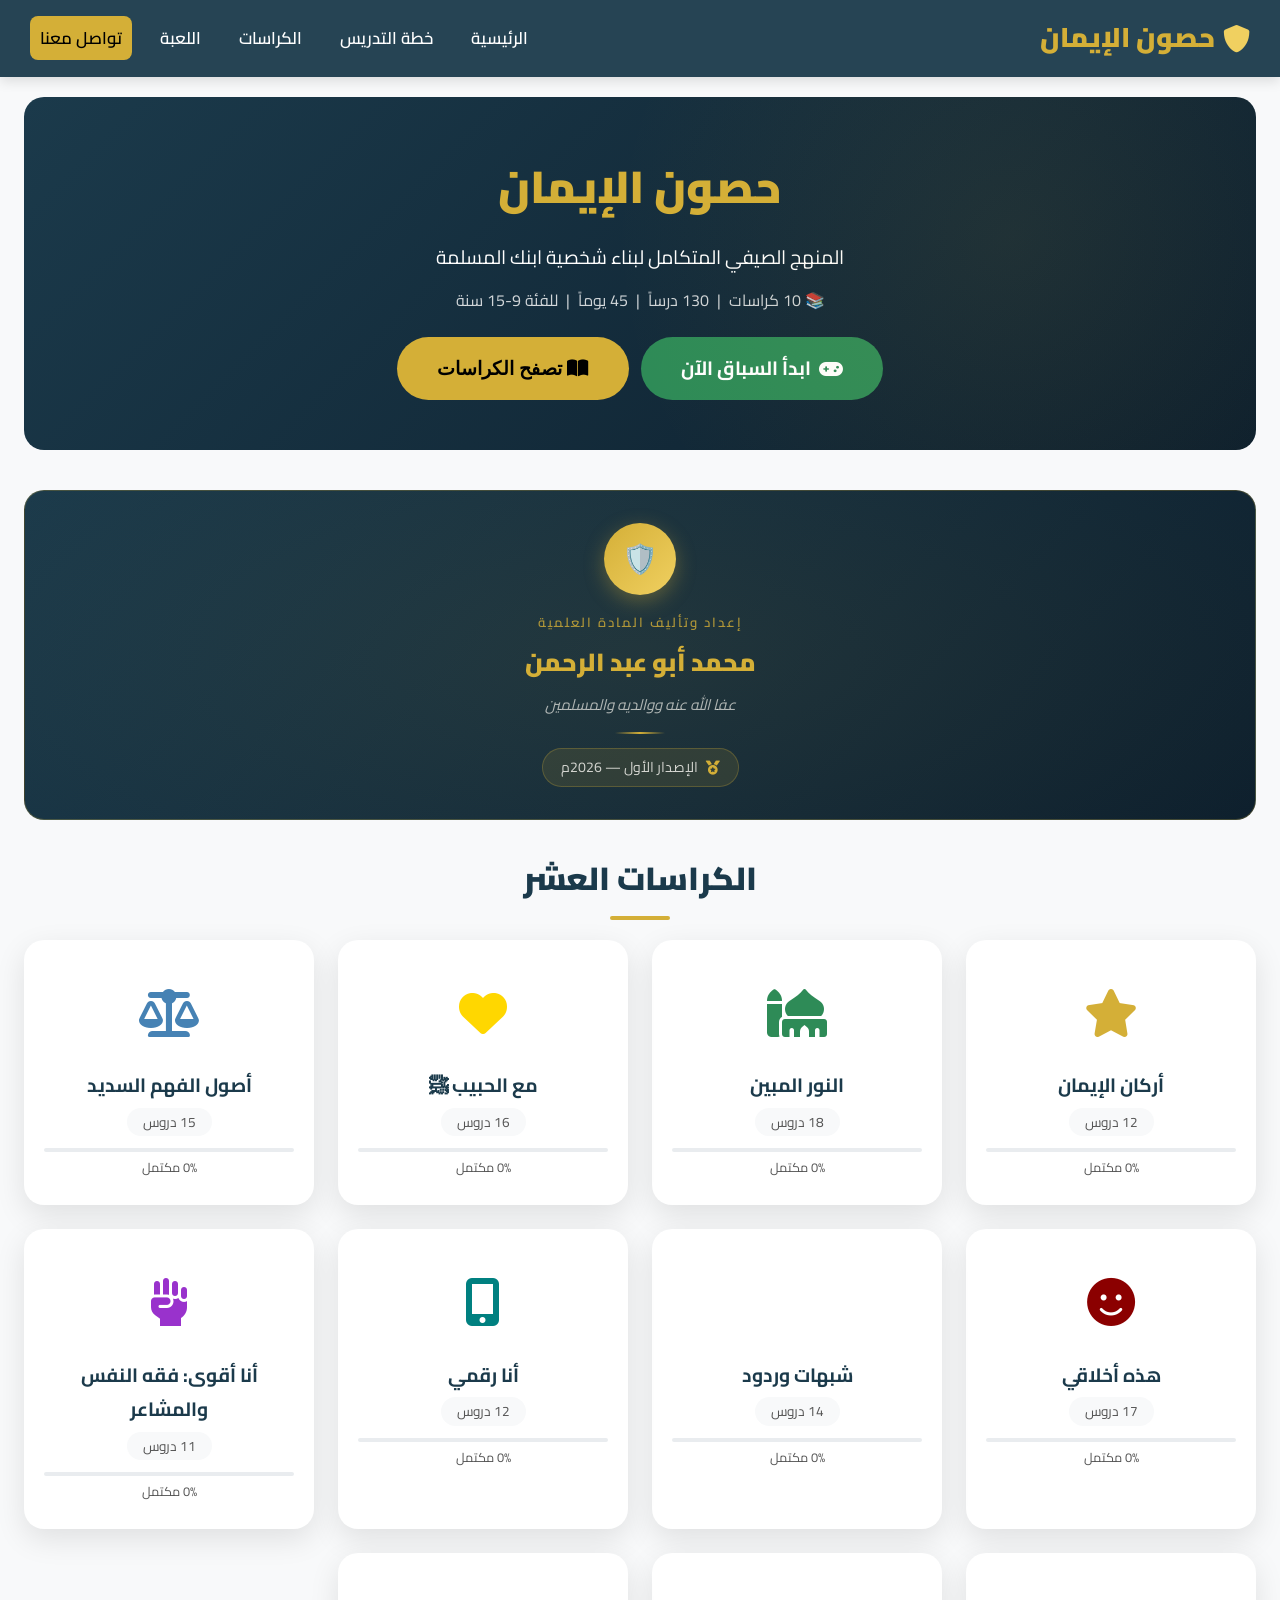
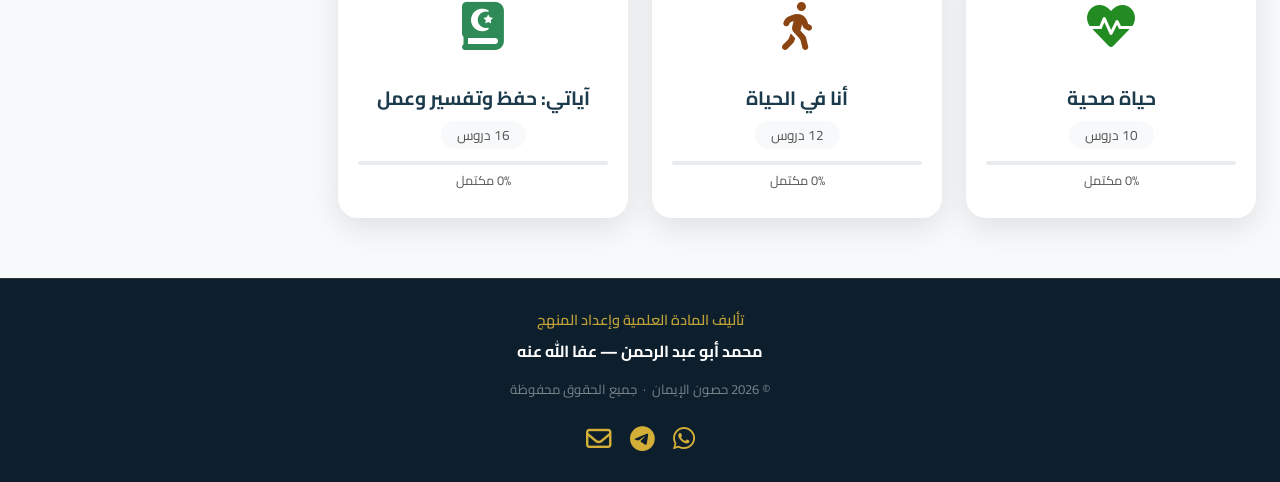
<file: index.html>
<!DOCTYPE html>
<html lang="ar" dir="rtl">
<head>
    <meta charset="UTF-8" />
    <meta name="viewport" content="width=device-width, initial-scale=1.0, viewport-fit=cover" />
    <title>2026 حصون الإيمان - المنهج الصيفي المتكامل</title>

    <!-- ===== PWA: تحويل لتطبيق هاتف أوف لاين ===== -->
    <link rel="manifest" href="manifest.json" />
    <meta name="theme-color" content="#D4AF37" />
    <meta name="mobile-web-app-capable" content="yes" />
    <meta name="apple-mobile-web-app-capable" content="yes" />
    <meta name="apple-mobile-web-app-status-bar-style" content="black-translucent" />
    <meta name="apple-mobile-web-app-title" content="حصون الإيمان" />
    <link rel="apple-touch-icon" href="icons/icon-192.png" />
    <!-- أيقونات iOS بأحجام مختلفة -->
    <link rel="apple-touch-icon" sizes="120x120" href="icons/icon-192.png" />
    <link rel="apple-touch-icon" sizes="152x152" href="icons/icon-192.png" />
    <link rel="apple-touch-icon" sizes="180x180" href="icons/icon-192.png" />
    <link rel="apple-touch-icon" sizes="192x192" href="icons/icon-192.png" />
    <!-- SEO وشارة التطبيق -->
    <meta name="description" content="لمنهج الصيفي المتكامل لبناء شخصية ابنك المسلمة - 10 كراسات - 130 درساً - للفئة 9-16 سنة" />
    <meta name="application-name" content="حصون الإيمان" />
    <!-- Google Fonts -->
    <link rel="preconnect" href="https://fonts.googleapis.com" />
    <link rel="preconnect" href="https://fonts.gstatic.com" crossorigin />
    <link href="https://fonts.googleapis.com/css2?family=Cairo:wght@400;600;700;900&display=swap" rel="stylesheet" />
    <!-- Font Awesome -->
    <link rel="stylesheet" href="https://cdnjs.cloudflare.com/ajax/libs/font-awesome/6.0.0-beta3/css/all.min.css" />
    <!-- ===== ملف الأنماط الخارجي ===== -->
    <link rel="stylesheet" href="styles.css" />
</head>
<body>

<!-- ===== شاشة البداية (Splash Screen) ===== -->
<div id="splashScreen">
    <div class="splash-icon"><i class="fas fa-shield-alt"></i></div>
    <h1>حصون الإيمان</h1>
    <p>المنهج الصيفي المتكامل</p>
    <p style="font-size:0.78rem;color:rgba(212,175,55,0.7);margin-top:6px;">تأليف: محمد أبو عبد الرحمن — عفا الله عنه</p>
    <div class="splash-loader"></div>
</div>

<!-- ===== شريط تقدم علوي ===== -->
<div id="topProgressBar"></div>

<!-- ===== بانر تثبيت التطبيق ===== -->
<div id="installBanner">
    <div class="install-icon">📲</div>
    <div class="install-text">
        <strong>ثبّت التطبيق</strong>
        <span>يعمل بدون إنترنت على جهازك</span>
    </div>
    <div class="install-btns">
        <button class="btn-install" id="btnInstall">تثبيت</button>
        <button class="btn-dismiss" id="btnDismiss">✕</button>
    </div>
</div>

    <!-- ===== شريط التنقل ===== -->
    <nav class="navbar">
        <a class="logo" onclick="navigateTo('home')">
            <i class="fas fa-shield-alt"></i> حصون الإيمان
        </a>
        <div class="hamburger" id="hamburger">
            <i class="fas fa-bars"></i>
        </div>
        <ul class="nav-links" id="navLinks">
            <li><a onclick="navigateTo('home')">الرئيسية</a></li>
            <li><a onclick="navigateTo('plan')">خطة التدريس</a></li>
            <li><a onclick="navigateTo('courses')">الكراسات</a></li>
            <li><a href="game.html">اللعبة</a></li>
            <li><a class="btn-nav" onclick="navigateTo('contact')">تواصل معنا</a></li>
        </ul>
    </nav>

    <!-- ===== الحاوية الرئيسية ===== -->
    <div class="app-container" id="appContainer"></div>

    <!-- ===== التذييل ===== -->
    <footer>
        <div class="footer-author">تأليف المادة العلمية وإعداد المنهج</div>
        <div class="footer-title">محمد أبو عبد الرحمن — عفا الله عنه</div>
        <div class="footer-copy">© 2026 حصون الإيمان &nbsp;·&nbsp; جميع الحقوق محفوظة</div>
        <div class="social-links">
            <a href="https://chat.whatsapp.com/ImbpCTYkTwHJvD9akTAIPD" title="واتساب">
                <i class="fab fa-whatsapp"></i>
            </a>
            <a href="https://t.me/+bHRjkt2DD_BmODhk" title="تليجرام">
                <i class="fab fa-telegram"></i>
            </a>
            <a href="mailto:abukora8@gmail.com" title="بريد إلكتروني">
                <i class="far fa-envelope"></i>
            </a>
        </div>
    </footer>

    <!-- ===== نافذة التشجيع ===== -->
    <div class="modal" id="cheerModal">
        <div class="modal-content">
            <span class="close-modal" onclick="closeModal()">&times;</span>
            <div class="stars">🌟🌟🌟🌟🌟</div>
            <h2 id="cheerMessage">أحسنت يا بطل!</h2>
            <p>لقد أتممت الدرس بنجاح، واصل رحلتك الإيمانية!</p>
            <button class="modal-btn" onclick="closeModal()">ممتاز! 🚀</button>
        </div>
    </div>

    <!-- ===== ملف جافاسكريبت الخارجي ===== -->
    <script src="app.js"></script>
</body>
</html>
</file>
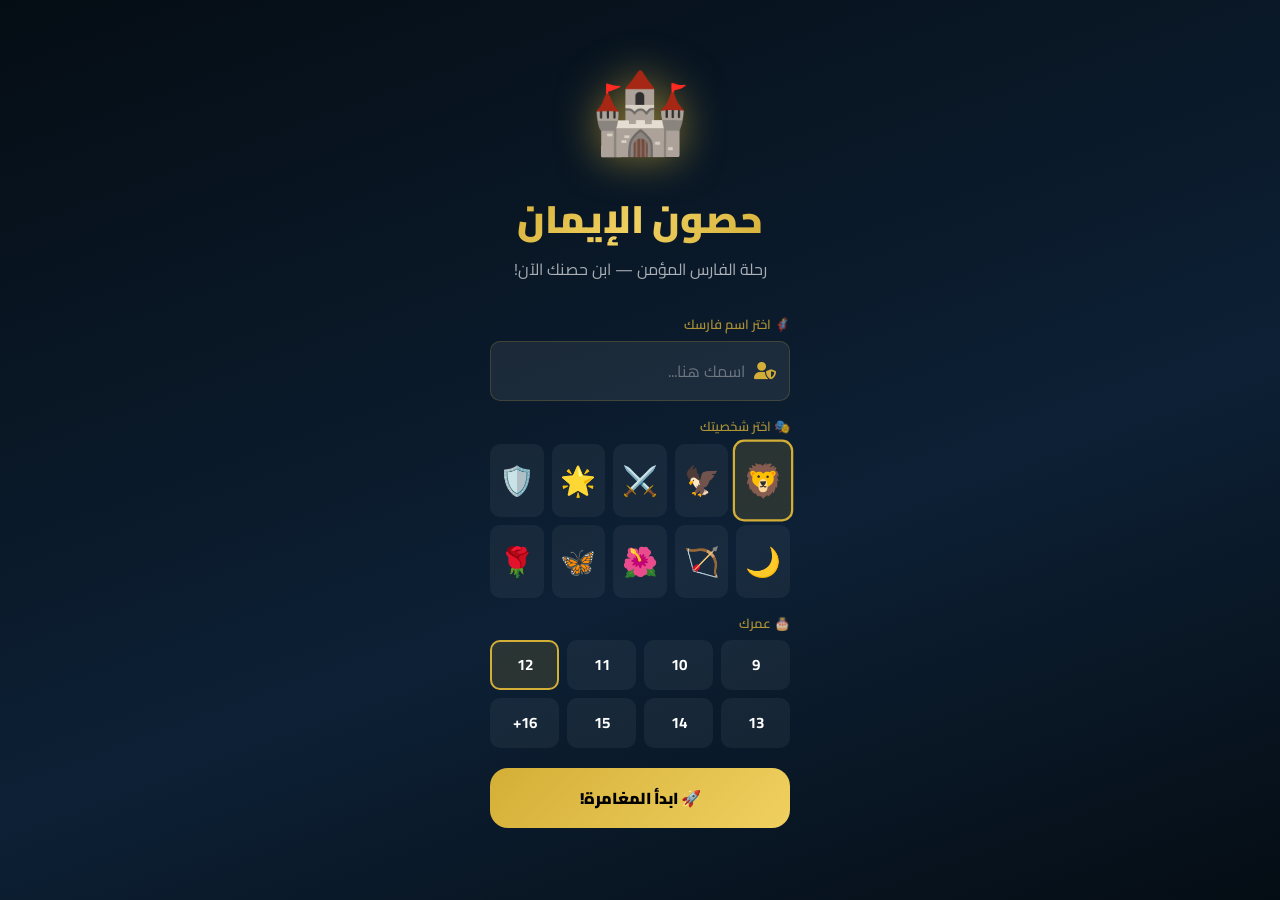
<file: game.html>
<!DOCTYPE html>
<html lang="ar" dir="rtl">
<head>
<meta charset="UTF-8"/>
<meta name="viewport" content="width=device-width, initial-scale=1.0, viewport-fit=cover"/>
<title>🏰 حصون الإيمان — اللعبة</title>
<link rel="manifest" href="manifest.json"/>
<meta name="theme-color" content="#1B3A4B"/>
<meta name="apple-mobile-web-app-capable" content="yes"/>
<meta name="apple-mobile-web-app-title" content="حصون الإيمان"/>
<link rel="apple-touch-icon" href="icons/icon-192.png"/>
<link rel="preconnect" href="https://fonts.googleapis.com"/>
<link href="https://fonts.googleapis.com/css2?family=Cairo:wght@400;600;700;900&display=swap" rel="stylesheet"/>
<link rel="stylesheet" href="https://cdnjs.cloudflare.com/ajax/libs/font-awesome/6.0.0-beta3/css/all.min.css"/>
<style>
/* ================================================================
   GAME VARIABLES & RESET
================================================================ */
:root {
  --navy:       #0D1F2D;
  --navy2:      #1B3A4B;
  --gold:       #D4AF37;
  --gold2:      #F0D060;
  --gold3:      #fff0a0;
  --green:      #27AE60;
  --red:        #E74C3C;
  --purple:     #8E44AD;
  --blue:       #2980B9;
  --orange:     #E67E22;
  --white:      #FFFFFF;
  --bg:         #0a1520;
  --card:       rgba(255,255,255,0.06);
  --card2:      rgba(255,255,255,0.10);
  --border:     rgba(212,175,55,0.20);
  --font:       'Cairo', sans-serif;
  --radius:     18px;
  --radius-sm:  10px;
  --glow-gold:  0 0 20px rgba(212,175,55,0.4);
  --glow-green: 0 0 20px rgba(39,174,96,0.5);
  --trans:      all 0.3s ease;
}
*{margin:0;padding:0;box-sizing:border-box;-webkit-tap-highlight-color:transparent;}
html,body{height:100%;overflow:hidden;}
body{
  font-family:var(--font);
  background:var(--bg);
  color:var(--white);
  line-height:1.7;
  position:relative;
}

/* ================================================================
   STAR BACKGROUND ANIMATION
================================================================ */
#starfield{
  position:fixed;inset:0;pointer-events:none;z-index:0;overflow:hidden;
}
.star{
  position:absolute;border-radius:50%;
  background:rgba(212,175,55,0.6);
  animation:twinkle var(--dur,3s) ease-in-out infinite var(--delay,0s);
}
@keyframes twinkle{
  0%,100%{opacity:0.2;transform:scale(1);}
  50%{opacity:0.9;transform:scale(1.4);}
}

/* ================================================================
   SCREENS SYSTEM
================================================================ */
.screen{
  position:fixed;inset:0;z-index:10;
  display:none;flex-direction:column;align-items:center;
  overflow-y:auto;padding-bottom:30px;
  background:linear-gradient(160deg,#0a1520 0%,#0d2035 50%,#0a1520 100%);
}
.screen.active{display:flex;}

/* ================================================================
   HUD — TOP BAR
================================================================ */
#hud{
  position:fixed;top:0;left:0;right:0;z-index:100;
  display:none;
  background:rgba(13,31,45,0.95);
  backdrop-filter:blur(12px);
  padding:10px 16px;
  border-bottom:1px solid var(--border);
  align-items:center;gap:10px;
  flex-wrap:wrap;
}
#hud.visible{display:flex;}
.hud-stat{
  display:flex;align-items:center;gap:5px;
  background:rgba(255,255,255,0.06);
  padding:5px 12px;border-radius:30px;
  font-size:0.88rem;font-weight:700;
  border:1px solid rgba(255,255,255,0.08);
  white-space:nowrap;
}
.hud-stat .icon{font-size:1rem;}
#hud-xp .icon{color:#D4AF37;}
#hud-gems .icon{color:#3498DB;}
#hud-streak .icon{color:#E74C3C;}
#hud-level{
  background:linear-gradient(135deg,#D4AF37,#F0D060);
  color:#000;font-weight:900;
  padding:5px 14px;border-radius:30px;font-size:0.88rem;
}
.hud-xp-bar{
  flex:1;min-width:80px;
  height:6px;background:rgba(255,255,255,0.1);
  border-radius:4px;overflow:hidden;
}
.hud-xp-bar-fill{
  height:100%;background:linear-gradient(90deg,#D4AF37,#F0D060);
  border-radius:4px;transition:width 0.6s ease;
}
.hud-right{margin-right:auto;}

/* ================================================================
   PARTICLES & EFFECTS
================================================================ */
#particles-container{
  position:fixed;inset:0;pointer-events:none;z-index:200;overflow:hidden;
}
.particle{
  position:absolute;border-radius:50%;pointer-events:none;
  animation:particle-rise 1.2s ease-out forwards;
}
@keyframes particle-rise{
  0%{opacity:1;transform:translateY(0) scale(1);}
  100%{opacity:0;transform:translateY(-120px) scale(0.3);}
}
#floating-text{
  position:fixed;top:50%;left:50%;transform:translate(-50%,-50%);
  z-index:300;pointer-events:none;
  font-size:2.5rem;font-weight:900;
  color:var(--gold2);
  text-shadow:0 0 30px rgba(212,175,55,0.8);
  animation:float-up 1.4s ease-out forwards;
  display:none;
  text-align:center;
}
@keyframes float-up{
  0%{opacity:1;transform:translate(-50%,-50%) scale(0.5);}
  40%{opacity:1;transform:translate(-50%,-70%) scale(1.1);}
  100%{opacity:0;transform:translate(-50%,-100%) scale(0.9);}
}

/* ================================================================
   SCREEN 1: WELCOME / ONBOARDING
================================================================ */
#screen-welcome{
  justify-content:center;
  background:linear-gradient(160deg,#050d14 0%,#0d2035 60%,#050d14 100%);
}
.welcome-castle{
  font-size:5rem;margin-bottom:8px;
  animation:castle-glow 2s ease-in-out infinite alternate;
  filter:drop-shadow(0 0 20px rgba(212,175,55,0.6));
}
@keyframes castle-glow{
  from{filter:drop-shadow(0 0 15px rgba(212,175,55,0.4));}
  to{filter:drop-shadow(0 0 35px rgba(212,175,55,0.9));}
}
.welcome-title{
  font-size:2.4rem;font-weight:900;
  background:linear-gradient(135deg,#D4AF37,#F0D060,#D4AF37);
  -webkit-background-clip:text;-webkit-text-fill-color:transparent;
  background-clip:text;
  text-align:center;margin-bottom:4px;
}
.welcome-sub{
  font-size:1rem;color:rgba(255,255,255,0.65);
  text-align:center;margin-bottom:30px;
}
.welcome-form{
  width:100%;max-width:340px;padding:0 20px;
  display:flex;flex-direction:column;gap:14px;
}
.input-group{position:relative;}
.input-group i{
  position:absolute;right:14px;top:50%;transform:translateY(-50%);
  color:var(--gold);font-size:1.1rem;
}
.game-input{
  width:100%;padding:14px 44px 14px 16px;
  background:rgba(255,255,255,0.07);
  border:1.5px solid var(--border);
  border-radius:var(--radius-sm);
  color:var(--white);font-family:var(--font);font-size:1rem;
  outline:none;transition:var(--trans);
}
.game-input:focus{border-color:var(--gold);box-shadow:0 0 0 3px rgba(212,175,55,0.15);}
.game-input::placeholder{color:rgba(255,255,255,0.35);}
.avatar-grid{
  display:grid;grid-template-columns:repeat(5,1fr);gap:8px;
}
.avatar-opt{
  font-size:1.8rem;text-align:center;
  padding:10px 4px;border-radius:var(--radius-sm);
  cursor:pointer;
  background:rgba(255,255,255,0.05);
  border:2px solid transparent;
  transition:var(--trans);
}
.avatar-opt:hover,.avatar-opt.chosen{
  border-color:var(--gold);
  background:rgba(212,175,55,0.15);
  transform:scale(1.12);
}
.age-grid{
  display:grid;grid-template-columns:repeat(4,1fr);gap:8px;
}
.age-opt{
  padding:10px 4px;text-align:center;
  border-radius:var(--radius-sm);cursor:pointer;
  background:rgba(255,255,255,0.05);
  border:2px solid transparent;
  font-size:0.95rem;font-weight:700;
  transition:var(--trans);
}
.age-opt:hover,.age-opt.chosen{
  border-color:var(--gold);
  background:rgba(212,175,55,0.15);
}
.label-small{
  font-size:0.82rem;color:rgba(212,175,55,0.8);
  margin-bottom:6px;font-weight:600;
}

/* ================================================================
   SCREEN 2: MAP (World Map)
================================================================ */
#screen-map{padding-top:80px;}
.map-header{
  text-align:center;padding:20px 16px 10px;width:100%;
}
.map-header h1{
  font-size:1.6rem;font-weight:900;color:var(--gold);
}
.player-greeting{
  font-size:0.95rem;color:rgba(255,255,255,0.7);margin-top:4px;
}
.map-grid{
  width:100%;max-width:480px;padding:10px 16px 20px;
  display:flex;flex-direction:column;gap:14px;
}
.fortress-card{
  background:var(--card);
  border:1.5px solid var(--border);
  border-radius:var(--radius);
  padding:18px 16px;
  cursor:pointer;
  transition:var(--trans);
  position:relative;overflow:hidden;
  display:flex;align-items:center;gap:16px;
}
.fortress-card::before{
  content:'';position:absolute;inset:0;
  background:linear-gradient(135deg,transparent,rgba(212,175,55,0.04));
  pointer-events:none;
}
.fortress-card:hover,.fortress-card:active{
  transform:translateY(-3px);
  border-color:var(--gold);
  box-shadow:0 8px 30px rgba(0,0,0,0.3),var(--glow-gold);
}
.fortress-card.locked{
  opacity:0.5;cursor:not-allowed;
  filter:grayscale(0.6);
}
.fortress-card.locked:hover{transform:none;box-shadow:none;border-color:var(--border);}
.fortress-card.completed{
  border-color:var(--green);
  box-shadow:var(--glow-green);
}
.fortress-icon-wrap{
  width:60px;height:60px;flex-shrink:0;
  background:rgba(255,255,255,0.07);
  border-radius:14px;
  display:flex;align-items:center;justify-content:center;
  font-size:1.8rem;
  border:1.5px solid rgba(255,255,255,0.1);
  position:relative;
}
.fortress-icon-wrap .lock-badge{
  position:absolute;top:-6px;right:-6px;
  background:#555;border-radius:50%;
  width:20px;height:20px;
  display:flex;align-items:center;justify-content:center;
  font-size:0.6rem;
}
.fortress-info{flex:1;min-width:0;}
.fortress-name{
  font-size:1.05rem;font-weight:900;
  color:var(--white);margin-bottom:3px;
}
.fortress-meta{
  font-size:0.8rem;color:rgba(255,255,255,0.55);
  margin-bottom:8px;
}
.fortress-prog-wrap{
  height:5px;background:rgba(255,255,255,0.1);
  border-radius:4px;overflow:hidden;margin-bottom:4px;
}
.fortress-prog-fill{
  height:100%;border-radius:4px;
  transition:width 0.7s ease;
}
.fortress-pct{
  font-size:0.75rem;color:rgba(255,255,255,0.5);
}
.fortress-badge{
  width:32px;flex-shrink:0;
  display:flex;align-items:center;justify-content:center;
  font-size:1.4rem;
}
.chapter-number{
  position:absolute;top:10px;left:14px;
  font-size:0.7rem;font-weight:700;
  color:rgba(212,175,55,0.6);
  letter-spacing:1px;
}

/* ================================================================
   SCREEN 3: LESSONS LIST
================================================================ */
#screen-lessons{padding-top:80px;}
.back-bar{
  width:100%;padding:14px 16px;
  display:flex;align-items:center;gap:12px;
}
.btn-back-game{
  background:rgba(255,255,255,0.08);
  border:1px solid var(--border);
  color:var(--white);padding:8px 16px;
  border-radius:30px;font-family:var(--font);
  font-size:0.9rem;font-weight:700;cursor:pointer;
  display:flex;align-items:center;gap:6px;
  transition:var(--trans);
}
.btn-back-game:hover{background:rgba(255,255,255,0.14);}
.lesson-fortress-title{
  font-size:1.1rem;font-weight:900;color:var(--gold);
}
.lessons-list{
  width:100%;max-width:480px;padding:4px 16px 20px;
  display:flex;flex-direction:column;gap:10px;
}
.lesson-row{
  background:var(--card);
  border:1.5px solid var(--border);
  border-radius:var(--radius-sm);
  padding:14px 16px;
  display:flex;align-items:center;gap:14px;
  cursor:pointer;transition:var(--trans);
  position:relative;overflow:hidden;
}
.lesson-row.done{border-color:rgba(39,174,96,0.5);}
.lesson-row.locked{opacity:0.45;cursor:not-allowed;}
.lesson-row:not(.locked):hover{
  border-color:var(--gold);
  transform:translateX(-4px);
  box-shadow:4px 0 20px rgba(0,0,0,0.3);
}
.lesson-num{
  width:38px;height:38px;flex-shrink:0;
  border-radius:50%;
  display:flex;align-items:center;justify-content:center;
  font-weight:900;font-size:0.9rem;
  background:rgba(255,255,255,0.08);
  border:1.5px solid rgba(255,255,255,0.15);
}
.lesson-row.done .lesson-num{
  background:var(--green);border-color:var(--green);
}
.lesson-row.current .lesson-num{
  background:var(--gold);color:#000;border-color:var(--gold);
  animation:pulse-num 1.5s ease infinite;
}
@keyframes pulse-num{
  0%,100%{box-shadow:0 0 0 0 rgba(212,175,55,0.5);}
  50%{box-shadow:0 0 0 8px rgba(212,175,55,0);}
}
.lesson-info{flex:1;}
.lesson-title-row{
  font-size:0.95rem;font-weight:700;
  color:var(--white);margin-bottom:3px;
}
.lesson-xp-tag{
  display:inline-flex;align-items:center;gap:4px;
  font-size:0.75rem;color:var(--gold);
  background:rgba(212,175,55,0.1);
  padding:2px 10px;border-radius:20px;
}
.lesson-status-icon{font-size:1.3rem;}

/* ================================================================
   SCREEN 4: LESSON CONTENT READER
================================================================ */
#screen-lesson{padding-top:80px;}
.lesson-content-wrap{
  width:100%;max-width:600px;padding:10px 16px 20px;
}
.lesson-card-game{
  background:var(--card);
  border:1px solid var(--border);
  border-radius:var(--radius);
  margin-bottom:14px;overflow:hidden;
}
.section-header-game{
  padding:12px 16px;
  display:flex;align-items:center;gap:10px;
  border-bottom:1px solid rgba(255,255,255,0.06);
}
.section-icon-circle{
  width:36px;height:36px;flex-shrink:0;
  border-radius:50%;
  display:flex;align-items:center;justify-content:center;
  font-size:1rem;font-weight:900;
}
.section-type-label{
  font-size:0.85rem;font-weight:700;color:var(--gold);
}
.section-body{
  padding:14px 16px;
  font-size:0.95rem;line-height:1.85;
  color:rgba(255,255,255,0.88);
}
.section-body p{margin-bottom:10px;}
/* Quran style */
.quran-text{
  font-size:1.05rem;
  color:var(--gold2);
  background:rgba(212,175,55,0.07);
  border-right:3px solid var(--gold);
  padding:10px 14px;
  border-radius:0 8px 8px 0;
  margin:8px 0;line-height:2;
}
/* Hadith style */
.hadith-text{
  font-size:0.95rem;
  color:#a8d8ea;
  background:rgba(41,128,185,0.08);
  border-right:3px solid #2980B9;
  padding:10px 14px;
  border-radius:0 8px 8px 0;
  margin:8px 0;
}
.source-tag{
  font-size:0.78rem;
  color:rgba(255,255,255,0.45);
  font-style:italic;margin-top:4px;
  display:block;
}
/* Read Complete Button */
.btn-read-done{
  display:flex;align-items:center;justify-content:center;gap:10px;
  width:100%;padding:16px;margin-top:10px;
  background:linear-gradient(135deg,#1B3A4B,#0D2035);
  border:2px solid var(--gold);
  border-radius:var(--radius);
  color:var(--gold);font-family:var(--font);font-size:1.1rem;font-weight:900;
  cursor:pointer;transition:var(--trans);
}
.btn-read-done:hover{
  background:linear-gradient(135deg,var(--gold),var(--gold2));
  color:#000;box-shadow:var(--glow-gold);
}

/* ================================================================
   SCREEN 5: QUIZ
================================================================ */
#screen-quiz{justify-content:flex-start;padding-top:80px;}
.quiz-wrap{
  width:100%;max-width:480px;
  padding:10px 16px 30px;
}
.quiz-progress-bar{
  height:6px;background:rgba(255,255,255,0.1);
  border-radius:4px;overflow:hidden;margin-bottom:20px;
}
.quiz-progress-fill{
  height:100%;background:linear-gradient(90deg,var(--gold),var(--gold2));
  border-radius:4px;transition:width 0.4s ease;
}
.quiz-q-num{
  font-size:0.8rem;color:rgba(212,175,55,0.7);
  margin-bottom:6px;font-weight:600;letter-spacing:1px;
}
.quiz-question{
  font-size:1.15rem;font-weight:700;
  color:var(--white);margin-bottom:20px;
  line-height:1.7;
  background:var(--card);
  border:1px solid var(--border);
  border-radius:var(--radius);
  padding:18px 16px;
}
.quiz-options{
  display:flex;flex-direction:column;gap:10px;
  margin-bottom:16px;
}
.quiz-opt{
  padding:14px 16px;
  background:var(--card);
  border:1.5px solid var(--border);
  border-radius:var(--radius-sm);
  color:var(--white);font-family:var(--font);font-size:0.97rem;font-weight:600;
  cursor:pointer;transition:var(--trans);
  text-align:right;
  display:flex;align-items:center;gap:10px;
}
.quiz-opt:hover:not(:disabled){
  border-color:var(--gold);
  background:rgba(212,175,55,0.08);
  transform:translateX(-4px);
}
.quiz-opt.correct{
  border-color:var(--green);
  background:rgba(39,174,96,0.15);
  animation:correct-pulse 0.4s ease;
}
.quiz-opt.wrong{
  border-color:var(--red);
  background:rgba(231,76,60,0.12);
  animation:shake 0.4s ease;
}
@keyframes correct-pulse{
  0%{transform:scale(1);}50%{transform:scale(1.03);}100%{transform:scale(1);}
}
@keyframes shake{
  0%,100%{transform:translateX(0);}
  25%{transform:translateX(-8px);}75%{transform:translateX(8px);}
}
.opt-circle{
  width:30px;height:30px;flex-shrink:0;
  border-radius:50%;
  border:1.5px solid rgba(255,255,255,0.2);
  display:flex;align-items:center;justify-content:center;
  font-weight:900;font-size:0.85rem;
  background:rgba(255,255,255,0.05);
}
.quiz-feedback{
  padding:14px 16px;
  border-radius:var(--radius-sm);
  font-size:0.95rem;font-weight:600;
  margin-bottom:14px;
  display:none;
  line-height:1.6;
}
.quiz-feedback.correct-fb{
  background:rgba(39,174,96,0.12);
  border:1px solid rgba(39,174,96,0.3);
  color:#7defa5;
}
.quiz-feedback.wrong-fb{
  background:rgba(231,76,60,0.1);
  border:1px solid rgba(231,76,60,0.3);
  color:#f1a0a0;
}
.btn-next-q{
  display:flex;align-items:center;justify-content:center;gap:8px;
  width:100%;padding:15px;
  background:linear-gradient(135deg,var(--gold),var(--gold2));
  color:#000;border:none;border-radius:var(--radius);
  font-family:var(--font);font-size:1.05rem;font-weight:900;
  cursor:pointer;transition:var(--trans);
  display:none;
}
.btn-next-q:hover{transform:translateY(-2px);box-shadow:var(--glow-gold);}
.quiz-timer{
  text-align:center;font-size:2rem;font-weight:900;
  color:var(--gold);margin-bottom:10px;
  font-variant-numeric:tabular-nums;
}
.quiz-timer.urgent{color:var(--red);animation:blink 0.5s ease infinite alternate;}
@keyframes blink{from{opacity:1;}to{opacity:0.4;};}

/* ================================================================
   SCREEN 6: LESSON RESULT
================================================================ */
#screen-result{justify-content:center;}
.result-wrap{
  text-align:center;padding:30px 20px;
  max-width:360px;width:100%;
}
.result-emoji{
  font-size:4.5rem;margin-bottom:10px;
  animation:bounce-in 0.6s cubic-bezier(0.175,0.885,0.32,1.275);
}
@keyframes bounce-in{
  0%{transform:scale(0);}60%{transform:scale(1.2);}100%{transform:scale(1);}
}
.result-title{
  font-size:1.8rem;font-weight:900;
  background:linear-gradient(135deg,var(--gold),var(--gold2));
  -webkit-background-clip:text;-webkit-text-fill-color:transparent;
  background-clip:text;
  margin-bottom:6px;
}
.result-subtitle{
  font-size:0.95rem;color:rgba(255,255,255,0.6);
  margin-bottom:22px;
}
.result-stats{
  display:grid;grid-template-columns:repeat(3,1fr);gap:10px;
  margin-bottom:22px;
}
.result-stat-box{
  background:var(--card);
  border:1px solid var(--border);
  border-radius:var(--radius-sm);
  padding:14px 8px;text-align:center;
}
.result-stat-box .stat-val{
  font-size:1.6rem;font-weight:900;color:var(--gold);
}
.result-stat-box .stat-lbl{
  font-size:0.75rem;color:rgba(255,255,255,0.5);margin-top:3px;
}
.stars-row{
  display:flex;justify-content:center;gap:6px;
  font-size:2.2rem;margin-bottom:20px;
}
.star-item{
  animation:star-pop 0.3s ease forwards;
  opacity:0;
}
.star-item:nth-child(1){animation-delay:0.2s;}
.star-item:nth-child(2){animation-delay:0.5s;}
.star-item:nth-child(3){animation-delay:0.8s;}
@keyframes star-pop{
  0%{opacity:0;transform:scale(0) rotate(-30deg);}
  100%{opacity:1;transform:scale(1) rotate(0);}
}
.result-badge{
  display:inline-flex;align-items:center;gap:8px;
  background:rgba(212,175,55,0.1);
  border:1px solid rgba(212,175,55,0.3);
  padding:8px 20px;border-radius:30px;
  font-size:0.9rem;color:var(--gold);font-weight:700;
  margin-bottom:20px;
}
.result-btns{display:flex;flex-direction:column;gap:10px;}
.btn-primary-game{
  padding:15px;border-radius:var(--radius);border:none;
  background:linear-gradient(135deg,var(--gold),var(--gold2));
  color:#000;font-family:var(--font);font-size:1rem;font-weight:900;
  cursor:pointer;transition:var(--trans);
  display:flex;align-items:center;justify-content:center;gap:8px;
}
.btn-primary-game:hover{transform:translateY(-2px);box-shadow:var(--glow-gold);}
.btn-secondary-game{
  padding:13px;border-radius:var(--radius);
  border:1.5px solid var(--border);
  background:transparent;
  color:var(--white);font-family:var(--font);font-size:0.95rem;font-weight:700;
  cursor:pointer;transition:var(--trans);
  display:flex;align-items:center;justify-content:center;gap:8px;
}
.btn-secondary-game:hover{border-color:var(--gold);color:var(--gold);}

/* ================================================================
   SCREEN 7: FORTRESS COMPLETE
================================================================ */
#screen-fortress-win{justify-content:center;}
.fortress-win-wrap{
  text-align:center;padding:30px 20px;max-width:360px;width:100%;
}
.win-castle{
  font-size:5rem;margin-bottom:10px;
  animation:castle-float 2s ease-in-out infinite;
  filter:drop-shadow(0 0 30px rgba(212,175,55,0.8));
}
@keyframes castle-float{
  0%,100%{transform:translateY(0);}
  50%{transform:translateY(-12px);}
}
.win-title{
  font-size:1.9rem;font-weight:900;color:var(--gold);
  margin-bottom:6px;
}
.win-sub{font-size:1rem;color:rgba(255,255,255,0.65);margin-bottom:24px;}
.badge-earned{
  background:linear-gradient(135deg,rgba(212,175,55,0.15),rgba(212,175,55,0.05));
  border:2px solid var(--gold);
  border-radius:var(--radius);
  padding:20px 16px;margin-bottom:22px;
  position:relative;overflow:hidden;
}
.badge-earned::before{
  content:'✦';position:absolute;top:8px;right:12px;
  color:rgba(212,175,55,0.3);font-size:1.5rem;
}
.badge-icon{font-size:3rem;margin-bottom:8px;}
.badge-name{font-size:1.1rem;font-weight:900;color:var(--gold);}
.badge-desc{font-size:0.82rem;color:rgba(255,255,255,0.55);margin-top:4px;}

/* ================================================================
   SCREEN 8: PROFILE / TROPHY ROOM
================================================================ */
#screen-profile{padding-top:80px;}
.profile-wrap{width:100%;max-width:480px;padding:10px 16px 30px;}
.profile-hero{
  background:linear-gradient(135deg,rgba(212,175,55,0.1),rgba(212,175,55,0.03));
  border:1px solid var(--border);
  border-radius:var(--radius);
  padding:24px 16px;text-align:center;margin-bottom:16px;
}
.profile-avatar{font-size:3.5rem;margin-bottom:6px;}
.profile-name{font-size:1.4rem;font-weight:900;color:var(--gold);}
.profile-level-tag{
  display:inline-block;
  background:linear-gradient(135deg,var(--gold),var(--gold2));
  color:#000;font-weight:900;font-size:0.85rem;
  padding:4px 16px;border-radius:20px;margin:6px 0;
}
.profile-xp-bar-wrap{
  height:8px;background:rgba(255,255,255,0.1);
  border-radius:4px;overflow:hidden;margin:10px 0 4px;
}
.profile-xp-bar-fill{
  height:100%;border-radius:4px;
  background:linear-gradient(90deg,var(--gold),var(--gold2));
  transition:width 0.8s ease;
}
.profile-xp-label{font-size:0.8rem;color:rgba(255,255,255,0.45);}
.stats-grid{
  display:grid;grid-template-columns:repeat(2,1fr);gap:10px;
  margin-bottom:16px;
}
.stat-card{
  background:var(--card);border:1px solid var(--border);
  border-radius:var(--radius-sm);
  padding:16px;text-align:center;
}
.stat-card .s-icon{font-size:1.6rem;margin-bottom:4px;}
.stat-card .s-val{font-size:1.4rem;font-weight:900;color:var(--gold);}
.stat-card .s-lbl{font-size:0.75rem;color:rgba(255,255,255,0.45);margin-top:2px;}
.badges-section h3{
  font-size:1rem;font-weight:700;color:var(--gold);
  margin-bottom:12px;
}
.badges-grid{
  display:grid;grid-template-columns:repeat(4,1fr);gap:8px;
}
.badge-cell{
  background:var(--card);border:1px solid var(--border);
  border-radius:var(--radius-sm);
  padding:12px 4px;text-align:center;
  position:relative;
}
.badge-cell .b-icon{font-size:1.8rem;}
.badge-cell .b-name{font-size:0.65rem;color:rgba(255,255,255,0.5);margin-top:4px;}
.badge-cell.locked-badge{filter:grayscale(1);opacity:0.35;}
.badge-cell.locked-badge .b-icon::after{
  content:'🔒';position:absolute;
  bottom:28px;right:50%;transform:translateX(50%);
  font-size:0.8rem;
}

/* ================================================================
   MODAL OVERLAY
================================================================ */
.modal-overlay{
  position:fixed;inset:0;z-index:500;
  background:rgba(0,0,0,0.8);backdrop-filter:blur(6px);
  display:none;align-items:center;justify-content:center;padding:20px;
}
.modal-overlay.open{display:flex;}
.modal-box{
  background:linear-gradient(160deg,#0d2035,#0a1520);
  border:1.5px solid var(--border);
  border-radius:var(--radius);
  padding:30px 22px;text-align:center;
  max-width:340px;width:100%;
  animation:modal-in 0.35s cubic-bezier(0.175,0.885,0.32,1.275);
}
@keyframes modal-in{
  from{transform:scale(0.7);opacity:0;}
  to{transform:scale(1);opacity:1;}
}
.modal-box h2{font-size:1.4rem;font-weight:900;color:var(--gold);margin-bottom:8px;}
.modal-box p{font-size:0.92rem;color:rgba(255,255,255,0.65);margin-bottom:20px;}

/* ================================================================
   BOTTOM NAV
================================================================ */
#bottom-nav{
  position:fixed;bottom:0;left:0;right:0;z-index:100;
  display:none;
  background:rgba(10,21,32,0.97);
  backdrop-filter:blur(12px);
  border-top:1px solid var(--border);
  padding:8px 0;padding-bottom:calc(8px + env(safe-area-inset-bottom));
}
#bottom-nav.visible{display:flex;justify-content:space-around;align-items:center;}
.nav-item{
  display:flex;flex-direction:column;align-items:center;gap:3px;
  padding:6px 16px;cursor:pointer;
  color:rgba(255,255,255,0.4);font-size:0.7rem;font-weight:600;
  transition:var(--trans);border-radius:8px;
}
.nav-item i{font-size:1.3rem;}
.nav-item.active,.nav-item:hover{color:var(--gold);}
.nav-item.active i{
  filter:drop-shadow(0 0 6px rgba(212,175,55,0.7));
}

/* ================================================================
   UTILITY
================================================================ */
.gold-text{color:var(--gold);}
.center{text-align:center;}
.mt-10{margin-top:10px;}
.w100{width:100%;}
.btn-icon-text{display:flex;align-items:center;gap:8px;justify-content:center;}
.divider{height:1px;background:var(--border);margin:14px 0;}

/* Section type colors */
.st-paragraph .section-icon-circle{background:rgba(212,175,55,0.15);color:var(--gold);}
.st-quote .section-icon-circle{background:rgba(41,128,185,0.15);color:#60b8e8;}
.st-explanation .section-icon-circle{background:rgba(142,68,173,0.15);color:#c39bd3;}
.st-application .section-icon-circle{background:rgba(39,174,96,0.15);color:#82e0aa;}
.st-benefit .section-icon-circle{background:rgba(230,126,34,0.15);color:#f0b27a;}

/* Smooth scrolling for content screen */
#screen-lesson{overflow-y:auto;}
.screen{-webkit-overflow-scrolling:touch;}

/* XP popup */
.xp-popup{
  position:fixed;z-index:400;
  pointer-events:none;
  font-size:1.2rem;font-weight:900;
  color:var(--gold2);
  text-shadow:0 2px 8px rgba(0,0,0,0.5);
  animation:xp-float 1.5s ease-out forwards;
}
@keyframes xp-float{
  0%{opacity:1;transform:translateY(0) scale(1);}
  100%{opacity:0;transform:translateY(-60px) scale(0.8);}
}

/* Streak flame */
.streak-flame{
  animation:flame-flicker 0.8s ease-in-out infinite alternate;
}
@keyframes flame-flicker{
  from{filter:hue-rotate(-10deg) brightness(1);}
  to{filter:hue-rotate(10deg) brightness(1.3);}
}

/* Confetti */
.confetti-piece{
  position:fixed;pointer-events:none;z-index:600;
  width:8px;height:8px;border-radius:2px;
  animation:confetti-fall var(--dur,2s) ease-in var(--delay,0s) forwards;
}
@keyframes confetti-fall{
  0%{transform:translateY(-20px) rotate(0deg);opacity:1;}
  100%{transform:translateY(100vh) rotate(720deg);opacity:0;}
}

/* Responsive tweaks */
@media(max-width:380px){
  .welcome-title{font-size:1.9rem;}
  .avatar-opt{font-size:1.4rem;}
  .fortress-icon-wrap{width:50px;height:50px;font-size:1.5rem;}
}


/* ===== ADMIN COURSE BUILDER ===== */
.admin-wrap{
  width:100%;max-width:980px;margin:0 auto;padding:82px 16px 110px;color:var(--text);
}
.admin-hero{
  background:linear-gradient(135deg,rgba(212,175,55,.16),rgba(46,139,87,.12));
  border:1px solid rgba(212,175,55,.25);border-radius:18px;padding:18px;margin-bottom:14px;
}
.admin-hero h2{margin:0 0 6px;font-size:1.35rem;color:var(--gold);}
.admin-hero p{margin:0;color:rgba(255,255,255,.72);font-size:.9rem;line-height:1.7;}
.admin-grid{display:grid;grid-template-columns:1fr 1fr;gap:14px;align-items:start;}
.admin-panel{
  background:rgba(13,31,45,.82);border:1px solid rgba(255,255,255,.1);border-radius:16px;padding:16px;
  box-shadow:0 12px 30px rgba(0,0,0,.18);
}
.admin-panel.full{grid-column:1/-1;}
.admin-panel h3{margin:0 0 12px;color:#fff;font-size:1rem;display:flex;gap:8px;align-items:center;}
.admin-field{margin-bottom:10px;}
.admin-field label{display:block;font-size:.78rem;color:rgba(255,255,255,.68);margin-bottom:5px;font-weight:800;}
.admin-field input,.admin-field select,.admin-field textarea{
  width:100%;border:1px solid rgba(255,255,255,.14);background:rgba(255,255,255,.08);color:#fff;
  border-radius:10px;padding:10px 12px;font-family:var(--font);font-size:.9rem;outline:none;
}
.admin-field select option{color:#111;}
.admin-field textarea{min-height:120px;resize:vertical;line-height:1.7;}
.admin-field .hint{font-size:.7rem;color:rgba(255,255,255,.46);margin-top:4px;line-height:1.5;}
.admin-actions{display:flex;gap:8px;flex-wrap:wrap;margin-top:8px;}
.admin-btn{
  border:0;border-radius:999px;padding:10px 14px;font-family:var(--font);font-weight:900;cursor:pointer;
  display:inline-flex;align-items:center;gap:7px;transition:transform .2s ease,filter .2s ease;
}
.admin-btn:hover{transform:translateY(-1px);filter:brightness(1.08);}
.admin-btn.primary{background:var(--gold);color:#111;}
.admin-btn.secondary{background:rgba(255,255,255,.12);color:#fff;border:1px solid rgba(255,255,255,.1);}
.admin-btn.danger{background:#c0392b;color:#fff;}
.admin-list{display:grid;gap:10px;}
.admin-course-item{border:1px solid rgba(255,255,255,.1);border-radius:14px;padding:12px;background:rgba(255,255,255,.055);}
.admin-course-head{display:flex;align-items:center;justify-content:space-between;gap:10px;margin-bottom:8px;}
.admin-course-title{display:flex;align-items:center;gap:8px;color:#fff;font-weight:900;}
.admin-course-title .admin-emoji{font-size:1.45rem;}
.admin-course-meta{font-size:.75rem;color:rgba(255,255,255,.55);}
.admin-lesson-row{display:flex;align-items:center;justify-content:space-between;gap:10px;padding:8px 10px;border-radius:10px;background:rgba(0,0,0,.16);margin-top:6px;}
.admin-lesson-row span{font-size:.82rem;color:rgba(255,255,255,.82);}
.admin-small-btn{border:0;border-radius:999px;padding:6px 9px;font-family:var(--font);font-weight:800;cursor:pointer;background:rgba(255,255,255,.12);color:#fff;}
.admin-small-btn.danger{background:rgba(192,57,43,.9);}
.admin-message{display:none;margin-top:10px;border-radius:10px;padding:9px 12px;font-weight:800;font-size:.82rem;}
.admin-message.ok{display:block;background:rgba(39,174,96,.16);color:#7bed9f;border:1px solid rgba(39,174,96,.35);}
.admin-message.err{display:block;background:rgba(231,76,60,.16);color:#ff9b91;border:1px solid rgba(231,76,60,.35);}
@media(max-width:760px){.admin-grid{grid-template-columns:1fr}.admin-wrap{padding-left:12px;padding-right:12px}.admin-course-head{align-items:flex-start;flex-direction:column}.admin-actions{flex-direction:column}.admin-btn{justify-content:center;width:100%;}}

</style>
</head>
<body>

<!-- ============================================================
     BACKGROUND STARS
============================================================ -->
<div id="starfield"></div>
<div id="particles-container"></div>
<div id="floating-text"></div>

<!-- ============================================================
     HUD
============================================================ -->
<div id="hud">
  <div id="hud-level">⭐ مستوى 1</div>
  <div class="hud-stat" id="hud-xp">
    <span class="icon">✨</span><span id="hud-xp-val">0</span> XP
  </div>
  <div class="hud-xp-bar">
    <div class="hud-xp-bar-fill" id="hud-xp-bar" style="width:0%"></div>
  </div>
  <div class="hud-stat" id="hud-gems">
    <span class="icon">💎</span><span id="hud-gems-val">0</span>
  </div>
  <div class="hud-stat" id="hud-streak">
    <span class="icon streak-flame">🔥</span><span id="hud-streak-val">0</span>
  </div>
</div>

<!-- ============================================================
     BOTTOM NAV
============================================================ -->
<div id="bottom-nav">
  <div class="nav-item active" onclick="showMap()" id="nav-map">
    <i class="fas fa-map"></i><span>الخريطة</span>
  </div>
  <div class="nav-item" onclick="showProfile()" id="nav-profile">
    <i class="fas fa-trophy"></i><span>بطلي</span>
  </div>
  <div class="nav-item" onclick="showAdmin()" id="nav-admin">
    <i class="fas fa-pen-to-square"></i><span>إدارة</span>
  </div>
</div>

<!-- ============================================================
     SCREENS
============================================================ -->

<!-- SCREEN 1: WELCOME -->
<div class="screen active" id="screen-welcome">
  <div style="padding:40px 0 0;display:flex;flex-direction:column;align-items:center;width:100%;max-width:380px;padding:40px 20px;">
    <div class="welcome-castle">🏰</div>
    <h1 class="welcome-title">حصون الإيمان</h1>
    <p class="welcome-sub">رحلة الفارس المؤمن — ابن حصنك الآن!</p>
    
    <div class="welcome-form" id="welcome-form">
      <div>
        <div class="label-small">🦸 اختر اسم فارسك</div>
        <div class="input-group">
          <i class="fas fa-user-shield"></i>
          <input class="game-input" id="player-name" type="text" placeholder="اسمك هنا..." maxlength="20"/>
        </div>
      </div>

      <div>
        <div class="label-small">🎭 اختر شخصيتك</div>
        <div class="avatar-grid" id="avatar-grid">
          <div class="avatar-opt" data-av="🦁" onclick="chooseAvatar(this)">🦁</div>
          <div class="avatar-opt" data-av="🦅" onclick="chooseAvatar(this)">🦅</div>
          <div class="avatar-opt" data-av="⚔️" onclick="chooseAvatar(this)">⚔️</div>
          <div class="avatar-opt" data-av="🌟" onclick="chooseAvatar(this)">🌟</div>
          <div class="avatar-opt" data-av="🛡️" onclick="chooseAvatar(this)">🛡️</div>
          <div class="avatar-opt" data-av="🌙" onclick="chooseAvatar(this)">🌙</div>
          <div class="avatar-opt" data-av="🏹" onclick="chooseAvatar(this)">🏹</div>
          <div class="avatar-opt" data-av="🌺" onclick="chooseAvatar(this)">🌺</div>
          <div class="avatar-opt" data-av="🦋" onclick="chooseAvatar(this)">🦋</div>
          <div class="avatar-opt" data-av="🌹" onclick="chooseAvatar(this)">🌹</div>
        </div>
      </div>

      <div>
        <div class="label-small">🎂 عمرك</div>
        <div class="age-grid" id="age-grid">
          <div class="age-opt" data-age="9" onclick="chooseAge(this)">9</div>
          <div class="age-opt" data-age="10" onclick="chooseAge(this)">10</div>
          <div class="age-opt" data-age="11" onclick="chooseAge(this)">11</div>
          <div class="age-opt" data-age="12" onclick="chooseAge(this)">12</div>
          <div class="age-opt" data-age="13" onclick="chooseAge(this)">13</div>
          <div class="age-opt" data-age="14" onclick="chooseAge(this)">14</div>
          <div class="age-opt" data-age="15" onclick="chooseAge(this)">15</div>
          <div class="age-opt" data-age="16+" onclick="chooseAge(this)">16+</div>
        </div>
      </div>

      <button class="btn-primary-game w100" onclick="startGame()" style="margin-top:6px;">
        <span>🚀 ابدأ المغامرة!</span>
      </button>
    </div>
  </div>
</div>

<!-- SCREEN 2: MAP -->
<div class="screen" id="screen-map">
  <div class="map-header">
    <h1>🗺️ خريطة الحصون</h1>
    <p class="player-greeting" id="map-greeting">أهلاً بك يا فارس!</p>
  </div>
  <div class="map-grid" id="map-grid"></div>
</div>

<!-- SCREEN 3: LESSONS LIST -->
<div class="screen" id="screen-lessons">
  <div class="back-bar">
    <button class="btn-back-game" onclick="showMap()">
      <i class="fas fa-arrow-right"></i> الخريطة
    </button>
    <span class="lesson-fortress-title" id="lesson-fortress-title">الحصن الأول</span>
  </div>
  <div class="lessons-list" id="lessons-list"></div>
</div>

<!-- SCREEN 4: LESSON READER -->
<div class="screen" id="screen-lesson">
  <div class="back-bar">
    <button class="btn-back-game" id="lesson-back-btn">
      <i class="fas fa-arrow-right"></i> عودة
    </button>
    <span class="lesson-fortress-title" id="lesson-reading-title">الدرس</span>
  </div>
  <div class="lesson-content-wrap" id="lesson-content-wrap">
    <!-- dynamic -->
  </div>
</div>

<!-- SCREEN 5: QUIZ -->
<div class="screen" id="screen-quiz">
  <div class="quiz-wrap">
    <div class="quiz-timer" id="quiz-timer">⏱ 20</div>
    <div class="quiz-progress-bar">
      <div class="quiz-progress-fill" id="quiz-prog-fill" style="width:0%"></div>
    </div>
    <div class="quiz-q-num" id="quiz-q-num">السؤال 1 من 3</div>
    <div class="quiz-question" id="quiz-question"></div>
    <div class="quiz-options" id="quiz-options"></div>
    <div class="quiz-feedback" id="quiz-feedback"></div>
    <button class="btn-next-q" id="btn-next-q" onclick="nextQuestion()">
      <span id="next-q-label">التالي</span> <i class="fas fa-arrow-left"></i>
    </button>
  </div>
</div>

<!-- SCREEN 6: LESSON RESULT -->
<div class="screen" id="screen-result">
  <div class="result-wrap">
    <div class="result-emoji" id="result-emoji">🌟</div>
    <h2 class="result-title" id="result-title">أحسنت!</h2>
    <p class="result-subtitle" id="result-subtitle">أكملت الدرس بنجاح</p>
    <div class="stars-row" id="result-stars"></div>
    <div class="result-stats">
      <div class="result-stat-box">
        <div class="stat-val" id="res-xp">+50</div>
        <div class="stat-lbl">نقاط XP</div>
      </div>
      <div class="result-stat-box">
        <div class="stat-val" id="res-correct">3/3</div>
        <div class="stat-lbl">إجابات صحيحة</div>
      </div>
      <div class="result-stat-box">
        <div class="stat-val" id="res-gems">+2</div>
        <div class="stat-lbl">جواهر</div>
      </div>
    </div>
    <div class="result-badge" id="result-badge" style="display:none"></div>
    <div class="result-btns">
      <button class="btn-primary-game" id="btn-result-next" onclick="goNextLesson()">
        <i class="fas fa-arrow-left"></i> الدرس التالي
      </button>
      <button class="btn-secondary-game" onclick="showLessons()">
        <i class="fas fa-list"></i> قائمة الدروس
      </button>
    </div>
  </div>
</div>

<!-- SCREEN 7: FORTRESS COMPLETE -->
<div class="screen" id="screen-fortress-win">
  <div class="fortress-win-wrap">
    <div class="win-castle" id="fw-icon">🏰</div>
    <h2 class="win-title" id="fw-title">أكملت الحصن!</h2>
    <p class="win-sub" id="fw-sub">أنت فارس حقيقي</p>
    <div class="badge-earned">
      <div class="badge-icon" id="fw-badge-icon">🥇</div>
      <div class="badge-name" id="fw-badge-name">شارة الحصن الأول</div>
      <div class="badge-desc" id="fw-badge-desc">أكملت كل دروس الحصن بنجاح</div>
    </div>
    <div class="result-stats">
      <div class="result-stat-box">
        <div class="stat-val" id="fw-xp">+500</div>
        <div class="stat-lbl">مكافأة XP</div>
      </div>
      <div class="result-stat-box">
        <div class="stat-val" id="fw-gems">+20</div>
        <div class="stat-lbl">جواهر</div>
      </div>
      <div class="result-stat-box">
        <div class="stat-val" id="fw-level">↑</div>
        <div class="stat-lbl">مستوى جديد</div>
      </div>
    </div>
    <div class="result-btns" style="margin-top:20px;">
      <button class="btn-primary-game" onclick="showMap()">
        <i class="fas fa-map"></i> الحصن التالي!
      </button>
    </div>
  </div>
</div>

<!-- SCREEN 8: PROFILE -->
<div class="screen" id="screen-profile">
  <div class="back-bar">
    <button class="btn-back-game" onclick="showMap()">
      <i class="fas fa-arrow-right"></i> الخريطة
    </button>
    <span class="lesson-fortress-title">بطاقة الفارس</span>
  </div>
  <div class="profile-wrap" id="profile-wrap"></div>
</div>

<!-- SCREEN 9: ADMIN -->
<div class="screen" id="screen-admin">
  <div class="admin-wrap">
    <div class="back-bar">
      <button class="btn-back-game" onclick="showMap()">
        <i class="fas fa-arrow-right"></i> الخريطة
      </button>
      <span class="lesson-fortress-title">لوحة إدارة الدورات</span>
    </div>
    <div class="admin-hero">
      <h2>بناء الدورات</h2>
      <p>أضف دوراتك الخاصة وأضف إليها الدروس. بإمكانك إضافة كل من درس دورة وتعديل محتوى الدرس في المحرر ثم الاختبارات اليدوية في الإعدادات المتاحة.</p>
    </div>
    <div class="admin-grid">
      <div class="admin-panel">
        <h3><i class="fas fa-book"></i> إضافة دورة</h3>
        <div class="admin-field"><label>عنوان الدورة</label><input id="admin-course-title" placeholder="مثال: أذكار الصباح" /></div>
        <div class="admin-field"><label>رمز الدورة</label><input id="admin-course-emoji" maxlength="4" placeholder="📖" /></div>
        <div class="admin-field"><label>لون الدورة</label><input id="admin-course-color" type="color" value="#2E8B57" /></div>
        <div class="admin-actions"><button class="admin-btn primary" onclick="adminAddCourse()"><i class="fas fa-plus"></i> إضافة الدورة</button></div>
        <div class="admin-message" id="admin-course-msg"></div>
      </div>
      <div class="admin-panel">
        <h3><i class="fas fa-scroll"></i> إضافة درس</h3>
        <div class="admin-field"><label>اختر الدورة</label><select id="admin-lesson-course"></select></div>
        <div class="admin-field"><label>عنوان الدرس</label><input id="admin-lesson-title" placeholder="مثال: أذكار المساء" /></div>
        <div class="admin-field"><label>محتوى الدرس HTML</label><textarea id="admin-lesson-content" placeholder="<p><strong>الفقرة الأساسية:</strong> ...</p>"></textarea></div>
        <div class="admin-field"><label>أسئلة الاختبار</label><textarea id="admin-lesson-quiz" placeholder="السؤال | خيار 1 | خيار 2 | خيار 3 | خيار 4 | رقم الإجابة الصحيحة 1-4"></textarea><div class="hint">سطر لكل سؤال. كل سؤال يحتوي على السؤال والخيارات ورقم الإجابة مفصولة بـ |</div></div>
        <div class="admin-actions"><button class="admin-btn primary" onclick="adminAddLesson()"><i class="fas fa-plus"></i> إضافة الدرس</button></div>
        <div class="admin-message" id="admin-lesson-msg"></div>
      </div>
      <div class="admin-panel full">
        <h3><i class="fas fa-layer-group"></i> الدورات المضافة</h3>
        <div class="admin-actions" style="margin-bottom:12px;">
          <button class="admin-btn secondary" onclick="adminExportData()"><i class="fas fa-file-export"></i> تصدير JSON</button>
          <button class="admin-btn secondary" onclick="adminImportData()"><i class="fas fa-file-import"></i> استيراد JSON</button>
          <button class="admin-btn danger" onclick="adminClearCustomData()"><i class="fas fa-trash"></i> حذف كل الدورات</button>
        </div>
        <div id="admin-list" class="admin-list"></div>
        <div class="admin-message" id="admin-main-msg"></div>
      </div>
    </div>
  </div>
</div>

<!-- MODAL: FIRST TIME -->
<div class="modal-overlay" id="modal-start">
  <div class="modal-box">
    <div style="font-size:3rem;margin-bottom:8px;">🏰</div>
    <h2>مرحباً يا فارس!</h2>
    <p>ستبني قلعة الإيمان حصناً حصناً. كل درس = لبنة جديدة. اجمع النجوم والجواهر وتسلّق المستويات!</p>
    <button class="btn-primary-game w100" id="btn-start-adventure" onclick="closeModal('modal-start'); showMap();">
      🚀 لنبدأ المغامرة!
    </button>
  </div>
</div>

<!-- MODAL: XP LEVEL UP -->
<div class="modal-overlay" id="modal-levelup">
  <div class="modal-box">
    <div style="font-size:3rem;margin-bottom:8px;">🎉</div>
    <h2 id="levelup-title">ارتقيت مستوى!</h2>
    <p id="levelup-desc">أنت الآن في مستوى جديد. واصل التقدم!</p>
    <button class="btn-primary-game w100" onclick="closeModal('modal-levelup')">
      💪 رائع!
    </button>
  </div>
</div>

<script>
// ================================================================
// VERSION & CONSTANTS
// ================================================================
const GAME_VERSION = "2.1";

// ================================================================
// RAW COURSES CONTENT (only "أركان الإيمان")
// ================================================================
const rawCourses = [{
id: 1,
title: "أركان الإيمان",
icon: "fa-star",
color: "#D4AF37",
lessons: [
{
title: "الدرس الأول: ما هو التوحيد؟",
content: `<p><strong>الفقرة الأساسية:</strong> التوحيد هو أن تعرف أن الله واحد لا شريك له، وتُفرده وحده بالعبادة دون سواه. وهو السبب الأول الذي خلقك الله من أجله، وبه تبدأ رحلة المسلم مع ربه.</p>
<p><strong>الدليل:</strong> قال الله تعالى: ﴿وَمَا خَلَقْتُ الْجِنَّ وَالْإِنسَ إِلَّا لِيَعْبُدُونِ﴾ [الذاريات: 56].</p>
<p><strong>الشرح المختصر:</strong> تخيّل أنك تبني بيتاً — لا بد أن يكون له أساس صلب وإلا انهار. التوحيد هو الأساس الذي يقوم عليه كل شيء في الإسلام. ومعنى "أفردت الله بالعبادة" أي أنك تصلي لله وحده، وتدعو الله وحده، وتخاف الله وتتوكل عليه وحده. لا تشرك معه ملكاً ولا نبياً ولا حجراً. والله هو الذي خلقك وخلق السماء والأرض وكل شيء — فهو وحده المستحق للعبادة.</p>
<p><strong>النموذج التطبيقي:</strong> اليوم بعد كل صلاة، قل ثلاث مرات: "لا إله إلا الله وحده لا شريك له، له الملك وله الحمد وهو على كل شيء قدير." واشعر بمعناها وأنت تقولها.</p>
<p><strong>الفائدة التربوية:</strong> من عرف أن الله هو الخالق الرازق المحيي المميت — امتلأ قلبه بالأمل والسكينة، ولم يخشَ أحداً إلا الله. والتوحيد الحقيقي يمنحك قوةً داخلية لا تُهزم.</p>`
},
{
title: "الدرس الثاني: أنواع التوحيد",
content: `<p><strong>الفقرة الأساسية:</strong> التوحيد ثلاثة أنواع مترابطة: توحيد الربوبية (الاعتراف بأن الله هو الخالق الرازق المدبّر)، وتوحيد الألوهية (إفراد الله بالعبادة كلها)، وتوحيد الأسماء والصفات (إثبات ما أثبته الله لنفسه دون تشبيه أو تعطيل).</p>
<p><strong>الدليل:</strong> قال الله تعالى: ﴿قُلْ هُوَ اللَّهُ أَحَدٌ * اللَّهُ الصَّمَدُ * لَمْ يَلِدْ وَلَمْ يُولَدْ * وَلَمْ يَكُن لَّهُ كُفُوًا أَحَدٌ﴾ [الإخلاص: 1-4].</p>
<p><strong>الشرح المختصر:</strong> لنضرب مثلاً بسيطاً: المشركون القدامى كانوا يؤمنون بتوحيد الربوبية — يعرفون أن الله خلقهم — لكنهم أشركوا في توحيد الألوهية؛ لأنهم عبدوا الأصنام. فالإيمان الصحيح يجمع الأنواع الثلاثة: أؤمن أن الله ربي الخالق، وأعبده وحده، وأؤمن بأسمائه الحسنى كما جاءت. سورة الإخلاص وحدها تحتوي على النوعين الأولين بشكل جميل وواضح.</p>
<p><strong>النموذج التطبيقي:</strong> اقرأ سورة الإخلاص بتدبر، ثم حاول أن تذكر مثالاً واحداً من حياتك لكل نوع من أنواع التوحيد الثلاثة.</p>
<p><strong>الفائدة التربوية:</strong> فهم أنواع التوحيد يعصمك من الوقوع في الشرك الخفي — كالتوكل على الأسباب أكثر من التوكل على الله، أو الدعاء بأسماء غير الله في الضيق.</p>`
},
{
title: "الدرس الثالث: الإيمان بأسماء الله الحسنى",
content: `<p><strong>الفقرة الأساسية:</strong> لله تسعة وتسعون اسماً حسناً، كلها دالة على كمال مطلق. نؤمن بها كما وردت في القرآن والسنة، نثبتها لله دون أن نشبّهها بصفات المخلوقين، ودون أن نعطّلها أو ننكر معناها.</p>
<p><strong>الدليل:</strong> قال الله تعالى: ﴿لَيْسَ كَمِثْلِهِ شَيْءٌ ۖ وَهُوَ السَّمِيعُ الْبَصِيرُ﴾ [الشورى: 11]، وقال النبي ﷺ: «إِنَّ لِلَّهِ تِسْعَةً وَتِسْعِينَ اسْماً مِائَةً إِلَّا وَاحِداً، مَنْ أَحْصَاهَا دَخَلَ الْجَنَّةَ» (رواه البخاري، رقم 2736، ومسلم، رقم 2677).</p>
<p><strong>الشرح المختصر:</strong> "الرحمن" يعني أن رحمة الله تسبق كل شيء. "القدير" يعني أن الله قادر على كل شيء بلا حدود. "السميع" يعني أنه يسمع كل همسة في قلبك قبل أن تنطق بها. كيف نؤمن بهذه الأسماء؟ نقول: الله سميع بصير، لكن سمعه وبصره لا يشبهان سمعنا وبصرنا. نثبت المعنى ولا نشبّه الكيفية. إحصاء الأسماء يعني: حفظها، وفهمها، والعمل بمقتضاها.</p>
<p><strong>النموذج التطبيقي:</strong> اختر اليوم اسماً واحداً من أسماء الله — مثلاً "الشكور" — وابحث عن معناه، ثم ادعُ الله به قبل النوم.</p>
<p><strong>الفائدة التربوية:</strong> كلما تعلمت اسماً من أسماء الله ازداد حبك له وقرّبك منه. إذا مررت بضيق، فتذكر "اللطيف الخبير" — وستجد في قلبك طمأنينة لا تُعبّر عنها.</p>`
},
{
title: "الدرس الرابع: محبة الله وخوفه ورجاؤه",
content: `<p><strong>الفقرة الأساسية:</strong> عبادة الله الصحيحة تقوم على ثلاثة أعمدة لا ينفصل أحدها عن الآخر: محبة الله (وهي الأصل)، والخوف من عقابه (حتى لا تُقدم على المعاصي)، والرجاء في رحمته (حتى لا تيأس). وغياب أي منها يُخل بالعبادة.</p>
<p><strong>الدليل:</strong> قال الله تعالى عن المؤمنين: ﴿يَدْعُونَ رَبَّهُمْ خَوْفًا وَطَمَعًا﴾ [السجدة: 16]، وقال: ﴿وَالَّذِينَ آمَنُوا أَشَدُّ حُبًّا لِّلَّهِ﴾ [البقرة: 165].</p>
<p><strong>الشرح المختصر:</strong> تخيّل طيراً يطير بجناحين: جناح الخوف وجناح الرجاء. لو كسر جناح الخوف تماماً — تجرّأ على المعاصي. ولو كسر جناح الرجاء — أصابه اليأس. ولو فُقد الحب — صارت العبادة كرهاً وقسراً. الإيمان الصحيح يجمع الثلاثة. فأنت تحب الله لأنه رزقك وخلقك وأنعم عليك، وتخاف من عقابه فتبتعد عن الذنوب، وترجو رحمته فتتوب كلما أخطأت.</p>
<p><strong>النموذج التطبيقي:</strong> ادعُ الله اليوم دعاءً من قلبك — ابدأ بالثناء عليه محبةً، ثم سله خائفاً أن يغفر لك ذنوبك، ثم اختم بالرجاء في رحمته الواسعة.</p>
<p><strong>الفائدة التربوية:</strong> صاحب المحبة الصادقة لله يُقبل على العبادة بشوق لا بثقل، ويتوب من الذنب بسرعة لأنه لا يطيق البُعد عن ربه.</p>`
},
{
title: "الدرس الخامس: الإيمان بالملائكة",
content: `<p><strong>الفقرة الأساسية:</strong> الملائكة مخلوقات نورانية خلقها الله من نور، لا يأكلون ولا يشربون ولا يتعبون، لا يعصون الله طرفة عين، ولكل منهم مهمة محددة في هذا الكون.</p>
<p><strong>الدليل:</strong> قال الله تعالى: ﴿لَّا يَعْصُونَ اللَّهَ مَا أَمَرَهُمْ وَيَفْعَلُونَ مَا يُؤْمَرُونَ﴾ [التحريم: 6]، وقال النبي ﷺ: «خُلِقَتِ الْمَلَائِكَةُ مِنْ نُورٍ» (رواه مسلم، رقم 2996).</p>
<p><strong>الشرح المختصر:</strong> من الملائكة جبريل عليه السلام، الأمين على الوحي. ومنهم ميكائيل الموكّل بالأمطار والأرزاق. ومنهم إسرافيل الذي ينفخ في الصور يوم القيامة. ومنهم ملكا الكرام الكاتبين — وهما الآن معك — يكتبان كل قول وعمل. ومنهم الحفظة الذين يحرسونك. الملائكة لا يشبهون البشر، وإيمانك بهم يجعلك تستحي أن تفعل سيئة وملك الله يراك.</p>
<p><strong>النموذج التطبيقي:</strong> قبل أن تنام الليلة، تذكّر أن ملكاً كتب كل ما قلته وفعلته اليوم. راجع يومك: هل أنت راضٍ عما سيُكتب في صحيفتك؟</p>
<p><strong>الفائدة التربوية:</strong> استشعار وجود الملائكة الكاتبين يُعلّمك الرقابة الذاتية — فتتحاشى الخطأ ليس خوفاً من البشر، بل لأن الله يراك وملائكته تكتب.</p>`
},
{
title: "الدرس السادس: الإيمان بالكتب السماوية",
content: `<p><strong>الفقرة الأساسية:</strong> أنزل الله كتبه على أنبيائه هداية للبشر. ومن هذه الكتب: التوراة على موسى، والإنجيل على عيسى، والزبور على داود، والقرآن الكريم على سيدنا محمد ﷺ. والقرآن هو الكتاب الخاتم، الذي تكفّل الله بحفظه إلى يوم القيامة.</p>
<p><strong>الدليل:</strong> قال الله تعالى: ﴿إِنَّا نَحْنُ نَزَّلْنَا الذِّكْرَ وَإِنَّا لَهُ لَحَافِظُونَ﴾ [الحجر: 9].</p>
<p><strong>الشرح المختصر:</strong> الكتب السابقة (التوراة والإنجيل) أُنزلت لزمان ومكان محددين، وقد دخلها التحريف على مرّ القرون. أما القرآن الكريم، فإن الله تكفّل بحفظه بنفسه — ولهذا ظل القرآن كما نزل على النبي ﷺ منذ أربعة عشر قرناً دون تغيير حرف واحد. وهذا معجزة لا نظير لها في تاريخ البشرية. إيمانك بالكتب يعني: تصديقها جميعاً، والعمل بما جاء به القرآن.</p>
<p><strong>النموذج التطبيقي:</strong> اقرأ اليوم ربع حزب من القرآن بتدبر وتمعن — وتذكر أنك تقرأ كلام الله الذي حفظه بنفسه.</p>
<p><strong>الفائدة التربوية:</strong> حين تعرف أن القرآن كلام الله المحفوظ — يتغير تعاملك معه؛ تقرأه بتعظيم وتدبّر، لا مجرد تلاوة سريعة للبركة.</p>`
},
{
title: "الدرس السابع: الإيمان بالرسل والأنبياء",
content: `<p><strong>الفقرة الأساسية:</strong> أرسل الله أنبياء ورسلاً إلى البشر ليُبلّغوا رسالات ربهم، وأولهم آدم عليه السلام وآخرهم سيدنا محمد ﷺ خاتم الأنبياء والمرسلين. الإيمان بهم جميعاً واجب، والكفر بنبي واحد كالكفر بهم كلهم.</p>
<p><strong>الدليل:</strong> قال الله تعالى: ﴿مَّا كَانَ مُحَمَّدٌ أَبَا أَحَدٍ مِّن رِّجَالِكُمْ وَلَٰكِن رَّسُولَ اللَّهِ وَخَاتَمَ النَّبِيِّينَ﴾ [الأحزاب: 40].</p>
<p><strong>الشرح المختصر:</strong> الأنبياء لم يأتوا بآراء شخصية، بل بلّغوا وحي الله بأمانة. وجميع الأنبياء اتفقوا على مبدأ واحد: التوحيد. الفرق أن كل نبي جاء لقومه في زمان معين، أما النبي محمد ﷺ فرسالته للبشرية كلها إلى يوم القيامة. وله صفات خاصة به: الصدق، والأمانة، والتبليغ، والفطنة، والعصمة من الكذب. الإيمان بالرسل يعني: التصديق بوجودهم، والمحبة لهم، والاتباع لخاتمهم ﷺ.</p>
<p><strong>النموذج التطبيقي:</strong> اكتب اليوم أسماء خمسة أنبياء تعرفهم، واكتب بجوار كل اسم درساً واحداً من قصة ذلك النبي يمكنك تطبيقه في حياتك.</p>
<p><strong>الفائدة التربوية:</strong> محبة الأنبياء تعني اتباعهم لا مجرد ذكرهم. وأعلى درجات محبة النبي ﷺ أن تتّبع سنته في كل صغيرة وكبيرة.</p>`
},
{
title: "الدرس الثامن: الإيمان باليوم الآخر",
content: `<p><strong>الفقرة الأساسية:</strong> اليوم الآخر هو يوم يُبعث فيه الناس من قبورهم ويُحاسبون على أعمالهم، ثم يدخلون إما الجنة أو النار. والإيمان به يشمل: الإيمان بالبعث، والحشر، والحساب، والميزان، والصراط، والجنة، والنار.</p>
<p><strong>الدليل:</strong> قال الله تعالى: ﴿فَمَن يَعْمَلْ مِثْقَالَ ذَرَّةٍ خَيْرًا يَرَهُ * وَمَن يَعْمَلْ مِثْقَالَ ذَرَّةٍ شَرًّا يَرَهُ﴾ [الزلزلة: 7-8].</p>
<p><strong>الشرح المختصر:</strong> تخيّل يوماً يقف فيه كل إنسان من لحظة خلقه إلى لحظة موته — ليُحاسب على كل كلمة، وكل نظرة، وكل لحظة وحدة مع الله. هذا اليوم حقيقي لا شك فيه. والإيمان به يعني أنك تعيش حياتك كأنك في مشروع طويل تجمع فيه حسناتك — كل صلاة، وكل مساعدة، وكل كلمة طيبة. أما الذي لا يؤمن باليوم الآخر فيعيش لأجل الدنيا فقط، وكأنه يبني بيتاً من ورق.</p>
<p><strong>النموذج التطبيقي:</strong> اليوم، قبل أن تنام، اكتب في ورقة ثلاثة أعمال صالحة فعلتها اليوم تودّ أن تراها في ميزانك يوم القيامة. وإن لم تجد، فقرّر أن تبدأ غداً.</p>
<p><strong>الفائدة التربوية:</strong> الإيمان باليوم الآخر هو أقوى دافع للعمل الصالح — لأن الذي يعمل ابتغاء الجنة لا يحتاج إلى رقابة بشرية ليكون صادقاً وأميناً.</p>`
},
{
title: "الدرس التاسع: الإيمان بالقدر خيره وشره",
content: `<p><strong>الفقرة الأساسية:</strong> الإيمان بالقدر يعني الإيمان بأن الله علم بكل شيء قبل أن يخلقه، وكتبه في اللوح المحفوظ، وشاءه بإرادته، وخلقه بقدرته. وهذا لا يعني أن الإنسان مُسيَّر، بل له إرادة واختيار يُحاسَب عليها.</p>
<p><strong>الدليل:</strong> قال الله تعالى: ﴿إِنَّا كُلَّ شَيْءٍ خَلَقْنَاهُ بِقَدَرٍ﴾ [القمر: 49]، وقال النبي ﷺ: «وَاعْلَمْ أَنَّ مَا أَصَابَكَ لَمْ يَكُنْ لِيُخْطِئَكَ، وَمَا أَخْطَأَكَ لَمْ يَكُنْ لِيُصِيبَكَ» (رواه أبو داود، رقم 4699، وصحّحه الألباني).</p>
<p><strong>الشرح المختصر:</strong> الإيمان بالقدر له مرتبتان: ما يتعلق بقضاء الله عليك — كالمرض والموت وضيق الرزق — فتصبر وترضى وتعلم أنه خير. وما يتعلق بأفعالك أنت — فتجتهد وتعمل، ولا تقل "هذا قدر" لتبرر كسلك أو معصيتك. الخلاصة: خذ بالأسباب، ثم توكّل على الله في النتيجة.</p>
<p><strong>النموذج التطبيقي:</strong> إذا حدث لك شيء تكره اليوم — فقل: "قدّره الله وما شاء فعل" — ثم اسأل نفسك: ما الذي أستطيع فعله بعد هذا؟ وهذا هو معنى الجمع بين القدر والعمل.</p>
<p><strong>الفائدة التربوية:</strong> الإيمان بالقدر يمنحك السكينة في المصائب، والشكر في النعم، والصبر في البلاء — فلا تجزع ولا تيأس مهما اشتد الأمر.</p>`
},
{
title: "الدرس العاشر: الشرك بالله وخطورته",
content: `<p><strong>الفقرة الأساسية:</strong> الشرك هو أن تجعل لله شريكاً في العبادة أو في صفاته أو في حكمه. وهو أعظم ذنب يمكن أن يرتكبه الإنسان، والوحيد الذي قال الله إنه لا يغفره إن مات صاحبه عليه.</p>
<p><strong>الدليل:</strong> قال الله تعالى: ﴿إِنَّ اللَّهَ لَا يَغْفِرُ أَن يُشْرَكَ بِهِ وَيَغْفِرُ مَا دُونَ ذَٰلِكَ لِمَن يَشَاءُ﴾ [النساء: 48].</p>
<p><strong>الشرح المختصر:</strong> الشرك نوعان: شرك أكبر — كدعاء غير الله، أو الذبح لغيره — ويُخرج من الإسلام. وشرك أصغر — كالرياء (أن تعمل الصالحات لأجل أن يراك الناس لا لأجل الله) — وهو خطير جداً لكنه لا يُخرج من الملة. تفادياً للشرك الأصغر: قبل أي عمل صالح، اسأل نفسك: لماذا أفعل هذا؟ هل هو لله أم لأجل ثناء الناس؟</p>
<p><strong>النموذج التطبيقي:</strong> راجع اليوم نيتك في عمل واحد تفعله: صلاتك، أو مساعدتك لأحد، أو حفظك للقرآن. هل هو خالص لله؟ أم يخالطه شيء من الرياء؟ تُب إلى الله وأخلص نيتك.</p>
<p><strong>الفائدة التربوية:</strong> معرفة خطورة الشرك تجعلك حذراً من الرياء وحب المدح — فتعمل لله في السر كما تعمل في العلن، وهذا هو أعلى درجات الإخلاص.</p>`
},
{
title: "الدرس الحادي عشر: البدعة وخطرها",
content: `<p><strong>الفقرة الأساسية:</strong> البدعة هي إحداث شيء في الدين لم يأذن به الله ولم يفعله النبي ﷺ ولا صحابته، بقصد التقرب إلى الله. والنبي ﷺ حذّر منها تحذيراً شديداً.</p>
<p><strong>الدليل:</strong> قال النبي ﷺ: «مَنْ أَحْدَثَ فِي أَمْرِنَا هَذَا مَا لَيْسَ مِنْهُ فَهُوَ رَدٌّ» (رواه البخاري، رقم 2697، ومسلم، رقم 1718). أي: مردود غير مقبول.</p>
<p><strong>الشرح المختصر:</strong> لا يعني هذا أن أي جديد في الحياة حرام — فاستخدام الميكروفون في الأذان أو الطباعة للمصاحف ليست بدعة. البدعة المحرمة هي ما يتعلق بالعبادات: كأن تخترع صلاةً جديدة، أو تحتفل بمناسبات دينية لم يثبت لها أصل. معيار البدعة: هل فعلها النبي ﷺ أو أقرّها؟ إن كان الجواب لا، فابتعد. والحماية الكاملة: الالتزام بالسنة الثابتة.</p>
<p><strong>النموذج التطبيقي:</strong> سل نفسك عن عادة دينية تفعلها أسرتك: هل لها أصل في السنة؟ إن لم تعرف، اسأل عالماً ثقة ولا تحكم بجهل.</p>
<p><strong>الفائدة التربوية:</strong> التمسك بالسنة يحميك من الضياع في زمن كثرت فيه الآراء والتفسيرات. عُد دائماً إلى القرآن والسنة الصحيحة — وهما ضمان النجاة.</p>`
},
{
title: "الدرس الثاني عشر: الولاء والبراء",
content: `<p><strong>الفقرة الأساسية:</strong> الولاء والبراء من أصول الإيمان. الولاء يعني محبة المؤمنين ونصرتهم. والبراء يعني عدم مودة أعداء الله الساعين لهدم الإسلام — لا أن تكره كل غير مسلم أو تُسيء إليه. والإسلام يأمر بالعدل والإحسان مع غير المسلمين المسالمين.</p>
<p><strong>الدليل:</strong> قال الله تعالى: ﴿لَّا يَنْهَاكُمُ اللَّهُ عَنِ الَّذِينَ لَمْ يُقَاتِلُوكُمْ فِي الدِّينِ وَلَمْ يُخْرِجُوكُم مِّن دِيَارِكُمْ أَن تَبَرُّوهُمْ وَتُقْسِطُوا إِلَيْهِمْ ۚ إِنَّ اللَّهَ يُحِبُّ الْمُقْسِطِينَ﴾ [الممتحنة: 8].</p>
<p><strong>الشرح المختصر:</strong> الولاء والبراء لا يعني الكراهية العمياء أو العنصرية. بل هو: أن تحب لدينك لا لعرقك أو قبيلتك، وألا تتخذ أعداء الإسلام أولياء مقربين تبوح لهم بأسرار المسلمين. أما جارك غير المسلم المسالم فحقه عليك: الإحسان، والعدل، والبشاشة في وجهه — وربما يكون هذا سبباً لهدايته.</p>
<p><strong>النموذج التطبيقي:</strong> فكر في صداقاتك: هل توليت صداقة أضرّت بدينك وأبعدتك عن الله؟ وهل أقمت علاقة عادلة مع غير المسلمين من حولك بدون إفراط ولا تفريط؟</p>
<p><strong>الفائدة التربوية:</strong> الولاء الحقيقي للإيمان — لا للجنسية أو العرق أو اللغة — يبني أُمة متماسكة متعاطفة، ويجعلك قادراً على التعامل مع الجميع بعدل وكرامة.</p>`
}
]
},
// أضف هذا الكائن داخل مصفوفة rawCourses (بعد الدورات الموجودة)
{
  id: 2,
  title: "آياتي: حفظ وتفسير وعمل",
  icon: "fa-quran",
  color: "#2980B9",
  lessons: [
    // الدرس الأول: الفاتحة
    {
      title: "سورة الفاتحة (أم الكتاب)",
      content: `<p><strong>الفقرة الأساسية:</strong> ﴿بِسْمِ اللَّهِ الرَّحْمَنِ الرَّحِيمِ * الْحَمْدُ لِلَّهِ رَبِّ الْعَالَمِينَ * الرَّحْمَنِ الرَّحِيمِ * مَالِكِ يَوْمِ الدِّينِ * إِيَّاكَ نَعْبُدُ وَإِيَّاكَ نَسْتَعِينُ * اهْدِنَا الصِّرَاطَ الْمُسْتَقِيمَ * صِرَاطَ الَّذِينَ أَنْعَمْتَ عَلَيْهِمْ غَيْرِ الْمَغْضُوبِ عَلَيْهِمْ وَلَا الضَّالِّينَ﴾ [الفاتحة: 1-7]</p>
      <p><strong>الدليل:</strong> قال النبي ﷺ: «الْحَمْدُ لِلَّهِ رَبِّ الْعَالَمِينَ هِيَ السَّبْعُ الْمَثَانِي وَالْقُرْآنُ الْعَظِيمُ الَّذِي أُوتِيتُهُ» (رواه البخاري، رقم 4474).</p>
      <p><strong>الشرح المختصر:</strong> الفاتحة هي أعظم سورة في القرآن، نقرؤها 17 مرة على الأقل كل يوم في الصلاة. تبدأ بحمد الله، ثم تذكيرنا برحمته، ثم إعلان عبوديتنا له وحده: "إياك نعبد وإياك نستعين". ثم الدعاء الأعظم: "اهدنا الصراط المستقيم"، أي دلنا على طريق الحق.</p>
      <p><strong>النموذج التطبيقي:</strong> جاء أعرابي إلى النبي ﷺ يشكو مرضاً، فعلّمه النبي أن يقرأ الفاتحة. فلما قرأها، شفي الرجل. فقال النبي ﷺ: «وَمَا يُدْرِيكَ أَنَّهَا رُقْيَةٌ؟» (رواه البخاري، رقم 5007). نعم، الفاتحة شفاء للقلب والبدن.</p>
      <p><strong>الفائدة التربوية:</strong> عندما تقف في صلاتك وتقرأ الفاتحة، استشعر أنك تمدح الله، وتعلن له العبودية، ثم تطلب منه الهداية. لا تقرأها بسرعة، بل بتدبر. هذا يغير خشوعك تماماً.</p>`
    },
    // الدرس الثاني: آية الكرسي
    {
      title: "آية الكرسي (أعظم آية)",
      content: `<p><strong>الفقرة الأساسية:</strong> ﴿اللَّهُ لَا إِلَهَ إِلَّا هُوَ الْحَيُّ الْقَيُّومُ ۚ لَا تَأْخُذُهُ سِنَةٌ وَلَا نَوْمٌ ۚ لَهُ مَا فِي السَّمَاوَاتِ وَمَا فِي الْأَرْضِ ۗ مَنْ ذَا الَّذِي يَشْفَعُ عِنْدَهُ إِلَّا بِإِذْنِهِ ۚ يَعْلَمُ مَا بَيْنَ أَيْدِيهِمْ وَمَا خَلْفَهُمْ ۖ وَلَا يُحِيطُونَ بِشَيْءٍ مِنْ عِلْمِهِ إِلَّا بِمَا شَاءَ ۚ وَسِعَ كُرْسِيُّهُ السَّمَاوَاتِ وَالْأَرْضَ ۖ وَلَا يَئُودُهُ حِفْظُهُمَا ۚ وَهُوَ الْعَلِيُّ الْعَظِيمُ﴾ [البقرة: 255]</p>
      <p><strong>الدليل:</strong> قال النبي ﷺ: «مَنْ قَرَأَ آيَةَ الْكُرْسِيِّ فِي دُبُرِ كُلِّ صَلَاةٍ مَكْتُوبَةٍ، لَمْ يَمْنَعْهُ مِنْ دُخُولِ الْجَنَّةِ إِلَّا أَنْ يَمُوتَ» (رواه النسائي وصححه الألباني).</p>
      <p><strong>الشرح المختصر:</strong> آية الكرسي أعظم آية في كتاب الله. فيها إثبات توحيد الله: هو الحي الذي لا يموت، القيوم الذي يقوم بتدبير كل شيء. لا ينام ولا يغفل، كل ما في الكون ملكه. كرسيه يسع السماوات والأرض.</p>
      <p><strong>النموذج التطبيقي:</strong> كان أبو هريرة رضي الله عنه يحرس مال الصدقة، فجاء شيطان يسرق، فقال له: "إذا أويت إلى فراشك فاقرأ آية الكرسي، فإنك لن يزال عليك من الله حافظ". فلما أخبر النبي ﷺ قال: «أَمَا إِنَّهُ قَدْ صَدَقَكَ وَهُوَ كَذُوبٌ» (رواه البخاري، رقم 2311).</p>
      <p><strong>الفائدة التربوية:</strong> اجعل لك عهداً: لا تترك آية الكرسي بعد كل صلاة أبداً. فهي حصنك من الشيطان، وسبب لدخول الجنة.</p>`
    },
    // الدرس الثالث: آمن الرسول
    {
      title: "آمن الرسول (خواتيم البقرة)",
      content: `<p><strong>الفقرة الأساسية:</strong> ﴿آمَنَ الرَّسُولُ بِمَا أُنْزِلَ إِلَيْهِ مِنْ رَبِّهِ وَالْمُؤْمِنُونَ ۚ كُلٌّ آمَنَ بِاللَّهِ وَمَلَائِكَتِهِ وَكُتُبِهِ وَرُسُلِهِ لَا نُفَرِّقُ بَيْنَ أَحَدٍ مِنْ رُسُلِهِ ۚ وَقَالُوا سَمِعْنَا وَأَطَعْنَا ۖ غُفْرَانَكَ رَبَّنَا وَإِلَيْكَ الْمَصِيرُ * لَا يُكَلِّفُ اللَّهُ نَفْسًا إِلَّا وُسْعَهَا ۚ لَهَا مَا كَسَبَتْ وَعَلَيْهَا مَا اكْتَسَبَتْ ۗ رَبَّنَا لَا تُؤَاخِذْنَا إِنْ نَسِينَا أَوْ أَخْطَأْنَا ۚ رَبَّنَا وَلَا تَحْمِلْ عَلَيْنَا إِصْرًا كَمَا حَمَلْتَهُ عَلَى الَّذِينَ مِنْ قَبْلِنَا ۚ رَبَّنَا وَلَا تُحَمِّلْنَا مَا لَا طَاقَةَ لَنَا بِهِ ۖ وَاعْفُ عَنَّا وَاغْفِرْ لَنَا وَارْحَمْنَا ۚ أَنْتَ مَوْلَانَا فَانْصُرْنَا عَلَى الْقَوْمِ الْكَافِرِينَ﴾ [البقرة: 285-286]</p>
      <p><strong>الدليل:</strong> قال النبي ﷺ: «مَنْ قَرَأَ بِالْآيَتَيْنِ مِنْ آخِرِ سُورَةِ الْبَقَرَةِ فِي لَيْلَةٍ كَفَتَاهُ» (رواه البخاري، رقم 5009).</p>
      <p><strong>الشرح المختصر:</strong> هاتان الآيتان فيهما إعلان إيمان الرسول والمؤمنين بكل ما أنزل الله، وفيهما دعوات عظيمة. وأعظم بشارة: "لا يكلف الله نفساً إلا وسعها"، أي أن الله لا يطلب منك فوق طاقتك أبداً.</p>
      <p><strong>النموذج التطبيقي:</strong> لما أُسري بالنبي ﷺ، أعطاه الله خواتيم سورة البقرة، وقال: "هاتان الآيتان من كنوز الرحمة، لم يعطهن أحد قبلك". فهي هدية خاصة من الله لأمة محمد ﷺ.</p>
      <p><strong>الفائدة التربوية:</strong> إذا شعرت بالحمل ثقيلاً أو الامتحان صعباً، تذكر: ﴿لَا يُكَلِّفُ اللَّهُ نَفْسًا إِلَّا وُسْعَهَا﴾. واقرأ هاتين الآيتين قبل نومك لتكون في حفظ الله.</p>`
    },
    // الدرس الرابع: الإخلاص
    {
      title: "سورة الإخلاص (قل هو الله أحد)",
      content: `<p><strong>الفقرة الأساسية:</strong> ﴿قُلْ هُوَ اللَّهُ أَحَدٌ * اللَّهُ الصَّمَدُ * لَمْ يَلِدْ وَلَمْ يُولَدْ * وَلَمْ يَكُنْ لَهُ كُفُوًا أَحَدٌ﴾ [الإخلاص: 1-4]</p>
      <p><strong>الدليل:</strong> قال النبي ﷺ: «قُلْ هُوَ اللَّهُ أَحَدٌ تَعْدِلُ ثُلُثَ الْقُرْآنِ» (رواه البخاري، رقم 5015).</p>
      <p><strong>الشرح المختصر:</strong> هذه السورة هي جوهر العقيدة: الله واحد، ليس له شريك ولا ولد. وهو الصمد: أي السيد الذي تصمد إليه الخلائق في كل حوائجها. ليس كمثله شيء.</p>
      <p><strong>النموذج التطبيقي:</strong> كان رجل من الصحابة يحب هذه السورة، فكان يقرؤها في كل ركعة. فقال له النبي ﷺ: «حُبُّكَ إِيَّاهَا أَدْخَلَكَ الْجَنَّةَ» (رواه البخاري، رقم 774). حب سورة الإخلاص سبب لدخول الجنة.</p>
      <p><strong>الفائدة التربوية:</strong> اقرأ سورة الإخلاص في أذكار الصباح والمساء (3 مرات)، وكأنك تقرأ القرآن كاملاً ثلاث مرات! ما أعظم هذا الفضل.</p>`
    },
    // الدرس الخامس: المعوذتان
    {
      title: "سورتا الفلق والناس (المعوذتان)",
      content: `<p><strong>الفقرة الأساسية:</strong> ﴿قُلْ أَعُوذُ بِرَبِّ الْفَلَقِ * مِنْ شَرِّ مَا خَلَقَ * وَمِنْ شَرِّ غَاسِقٍ إِذَا وَقَبَ * وَمِنْ شَرِّ النَّفَّاثَاتِ فِي الْعُقَدِ * وَمِنْ شَرِّ حَاسِدٍ إِذَا حَسَدَ﴾ [الفلق: 1-5]، ﴿قُلْ أَعُوذُ بِرَبِّ النَّاسِ * مَلِكِ النَّاسِ * إِلَهِ النَّاسِ * مِنْ شَرِّ الْوَسْوَاسِ الْخَنَّاسِ * الَّذِي يُوَسْوِسُ فِي صُدُورِ النَّاسِ * مِنَ الْجِنَّةِ وَالنَّاسِ﴾ [الناس: 1-6]</p>
      <p><strong>الدليل:</strong> قال النبي ﷺ: «أُنْزِلَتْ عَلَيَّ آيَاتٌ لَمْ يُرَ مِثْلُهُنَّ قَطُّ: الْمُعَوِّذَتَانِ» (رواه مسلم، رقم 814).</p>
      <p><strong>الشرح المختصر:</strong> هاتان السورتان هما حصنك من كل شر: شر المخلوقات، وشر الليل، وشر السحر، وشر الحسد، وشر وسوسة الشيطان الذي يوسوس في الصدور ثم يخنس (يختفي) عندما تذكر الله.</p>
      <p><strong>النموذج التطبيقي:</strong> لما سحر اليهود النبي ﷺ، نزل جبريل بالمعوذتين، فقرأهما النبي، فقام كأنما نشط من عقال. وهكذا، المعوذات علاج لكل هم ومرض وحسد.</p>
      <p><strong>الفائدة التربوية:</strong> اقرأ المعوذتين (الإخلاص + الفلق + الناس) ثلاث مرات كل صباح ومساء، وانفث في كفيك وامسح بهما جسدك. هذا حصن عظيم علمه لنا النبي ﷺ.</p>`
    },
    // الدرس السادس: الملك
    {
      title: "سورة الملك (تبارك)",
      content: `<p><strong>الفقرة الأساسية:</strong> ﴿تَبَارَكَ الَّذِي بِيَدِهِ الْمُلْكُ وَهُوَ عَلَى كُلِّ شَيْءٍ قَدِيرٌ * الَّذِي خَلَقَ الْمَوْتَ وَالْحَيَاةَ لِيَبْلُوَكُمْ أَيُّكُمْ أَحْسَنُ عَمَلًا ۚ وَهُوَ الْعَزِيزُ الْغَفُورُ﴾ [الملك: 1-2] (والسورة كاملة 30 آية).</p>
      <p><strong>الدليل:</strong> قال النبي ﷺ: «سُورَةٌ مِنَ الْقُرْآنِ ثَلَاثُونَ آيَةً شَفَعَتْ لِرَجُلٍ حَتَّى غُفِرَ لَهُ، وَهِيَ: تَبَارَكَ الَّذِي بِيَدِهِ الْمُلْكُ» (رواه الترمذي، رقم 2891، وصححه الألباني).</p>
      <p><strong>الشرح المختصر:</strong> سورة الملك تتحدث عن قدرة الله في خلقه، وتذكرنا بالموت والحياة، وتحذر من النار. من قرأها كل ليلة، تشفع له عند الله يوم القيامة، وتنجيه من عذاب القبر.</p>
      <p><strong>النموذج التطبيقي:</strong> كان أحد السلف لا ينام إلا ويقرأ سورة الملك. فلما مات، رآه صديقه في المنام وهو يضحك، فقال: "ما فعل الله بك؟" قال: "غفر لي بشفاعة سورة الملك". فكن من أهلها.</p>
      <p><strong>الفائدة التربوية:</strong> اجعل لك ورداً: لا تنم حتى تقرأ سورة الملك. وردد الآية: ﴿الَّذِي خَلَقَ الْمَوْتَ وَالْحَيَاةَ لِيَبْلُوَكُمْ أَيُّكُمْ أَحْسَنُ عَمَلًا﴾ وتأمل: لماذا خلقت؟ ليعمل كل منا أحسن العمل.</p>`
    },
    // الدرس السابع: الكهف
    {
      title: "سورة الكهف (العصمة من الدجال)",
      content: `<p><strong>الفقرة الأساسية:</strong> ﴿الْحَمْدُ لِلَّهِ الَّذِي أَنزَلَ عَلَىٰ عَبْدِهِ الْكِتَابَ وَلَمْ يَجْعَل لَّهُ عِوَجًا * قَيِّمًا لِّيُنذِرَ بَأْسًا شَدِيدًا مِّن لَّدُنْهُ...﴾ [الكهف: 1-10] (أول 10 آيات).</p>
      <p><strong>الدليل:</strong> قال النبي ﷺ: «مَنْ حَفِظَ عَشْرَ آيَاتٍ مِنْ أَوَّلِ سُورَةِ الْكَهْفِ عُصِمَ مِنَ الدَّجَّالِ» (رواه مسلم، رقم 809).</p>
      <p><strong>الشرح المختصر:</strong> المسيح الدجال فتنة عظيمة في آخر الزمان، يظهر ويدّعي أنه إله. من حفظ أول 10 آيات من سورة الكهف، عصمه الله من فتنته. السورة تذكرنا بقصة الفتية الذين ثبتوا على إيمانهم.</p>
      <p><strong>النموذج التطبيقي:</strong> في زمن النبي ﷺ، سأل المشركون اليهودَ عن أسئلة ليختبروا بها النبي ﷺ. قالوا: اسألوه عن فتية ذهبوا في الزمان الأول، وعن رجل بلغ مشارق الأرض ومغاربها، وعن الروح. فنزلت سورة الكهف بالإجابة الكاملة!</p>
      <p><strong>الفائدة التربوية:</strong> احفظ أول 10 آيات من سورة الكهف، واقرأها كل يوم جمعة. فهي نور لك بين الجمعتين، وحصن لك من الفتن.</p>`
    },
    // الدرس الثامن: العصر
    {
      title: "سورة العصر (دستور النجاة)",
      content: `<p><strong>الفقرة الأساسية:</strong> ﴿وَالْعَصْرِ * إِنَّ الْإِنسَانَ لَفِي خُسْرٍ * إِلَّا الَّذِينَ آمَنُوا وَعَمِلُوا الصَّالِحَاتِ وَتَوَاصَوْا بِالْحَقِّ وَتَوَاصَوْا بِالصَّبْرِ﴾ [العصر: 1-3]</p>
      <p><strong>الدليل:</strong> قال الشافعي رحمه الله: "لو ما أنزل الله حجة على خلقه إلا هذه السورة لكفتهم". رغم قصرها، فهي تضع منهج حياة كامل.</p>
      <p><strong>الشرح المختصر:</strong> الله يقسم بالعمر (العصر) أن كل إنسان في خسارة وهلاك، إلا من جمع أربع صفات: 1) الإيمان، 2) العمل الصالح، 3) التواصي بالحق، 4) التواصي بالصبر. هذه وصفة النجاة الوحيدة.</p>
      <p><strong>النموذج التطبيقي:</strong> كان صحابيان إذا التقيا لم يفترقا حتى يقرأ أحدهما على الآخر سورة العصر، ثم يسلم أحدهما على الآخر. كأنهم كانوا يتذكرون دائماً أن الوقت يمر، فلا بد من الإيمان والعمل.</p>
      <p><strong>الفائدة التربوية:</strong> ضع هذه السورة نصب عينيك. كلما شعرت أنك تضيع وقتك، تذكر: الوقت يمضي (والعصر)، وأنت في خسارة إن لم تؤمن وتعمل صالحاً وتنصح غيرك وتصبر.</p>`
    },
    // الدرس التاسع: الضحى
    {
      title: "سورة الضحى (المواساة الإلهية)",
      content: `<p><strong>الفقرة الأساسية:</strong> ﴿وَالضُّحَىٰ * وَاللَّيْلِ إِذَا سَجَىٰ * مَا وَدَّعَكَ رَبُّكَ وَمَا قَلَىٰ * وَلَلْآخِرَةُ خَيْرٌ لَّكَ مِنَ الْأُولَىٰ * وَلَسَوْفَ يُعْطِيكَ رَبُّكَ فَتَرْضَىٰ * أَلَمْ يَجِدْكَ يَتِيمًا فَآوَىٰ * وَوَجَدَكَ ضَالًّا فَهَدَىٰ * وَوَجَدَكَ عَائِلًا فَأَغْنَىٰ * فَأَمَّا الْيَتِيمَ فَلَا تَقْهَرْ * وَأَمَّا السَّائِلَ فَلَا تَنْهَرْ * وَأَمَّا بِنِعْمَةِ رَبِّكَ فَحَدِّثْ﴾ [الضحى: 1-11]</p>
      <p><strong>الدليل:</strong> نزلت هذه السورة على النبي ﷺ بعد فترة من انقطاع الوحي، فقال المشركون: "إن رب محمد ودّعه وقلاه". فنزلت السورة مواساة له وتطميناً.</p>
      <p><strong>الشرح المختصر:</strong> الله يقسم بالضحى والليل ليؤكد لنبيه: ما تركك ربك وما أبغضك. الآخرة خير لك من الدنيا، وسيعطيك حتى ترضى. ثم يذكره بنعمه السابقة: كنت يتيماً فآواك، وضالاً فهداك، وفقيراً فأغناك.</p>
      <p><strong>النموذج التطبيقي:</strong> كان النبي ﷺ حزيناً جداً لانقطاع الوحي. فجاءته هذه السورة كالماء البارد على القلب الحزين. فتبسم النبي ﷺ. إذا حزنت، فاعلم أن الله سيرسل لك "سورة ضحى" خاصة بك.</p>
      <p><strong>الفائدة التربوية:</strong> إذا شعرت يوماً أن الله بعيد، أو أن الأمور معقدة، فاقرأ سورة الضحى. الله لم ينساك. هو معك كما كان مع نبيه. وتذكر نعمه عليك.</p>`
    },
    // الدرس العاشر: القدر
    {
      title: "سورة القدر (فضلها العظيم)",
      content: `<p><strong>الفقرة الأساسية:</strong> ﴿إِنَّا أَنزَلْنَاهُ فِي لَيْلَةِ الْقَدْرِ * وَمَا أَدْرَاكَ مَا لَيْلَةُ الْقَدْرِ * لَيْلَةُ الْقَدْرِ خَيْرٌ مِّنْ أَلْفِ شَهْرٍ * تَنَزَّلُ الْمَلَائِكَةُ وَالرُّوحُ فِيهَا بِإِذْنِ رَبِّهِم مِّن كُلِّ أَمْرٍ * سَلَامٌ هِيَ حَتَّىٰ مَطْلَعِ الْفَجْرِ﴾ [القدر: 1-5]</p>
      <p><strong>الدليل:</strong> قال النبي ﷺ: «مَنْ قَامَ لَيْلَةَ الْقَدْرِ إِيمَانًا وَاحْتِسَابًا غُفِرَ لَهُ مَا تَقَدَّمَ مِنْ ذَنْبِهِ» (رواه البخاري، رقم 1901، ومسلم، رقم 760).</p>
      <p><strong>الشرح المختصر:</strong> ليلة القدر هي الليلة التي أنزل فيها القرآن. عبادتها خير من عبادة 83 سنة كاملة! الملائكة وجبريل ينزلون فيها، وتسود السلامة والطمأنينة حتى طلوع الفجر.</p>
      <p><strong>النموذج التطبيقي:</strong> في العشر الأواخر، كان النبي ﷺ يشد مئزره، ويعتزل نساءه، ويحيي الليل كله بالعبادة. إنها فرصة العمر. فلا تضيعها.</p>
      <p><strong>الفائدة التربوية:</strong> استعد لليالي العشر الأواخر من رمضان. تحرَّ ليلة القدر في الليالي الوترية. أكثر من الدعاء: "اللهم إنك عفو تحب العفو فاعف عني".</p>`
    },
    // الدرس الحادي عشر: لقمان
    {
      title: "وصايا لقمان لابنه",
      content: `<p><strong>الفقرة الأساسية:</strong> ﴿وَإِذْ قَالَ لُقْمَانُ لِابْنِهِ وَهُوَ يَعِظُهُ يَا بُنَيَّ لَا تُشْرِكْ بِاللَّهِ... يَا بُنَيَّ أَقِمِ الصَّلَاةَ... وَلَا تُصَعِّرْ خَدَّكَ لِلنَّاسِ... وَاقْصِدْ فِي مَشْيِكَ وَاغْضُضْ مِن صَوْتِكَ...﴾ [لقمان: 13-19]</p>
      <p><strong>الدليل:</strong> هذه الوصايا هي منهج تربوي متكامل، سجله الله في كتابه لتكون دستور حياة.</p>
      <p><strong>الشرح المختصر:</strong> 1) التوحيد: لا تشرك بالله. 2) بر الوالدين. 3) مراقبة الله. 4) إقامة الصلاة. 5) الأمر بالمعروف. 6) الصبر. 7) التواضع ولين الجانب. 8) خفض الصوت وآداب الكلام.</p>
      <p><strong>النموذج التطبيقي:</strong> لقمان الحكيم كان عبداً أسوداً حبشياً، لكن الله آتاه الحكمة. عندما سئل عن سر حكمته، قال: "صدق الحديث، وأداء الأمانة، وترك ما لا يعنيني". هذه هي أخلاق القرآن التي نتعلمها.</p>
      <p><strong>الفائدة التربوية:</strong> اجعل هذه الوصايا العشر برنامجك العملي اليوم. ابدأ بالتوحيد، وصلِّ بخشوع، وتعامل مع الناس بتواضع.</p>`
    },
    // الدرس الثاني عشر: الزلزلة
    {
      title: "سورة الزلزلة (مشهد يوم القيامة)",
      content: `<p><strong>الفقرة الأساسية:</strong> ﴿إِذَا زُلْزِلَتِ الْأَرْضُ زِلْزَالَهَا * وَأَخْرَجَتِ الْأَرْضُ أَثْقَالَهَا * وَقَالَ الْإِنسَانُ مَا لَهَا * يَوْمَئِذٍ تُحَدِّثُ أَخْبَارَهَا * بِأَنَّ رَبَّكَ أَوْحَىٰ لَهَا * يَوْمَئِذٍ يَصْدُرُ النَّاسُ أَشْتَاتًا لِّيُرَوْا أَعْمَالَهُمْ * فَمَن يَعْمَلْ مِثْقَالَ ذَرَّةٍ خَيْرًا يَرَهُ * وَمَن يَعْمَلْ مِثْقَالَ ذَرَّةٍ شَرًّا يَرَهُ﴾ [الزلزلة: 1-8]</p>
      <p><strong>الدليل:</strong> كان النبي ﷺ يكثر من قراءة هذه السورة، ويبين عظم معانيها.</p>
      <p><strong>الشرح المختصر:</strong> تصور يوم القيامة: الأرض ترتجف وتهتز، وتخرج كل ما في باطنها من موتى وكنوز. الناس في حيرة ودهشة. والأرض تشهد على كل ما فعله الإنسان. ثم الحساب الدقيق: حتى الذرة من الخير تراها، والذرة من الشر تراها.</p>
      <p><strong>النموذج التطبيقي:</strong> جاء رجل إلى النبي ﷺ بتمرتين فقيرتين. فقال النبي: "لا تحقروا من المعروف شيئاً، ولو أن تلقى أخاك بوجه طلق". هذه هي الذرة التي ستراها يوم القيامة.</p>
      <p><strong>الفائدة التربوية:</strong> عندما تهم بفعل معصية، تذكر: ﴿فَمَن يَعْمَلْ مِثْقَالَ ذَرَّةٍ شَرًّا يَرَهُ﴾. لا تستهن بشيء. وعندما تفعل خيراً ولو صغيراً، تذكر أنك ستراه أمامك.</p>`
    },
    // الدرس الثالث عشر: الكافرون
    {
      title: "سورة الكافرون (إعلان التوحيد)",
      content: `<p><strong>الفقرة الأساسية:</strong> ﴿قُلْ يَا أَيُّهَا الْكَافِرُونَ * لَا أَعْبُدُ مَا تَعْبُدُونَ * وَلَا أَنتُمْ عَابِدُونَ مَا أَعْبُدُ * وَلَا أَنَا عَابِدٌ مَّا عَبَدتُّمْ * وَلَا أَنتُمْ عَابِدُونَ مَا أَعْبُدُ * لَكُمْ دِينُكُمْ وَلِيَ دِينِ﴾ [الكافرون: 1-6]</p>
      <p><strong>الدليل:</strong> قال النبي ﷺ: «قُلْ يَا أَيُّهَا الْكَافِرُونَ تَعْدِلُ رُبُعَ الْقُرْآنِ» (رواه الترمذي، رقم 2894، وحسنه الألباني).</p>
      <p><strong>الشرح المختصر:</strong> هذه السورة إعلان واضح: لا مساومة في التوحيد. أنا أعبد الله وحده، وأنتم تعبدون آلهتكم. لا يمكن أن نلتقي في منتصف الطريق. في النهاية: لكم دينكم الباطل، ولي دين الإسلام الحق.</p>
      <p><strong>النموذج التطبيقي:</strong> جاء كفار قريش إلى النبي ﷺ بعرض غريب: "نعبد إلهك سنة، وتعبد آلهتنا سنة!" فرفض النبي ﷺ. فنزلت سورة الكافرون قاطعة كل مفاوضات. التوحيد خط أحمر لا يمكن تجاوزه.</p>
      <p><strong>الفائدة التربوية:</strong> اقرأ هذه السورة في ركعتي سنة الفجر، فهي سنة عن النبي ﷺ. واعلم أن التوحيد لا يقبل القسمة، وأنه خط أحمر لا يمكن المساومة عليه.</p>`
    }
  ]
},
// أضف هذا الكائن داخل مصفوفة rawCourses (بعد الدورات الموجودة)
{
  id: 3,
  title: "النور المبين (الفقه والأحكام)",
  icon: "fa-mosque",
  color: "#1ABC9C",
  lessons: [
    // الدرس 1
    {
      title: "الماء والطهارة",
      content: `<p><strong>الفقرة الأساسية:</strong> الطهارة شرط لصحة الصلاة، وهي واجبة. الأصل في الماء أنه طَهور (طاهر في نفسه ومطهّر لغيره) ما دام لم يتغير لونه أو طعمه أو ريحه بشيء نجس. ويجوز الوضوء بماء البحر والأنهار والآبار.</p>
      <p><strong>الدليل:</strong> قال النبي ﷺ في البحر: «هُوَ الطَّهُورُ مَاؤُهُ، الْحِلُّ مَيْتَتُهُ» (رواه أبو داود والترمذي والنسائي، وصححه الألباني).</p>
      <p><strong>الشرح المختصر:</strong> الماء الذي نتوضأ به هو الماء المطلق، أي على أصل خلقته، كماء المطر وماء الصنبور وماء النهر. إذا اختلط الماء بشيء طاهر كالصابون أو الشاي فأصبح ماءً ممزوجاً تغير اسمه، فلا يصح التطهر به. المهم أن يبقى الماء ماءً نقيًا.</p>
      <p><strong>القصة الهادفة:</strong> كان الصحابة في سفر بعيد، وأصاب أحدهم جرح في رأسه، ثم احتلم في ليلة باردة. فسأل أصحابه عن التيمم، فقالوا: ما نراك إلا قد وجدت الماء. فاغتسل الرجل، فانتقض جرحه ومات. فلما بلغ النبي ﷺ قال: «قَتَلُوهُ قَتَلَهُمُ اللَّهُ! أَلَا سَأَلُوا إِذْ لَمْ يَعْلَمُوا، فَإِنَّمَا شِفَاءُ الْعِيِّ السُّؤَالُ. إِنَّمَا كَانَ يَكْفِيهِ أَنْ يَتَيَمَّمَ» (رواه أبو داود). نتعلم أن الجهل في الدين يقتل صاحبه، وأن رحمة الله واسعة في رخصه.</p>
      <p><strong>الفائدة التربوية:</strong> لا تجتهد في العبادة على حساب صحتك، اسأل أهل العلم عن حكم الله، فالله مع العبد السائل.</p>`
    },
    // الدرس 2
    {
      title: "فروض الوضوء العملي",
      content: `<p><strong>الفقرة الأساسية:</strong> للوضوء فروض لا يصح إلا بها: 1- النية، 2- غسل الوجه (ومنه المضمضة والاستنشاق)، 3- غسل اليدين إلى المرفقين، 4- مسح الرأس كله (ومنه الأذنان)، 5- غسل الرجلين إلى الكعبين، 6- الترتيب، 7- الموالاة (ألا يجف العضو السابق قبل غسل التالي). ويستحب التسمية في أوله.</p>
      <p><strong>الدليل:</strong> قال الله تعالى: ﴿يَا أَيُّهَا الَّذِينَ آمَنُوا إِذَا قُمْتُمْ إِلَى الصَّلَاةِ فَاغْسِلُوا وُجُوهَكُمْ وَأَيْدِيَكُمْ إِلَى الْمَرَافِقِ وَامْسَحُوا بِرُءُوسِكُمْ وَأَرْجُلَكُمْ إِلَى الْكَعْبَيْنِ﴾ [المائدة: 6].</p>
      <p><strong>الشرح المختصر:</strong> تذكر دائماً الترتيب: نية في القلب، ثم "بسم الله"، ثم تغسل كفيك ثلاثاً، ثم تتمضمض وتستنشق ثلاثاً، ثم تغسل وجهك كله، ثم يديك إلى المرفقين، ثم تمسح رأسك كله مرة واحدة مع الأذنين، ثم تغسل رجليك إلى الكعبين. الوضوء عبادة عظيمة تكفر الخطايا.</p>
      <p><strong>القصة الهادفة:</strong> دخل عثمان بن عفان رضي الله عنه على النبي ﷺ فوجده يتوضأ، فقال النبي ﷺ: «مَنْ تَوَضَّأَ نَحْوَ وُضُوئِي هَذَا، ثُمَّ صَلَّى رَكْعَتَيْنِ لاَ يُحَدِّثُ فِيهِمَا نَفْسَهُ، غُفِرَ لَهُ مَا تَقَدَّمَ مِنْ ذَنْبِهِ» (رواه البخاري ومسلم). انظر كيف أن متابعة النبي في تفاصيل الوضوء سبب لمغفرة الذنوب!</p>
      <p><strong>الفائدة التربوية:</strong> اجعل وضوءك طويلاً بتدبر، ولا تتعجل فيه، فهو مكفر للذنوب وماحية للخطايا.</p>`
    },
    // الدرس 3
    {
      title: "نواقض الوضوء",
      content: `<p><strong>الفقرة الأساسية:</strong> ينتقض الوضوء بأمور: 1- الخارج من السبيلين (بول، غائط، ريح)، 2- النوم العميق الذي يغيب فيه الوعي، 3- أكل لحم الإبل (على الصحيح)، 4- لمس المرأة بشهوة (على قول)، والراجح أن مجرد اللمس لا ينقض. والأصل أن اليقين لا يزول بالشك، فلو شككت هل أحدثت أم لا، فوضوؤك صحيح.</p>
      <p><strong>الدليل:</strong> قال النبي ﷺ: «لاَ يَنْصَرِفْ حَتَّى يَسْمَعَ صَوْتًا أَوْ يَجِدَ رِيحًا» (رواه البخاري ومسلم).</p>
      <p><strong>الشرح المختصر:</strong> قاعدة ذهبية في الفقه: "اليقين لا يزول بالشك". إذا كنت متوضئاً وتذكرت أنك توضأت بعد العصر، لكنك لا تدري هل خرج منك ريح أم لا، فأنت على طهارتك. الشيطان يحب أن يجعلك تشك في وضوئك، فاطعنه بقول: لا، أنا متوضئ.</p>
      <p><strong>القصة الهادفة:</strong> جاء رجل إلى الإمام الحسن البصري يشكو الوسواس في الوضوء، فقال له: "يا هذا، إن الشيطان قد اتخذ منك لعبة. إذا توضأت فقل: أشهد أن لا إله إلا الله، وامض إلى صلاتك ولا تلتفت". فذهب الرجل وعمل بالنصيحة، فذهب عنه الوسواس.</p>
      <p><strong>الفائدة التربوية:</strong> لا تطع الشيطان في وساوسه، وتذكر أن الله يحب العبد المتعبد بقلب سليم، لا المتعب نفسه بالشكوك.</p>`
    },
    // الدرس 4
    {
      title: "أهمية الصلاة ومكانتها",
      content: `<p><strong>الفقرة الأساسية:</strong> الصلاة هي الركن الثاني من أركان الإسلام، وأول ما يحاسب عليه العبد يوم القيامة. هي عمود الدين، من أقامها أقام الدين، ومن هدمها هدم الدين. فرضت في السماء ليلة المعراج، وهي خمس صلوات في اليوم والليلة.</p>
      <p><strong>الدليل:</strong> قال النبي ﷺ: «الْعَهْدُ الَّذِي بَيْنَنَا وَبَيْنَهُمُ الصَّلاَةُ، فَمَنْ تَرَكَهَا فَقَدْ كَفَرَ» (رواه الترمذي والنسائي وابن ماجه، وصححه الألباني).</p>
      <p><strong>الشرح المختصر:</strong> الصلاة ليست مجرد حركات، بل هي لقاء بينك وبين الله خمس مرات يومياً. تخيل أن ملكاً من ملوك الدنيا يسمح لك بمقابلته خمس مرات، ألن تفرح؟ فكيف بملك الملوك؟! حافظ على الصلاة في أول وقتها، فهي الفارق بين المسلم والكافر.</p>
      <p><strong>القصة الهادفة:</strong> لما كان النبي ﷺ في سكرات الموت، وكان يغمى عليه ويفيق، قال: «مروا أبا بكر فليصل بالناس». كان آخر ما أوصى به أمته الصلاة، حتى وهو في أشد حالات المرض. فكيف بنا ونحن في صحة وعافية نفرط فيها؟!</p>
      <p><strong>الفائدة التربوية:</strong> اجعل الصلاة همك الأكبر، فهي التي تصلح لك سائر عملك، وهي النور الذي يضيء يومك.</p>`
    },
    // الدرس 5
    {
      title: "شروط الصلاة وأركانها",
      content: `<p><strong>الفقرة الأساسية:</strong> شروط الصلاة (ما يجب قبلها): 1- الإسلام، 2- العقل، 3- التمييز، 4- دخول الوقت، 5- الطهارة من الحدث، 6- طهارة البدن والثوب والمكان، 7- ستر العورة، 8- استقبال القبلة، 9- النية. وأركان الصلاة (ما تبطل بتركه عمداً أو سهواً): القيام مع القدرة، تكبيرة الإحرام، قراءة الفاتحة، الركوع، الاعتدال، السجود على الأعضاء السبعة، الجلوس بين السجدتين، الطمأنينة، التشهد الأخير، الجلوس له، التسليمتان، الترتيب.</p>
      <p><strong>الدليل:</strong> لما علم النبي ﷺ المسيء صلاته قال له: «إِذَا قُمْتَ إِلَى الصَّلاَةِ فَأَسْبِغِ الْوُضُوءَ، ثُمَّ اسْتَقْبِلِ الْقِبْلَةَ فَكَبِّرْ، ثُمَّ اقْرَأْ مَا تَيَسَّرَ مَعَكَ مِنَ الْقُرْآنِ، ثُمَّ ارْكَعْ حَتَّى تَطْمَئِنَّ رَاكِعًا، ثُمَّ ارْفَعْ حَتَّى تَعْتَدِلَ قَائِمًا، ثُمَّ اسْجُدْ حَتَّى تَطْمَئِنَّ سَاجِدًا...» (رواه البخاري ومسلم).</p>
      <p><strong>الشرح المختصر:</strong> الطمأنينة هي الركن الذي يخل به كثير من الناس. تعني أن تستقر في كل ركن مقدار تسبيحة. بعض الناس ينقر صلاته نقر الغراب، فلا تصح. تأكد أن ظهرك يكون معتدلاً في الركوع، وجبهتك وأنفك وكفيك وركبتيك وأطراف أصابع قدميك تمس الأرض في السجود.</p>
      <p><strong>القصة الهادفة:</strong> رأى حذيفة بن اليمان رضي الله عنه رجلاً يصلي بسرعة، فقال له: "منذ كم تصلي هذه الصلاة؟" قال: "منذ أربعين سنة". قال حذيفة: "ما صليت منذ أربعين سنة! ولو مت على هذا مت على غير فطرة محمد ﷺ". إنه تحذير شديد يبين أهمية الإتقان.</p>
      <p><strong>الفائدة التربوية:</strong> صلّ صلاة مودع، كأنها آخر صلاة في عمرك، فأتم ركوعها وسجودها بخشوع وطمأنينة.</p>`
    },
    // الدرس 6
    {
      title: "صفة صلاة النبي ﷺ (مختصرة)",
      content: `<p><strong>الفقرة الأساسية:</strong> بعد تكبيرة الإحرام، ضع يدك اليمنى على اليسرى على صدرك. اقرأ دعاء الاستفتاح سراً، ثم استعذ بالله، ثم البسملة، ثم اقرأ الفاتحة، وقل بعدها "آمين". ثم اقرأ سورة قصيرة. ثم ارفع يديك وكبر للركوع، وقل "سبحان ربي العظيم" ثلاثاً. ثم ارفع قائلاً "سمع الله لمن حمده، ربنا ولك الحمد". ثم اسجد مكبراً وقل "سبحان ربي الأعلى" ثلاثاً. ثم اجلس مفترشاً بين السجدتين وادع: "رب اغفر لي". ثم اسجد الثانية. ثم قم للركعة الثانية، وهكذا. في التشهد الأخير، تقرأ التشهد والصلاة الإبراهيمية، ثم تدعو، ثم تسلم يميناً وشمالاً.</p>
      <p><strong>الدليل:</strong> قال النبي ﷺ: «صَلُّوا كَمَا رَأَيْتُمُونِي أُصَلِّي» (رواه البخاري).</p>
      <p><strong>الشرح المختصر:</strong> هذه هي الصلاة التي كان يفعلها النبي ﷺ ويأمرنا بها. تعلمها جيداً، واجعلها صلاتك اليومية. الأذكار التي تقولها في الركوع والسجود هي اتصال بالله، فلا تقلها بلسانك فقط، بل بقلبك.</p>
      <p><strong>القصة الهادفة:</strong> صلى النبي ﷺ يوماً بالناس، فلما سلم، قام رجل متأخر ليقضي ما فاته، وكان يصلي بسرعة. فقال النبي لأصحابه: "ألا رجل يتصدق على هذا فيصلي معه؟" فقام رجل من الصحابة، فصلى معه ركعتين بتأنٍّ وطمأنينة، فعلمه الصلاة الصحيحة عملياً.</p>
      <p><strong>الفائدة التربوية:</strong> العلم بالصفة العملية أهم من مجرد النظرية، فالقدوة العملية أبلغ أثراً في التعليم.</p>`
    },
    // الدرس 7
    {
      title: "صلاة الجماعة والمسجد",
      content: `<p><strong>الفقرة الأساسية:</strong> صلاة الجماعة واجبة على الرجال القادرين. وهي تزيد على صلاة الفرد بسبع وعشرين درجة. ويجب على الشاب إذا سمع الأذان أن يجيب ويذهب إلى المسجد. وخير صفوف الرجال أولها، وخير صفوف النساء آخرها. وتصح الجماعة باثنين فصاعداً.</p>
      <p><strong>الدليل:</strong> قال النبي ﷺ: «صَلاَةُ الْجَمَاعَةِ أَفْضَلُ مِنْ صَلاَةِ الْفَذِّ بِسَبْعٍ وَعِشْرِينَ دَرَجَةً» (رواه البخاري ومسلم).</p>
      <p><strong>الشرح المختصر:</strong> لا تستهن بصلاة الجماعة. حين تمشي إلى المسجد، فخطواتك إحداها ترفع درجة والأخرى تحط خطيئة. في المسجد أنت مع الملائكة، تتعلم النظام، وتتعرف على إخوانك الصالحين. احرص على أن تكون في الصف الأول خلف الإمام مباشرة.</p>
      <p><strong>القصة الهادفة:</strong> كان عبد الله بن أم مكتوم رضي الله عنه رجلاً أعمى، يسكن بعيداً عن المسجد. فقال للنبي ﷺ: "يا رسول الله، ليس لي قائد، فهل لي رخصة أن أصلي في بيتي؟" قال النبي: "هل تسمع الأذان؟" قال: "نعم". قال: «فَأَجِبْ». وفي رواية: «لا أجد لك رخصة». فإذا كان الأعمى ليس له رخصة، فكيف بالشاب القوي الصحيح؟!</p>
      <p><strong>الفائدة التربوية:</strong> حافظ على صلاة الجماعة، فهي عنوان إيمانك، وسبب لمحبة الله لك.</p>`
    },
    // الدرس 8
    {
      title: "أحكام الصيام وآدابه",
      content: `<p><strong>الفقرة الأساسية:</strong> صيام رمضان ركن من أركان الإسلام. تمسك عن الطعام والشراب وسائر المفطرات من طلوع الفجر الصادق إلى غروب الشمس، بنية التقرب إلى الله. يجب الصوم على المسلم البالغ العاقل القادر. ويستحب تعويد الصبيان عليه من سن السابعة تدريجياً. ويباح الفطر للمريض والمسافر، وعليهما القضاء.</p>
      <p><strong>الدليل:</strong> قال الله تعالى: ﴿يَا أَيُّهَا الَّذِينَ آمَنُوا كُتِبَ عَلَيْكُمُ الصِّيَامُ كَمَا كُتِبَ عَلَى الَّذِينَ مِنْ قَبْلِكُمْ لَعَلَّكُمْ تَتَّقُونَ﴾ [البقرة: 183].</p>
      <p><strong>الشرح المختصر:</strong> الصيام ليس جوعاً وعطشاً فقط، بل هو تربية للنفس. الهدف هو التقوى: أن تخاف الله في السر والعلن. من سنن الصيام: تعجيل الفطر على رطب أو تمر أو ماء، وتأخير السحور، والإكثار من تلاوة القرآن والصدقة، وقيام الليل.</p>
      <p><strong>القصة الهادفة:</strong> دخل النبي ﷺ على امرأة من الأنصار في رمضان، فوجدها صائمة وقد اشتد بها العطش، فقدم لها طعاماً فأبت أن تفطر. فقال لها: "أفطري، إن الله تجاوز للمسافر والمرضع والحامل". فأفطرت. نتعلم أن رحمة الله فوق كل شيء، والرخص الشرعية نعمة يجب أن نقبلها.</p>
      <p><strong>الفائدة التربوية:</strong> لا تتعسف على نفسك في العبادة، فالله يحب أن تؤتى رخصه كما يحب أن تؤتى عزائمه.</p>`
    },
    // الدرس 9
    {
      title: "مفهوم الزكاة والصدقة",
      content: `<p><strong>الفقرة الأساسية:</strong> الزكاة فريضة على المسلم الذي يملك نصاباً ويحول عليه الحول. أما الصدقة فهي تطوع واسع، تشمل المال، والكلمة الطيبة، والابتسامة، وكل معروف. الصدقة تطفئ غضب الرب، وتدفع البلاء.</p>
      <p><strong>الدليل:</strong> قال النبي ﷺ: «اتَّقُوا النَّارَ وَلَوْ بِشِقِّ تَمْرَةٍ» (رواه البخاري ومسلم).</p>
      <p><strong>الشرح المختصر:</strong> وأنت في هذا العمر، قد لا يكون لديك مال كثير، لكن باب الصدقة واسع. قال النبي ﷺ: "تبسمك في وجه أخيك صدقة". ساعد والدتك، درّس أخاك، أزل الأذى عن الطريق، كلها صدقات تكتب في صحيفتك.</p>
      <p><strong>القصة الهادفة:</strong> جاء رجل فقير إلى النبي ﷺ يشكو الجوع، فقال لأصحابه: "من يستضيف هذا؟" فقام رجل من الأنصار، وأخذه إلى بيته. ولم يكن عنده إلا طعام قليل لأولاده. فوضع الأطفال في الفراش، وأطفأ السراج، وجعل يمضغ اللقمة ويضعها في فم الضيف حتى شبع. فنزل فيه قول الله: ﴿وَيُؤْثِرُونَ عَلَى أَنْفُسِهِمْ وَلَوْ كَانَ بِهِمْ خَصَاصَةٌ﴾ [الحشر: 9].</p>
      <p><strong>الفائدة التربوية:</strong> الإيثار أعلى مراتب الصدقة، وهو أن تقدم حاجة غيرك على حاجتك ولو كنت محتاجاً.</p>`
    },
    // الدرس 10
    {
      title: "الصدق والأمانة في البيع والشراء",
      content: `<p><strong>الفقرة الأساسية:</strong> يجب على المسلم أن يكون صادقاً أميناً في كل معاملاته. البيع والشراء حلال إذا كان بتراضٍّ وصدق ووضوح. الغش والخداع محرم، ومن غش فليس من المسلمين.</p>
      <p><strong>الدليل:</strong> قال النبي ﷺ: «مَنْ غَشَّنَا فَلَيْسَ مِنَّا» (رواه مسلم).</p>
      <p><strong>الشرح المختصر:</strong> عندما تبيع قلماً، بيّن عيوبه إن وجدت. إذا وجدت شيئاً في الشارع، فهو أمانة، حاول إعادته لصاحبه. في دراستك، لا تغش في الامتحان، لأن الغش كبيرة، ومن غشنا فليس على خلق النبي ﷺ.</p>
      <p><strong>القصة الهادفة:</strong> مر النبي ﷺ في السوق على بائع حبوب، فأعجبه شكل القمح من الخارج، فأدخل يده في الكومة، فإذا بالقمح مبتل من الداخل! فقال: "ما هذا؟" قال الرجل: "أصابته السماء". فقال النبي: «أَفَلاَ جَعَلْتَهُ فَوْقَ الطَّعَامِ حَتَّى يَرَاهُ النَّاسُ؟ مَنْ غَشَّ فَلَيْسَ مِنِّي».</p>
      <p><strong>الفائدة التربوية:</strong> الصدق في البيع يبارك الله في الرزق، والغش يمحق البركة ويجلب السخط.</p>`
    },
    // الدرس 11
    {
      title: "آداب الطعام والشراب",
      content: `<p><strong>الفقرة الأساسية:</strong> من آداب الطعام: التسمية في أوله، والحمد في آخره، والأكل باليمين، والأكل مما يليك، وعدم عيب الطعام. ويستحب الاجتماع على الطعام، وتناول اللقمة الصغيرة، ومضغها جيداً، وعدم النفخ في الشراب.</p>
      <p><strong>الدليل:</strong> قال النبي ﷺ لعمرو بن أبي سلمة: «يَا غُلاَمُ، سَمِّ اللَّهَ، وَكُلْ بِيَمِينِكَ، وَكُلْ مِمَّا يَلِيكَ» (رواه البخاري ومسلم).</p>
      <p><strong>الشرح المختصر:</strong> تخيل أنك تجلس مع النبي ﷺ وتأكل معه. لا تمد يدك إلى الطرف الآخر من الصحن، ولا تنتقد الطعام إن كان لا يعجبك، بل اتركه بأدب. الأكل باليد اليسرى من تشبه الشيطان، فاحذر. ولا تبدأ بالطعام قبل والديك إكراماً لهما.</p>
      <p><strong>القصة الهادفة:</strong> دخل عمر بن أبي سلمة (غلام صغير) على النبي ﷺ، وكانت يده تطيش في الصفحة، يأكل من كل جانب. فأمسك النبي بيده بلطف، وربته على كتفه، وعلمه هذه الآداب. قال عمر: "فما زلت تلك طعمتي بعد". لاحظ التوجيه اللطيف الذي يعلق في الذهن طول العمر.</p>
      <p><strong>الفائدة التربوية:</strong> التربية بالرفق واللمسة الحانية أثرها في النفس أعمق من الترهيب والوعيد.</p>`
    },
    // الدرس 12
    {
      title: "آداب النوم والاستئذان",
      content: `<p><strong>الفقرة الأساسية:</strong> من آداب النوم: أن تنام على طهارة، وتنفض فراشك، وتقرأ أذكار النوم (المعوذات والإخلاص)، وتنام على شقك الأيمن. وأما الاستئذان: فلا تدخل بيتاً غير بيتك حتى تستأذن وتسلم، وإذا قيل لك ارجع فارجع. والاستئذان واجب على الغلام إذا بلغ الحلم، حتى على والديه في أوقات الراحة.</p>
      <p><strong>الدليل:</strong> قال الله تعالى: ﴿يَا أَيُّهَا الَّذِينَ آمَنُوا لَا تَدْخُلُوا بُيُوتًا غَيْرَ بُيُوتِكُمْ حَتَّى تَسْتَأْنِسُوا وَتُسَلِّمُوا عَلَى أَهْلِهَا﴾ [النور: 27].</p>
      <p><strong>الشرح المختصر:</strong> الاستئذان أدب قرآني عظيم. عندما تريد الدخول على والديك في وقت القيلولة، استأذن باحترام. قل: "السلام عليكم، أأدخل؟" والنوم على الشق الأيمن هو سنة نبوية، وهو الأصح للجسم.</p>
      <p><strong>القصة الهادفة:</strong> كان عبد الله بن مسعود رضي الله عنه من ألزم الناس للنبي ﷺ. قال: "كنت لا أستأذن على النبي ﷺ في وقت القيلولة إلا ألقيت حجراً صغيراً على الباب، فإن سمعت صوت النبي تحركت، وإلا رجعت". انظر إلى الأدب الرفيع مع رسول الله، وهذا يعلمنا احترام خصوصية الآخرين.</p>
      <p><strong>الفائدة التربوية:</strong> الاستئذان يعلمك احترام حرمة البيوت وأوقات الراحة، وهو من مكارم الأخلاق.</p>`
    },
    // الدرس 13
    {
      title: "بر الوالدين",
      content: `<p><strong>الفقرة الأساسية:</strong> بر الوالدين واجب، وهو من أعظم القربات بعد التوحيد. البر يكون بالطاعة في المعروف، والخدمة، والكلام اللين، والنفقة إذا احتاجا، وعدم التأفف منهما. وعقوقهما من أكبر الكبائر، ويحرم دخول الجنة على العاق لوالديه.</p>
      <p><strong>الدليل:</strong> قال الله تعالى: ﴿وَقَضَىٰ رَبُّكَ أَلَّا تَعْبُدُوا إِلَّا إِيَّاهُ وَبِالْوَالِدَيْنِ إِحْسَانًا... فَلَا تَقُلْ لَهُمَا أُفٍّ وَلَا تَنْهَرْهُمَا وَقُلْ لَهُمَا قَوْلًا كَرِيمًا﴾ [الإسراء: 23].</p>
      <p><strong>الشرح المختصر:</strong> "أف" كلمة صغيرة، لكنها ذكرت في القرآن للتحذير. فكيف بالصراخ أو الإهانة؟ بر الوالدين ليس مجرد طاعة، بل هو شكر ورحمة. إذا طلب منك والدك كوب ماء، فابتسم وأسرع. وإذا نادتك أمك فقل: "نعم يا أمي"، لا تقل: "نعم" فقط. هذه التفاصيل هي البر الحقيقي.</p>
      <p><strong>القصة الهادفة:</strong> جاء رجل إلى النبي ﷺ وقال: "يا رسول الله، إن أمي أصابها المرض وهي عندي، وأنا أطعمها بيدي، وأحملها، وأغسلها. فهل أديت شكرها؟" قال: «لا، ولا بزفرة واحدة من زفرات الولادة». لقد ضرب النبي مثلاً بآلام الولادة، ليبين أن فضل الأم لا يمكن أن يكافأ.</p>
      <p><strong>الفائدة التربوية:</strong> مهما فعلت مع والديك، فأنت مقصر أمام فضلهما، فاجتهد في برهما وارضهما قبل أن يموتا.</p>`
    },
    // الدرس 14
    {
      title: "حفظ اللسان واجتناب الغيبة",
      content: `<p><strong>الفقرة الأساسية:</strong> اللسان نعمة خطيرة. يجب حفظه من الكذب، والغيبة (ذكر أخاك بما يكره في غيبته)، والنميمة (نقل الكلام بين الناس للإفساد)، والفحش، وشهادة الزور. الصمت خير من كلام في غير منفعة.</p>
      <p><strong>الدليل:</strong> قال النبي ﷺ: «مَنْ كَانَ يُؤْمِنُ بِاللَّهِ وَالْيَوْمِ الْآخِرِ، فَلْيَقُلْ خَيْرًا أَوْ لِيَصْمُتْ» (رواه البخاري ومسلم).</p>
      <p><strong>الشرح المختصر:</strong> قبل أن تتكلم، اسأل نفسك: هل هذا الكلام طيب؟ هل هو ضروري؟ هل يرضي الله؟ إن لم يكن خيراً، فابتلع الكلمة. الغيبة أن تقول عن صديقك: إنه قصير، أو بطيء. النميمة تدمر الصداقات، وهي من أسباب عذاب القبر.</p>
      <p><strong>القصة الهادفة:</strong> مر النبي ﷺ بقبرين، فقال: «إِنَّهُمَا لَيُعَذَّبَانِ، وَمَا يُعَذَّبَانِ فِي كَبِيرٍ: أَمَّا أَحَدُهُمَا فَكَانَ لاَ يَسْتَبْرِئُ مِنَ الْبَوْلِ، وَأَمَّا الْآخَرُ فَكَانَ يَمْشِي بِالنَّمِيمَةِ» (رواه البخاري ومسلم). انظر كيف جعل النبي النميمة سبباً لعذاب القبر، مع أن الناس قد يرونها أمراً بسيطاً.</p>
      <p><strong>الفائدة التربوية:</strong> احفظ لسانك مما لا يعنيك، وتذكر أن كل كلمة تكتب عليك، فلا تكن سبباً في هلاكك بكلمة.</p>`
    },
    // الدرس 15
    {
      title: "الأمر بالمعروف والنهي عن المنكر",
      content: `<p><strong>الفقرة الأساسية:</strong> كل مسلم عليه واجب تجاه المجتمع: أن يأمر بالمعروف وينهى عن المنكر حسب استطاعته. إذا رأيت منكراً، غيره بيدك إن استطعت، فإن لم تستطع فبلسانك، فإن لم تستطع فبقلبك (وهو أضعف الإيمان). واعلم أن تغيير المنكر يحتاج إلى علم وحكمة ورفق.</p>
      <p><strong>الدليل:</strong> قال النبي ﷺ: «مَنْ رَأَى مِنْكُمْ مُنْكَرًا فَلْيُغَيِّرْهُ بِيَدِهِ، فَإِنْ لَمْ يَسْتَطِعْ فَبِلِسَانِهِ، فَإِنْ لَمْ يَسْتَطِعْ فَبِقَلْبِهِ، وَذَلِكَ أَضْعَفُ الْإِيمَانِ» (رواه مسلم).</p>
      <p><strong>الشرح المختصر:</strong> شاب مثلك يستطيع أن يغير الكثير. إذا رأيت زميلاً يغش، أنكر عليه بلطف. إذا سمعت كلمة بذيئة، قل: هذا لا يجوز. الإنكار بالقلب يعني أن تبغض المنكر وتعزم على تغييره لو استطعت. لا تكن سلبياً، فأنت صاحب رسالة.</p>
      <p><strong>القصة الهادفة:</strong> في زمن بني إسرائيل، كانت قرية تعصي الله، وفيهم رجل ينكر، ورجل يسكت، ورجل ترك القرية. فأنجى الله الذي أنكر، وأهلك الساكتين والراحلين، لأن الساكت كان راضياً بقلبه عن المنكر، والراحل لم يقم بواجب التغيير. فكن أنت الذي ينكر ويصلح.</p>
      <p><strong>الفائدة التربوية:</strong> لا تكن ساكناً على المنكر، فالسكوت عن الحق يوجب العقاب، والتغيير بالحكمة يوجب الأجر والثواب.</p>`
    }
  ]
},
// أضف هذا الكائن داخل مصفوفة rawCourses (بعد الدورات الموجودة)
{
  id: 4,
  title: "مع الحبيب ﷺ (السيرة النبوية)",
  icon: "fa-star-and-crescent",
  color: "#8E44AD",
  lessons: [
    // الدرس 1
    {
      title: "نسبه الشريف ومولده المبارك",
      content: `<p><strong>الفقرة الأساسية:</strong> هو محمد بن عبد الله بن عبد المطلب بن هاشم، من قبيلة قريش، من نسل إسماعيل بن إبراهيم عليهما السلام. ولد في مكة المكرمة، في عام الفيل (حوالي 571م)، يوم الإثنين، في شهر ربيع الأول. مات أبوه عبد الله قبل ولادته، وماتت أمه آمنة وعمره ست سنوات، فتولى جده عبد المطلب رعايته ثم مات، فكفله عمه أبو طالب.</p>
      <p><strong>الدليل:</strong> قال النبي ﷺ: «إِنَّ اللَّهَ اصْطَفَى كِنَانَةَ مِنْ وَلَدِ إِسْمَاعِيلَ، وَاصْطَفَى قُرَيْشًا مِنْ كِنَانَةَ، وَاصْطَفَى مِنْ قُرَيْشٍ بَنِي هَاشِمٍ، وَاصْطَفَانِي مِنْ بَنِي هَاشِمٍ» (رواه مسلم، رقم 2276).</p>
      <p><strong>الشرح المختصر:</strong> النبي ﷺ من أشرف بيت في أشرف قبيلة. وُلد يتيماً، قال الله له لاحقاً: ﴿أَلَمْ يَجِدْكَ يَتِيمًا فَآوَىٰ﴾ [الضحى: 6]. ولادته كانت حدثاً عظيماً، ففي تلك الليلة خرج نور أضاء قصور الشام. وُلد مختوناً نظيفاً، وتوفي والده وهو في بطن أمه، ليكون ربه هو الذي يربيه.</p>
      <p><strong>النموذج التطبيقي (القصة الهادفة):</strong> لما ولد النبي ﷺ، أخبرت أمه أنها رأت نوراً خرج منها أضاءت له قصور الشام. وهذا يدل على أن مولده كان مباركاً، وأن الله قد أعدّه ليكون نوراً للعالمين. هل تعلم أن عام الفيل كان علامة على قوة الله وحماية بيته من أبرهة؟ لقد ولد النبي في خير عام، بعد أن رد الله كيد أعداء الكعبة.</p>
      <p><strong>الفائدة التربوية:</strong> 1- قيمة النسب الطاهر، 2- اليتم لا يمنع العظمة (النبي تربى يتيماً ومع ذلك صار سيد العالمين)، 3- اصطفاء الله: الله يختار من يشاء لرسالته، فكن أهلاً للخير دائماً.</p>`
    },
    // الدرس 2
    {
      title: "طفولته ورعاية الله له",
      content: `<p><strong>الفقرة الأساسية:</strong> أرضعته حليمة السعدية، وحدثتها البركات في بيتها منذ أن أخذته. وفي صغره، وهو عند حليمة، جاءه جبريل، فشق صدره، وأخرج قلبه الشريف، وغسله بماء زمزم، وأعاد قلبه أبيض نقياً، ثم أرجعه إلى مكانه. وفي شبابه، سافر إلى الشام في تجارة لخديجة، ورآه بحيرا الراهب فعرف فيه علامات النبوة. وكان قبل البعثة لا يسجد لصنم، ولا يشرب خمراً، وكان يختلي بغار حراء يتعبد.</p>
      <p><strong>الدليل:</strong> قالت حليمة السعدية عن البركة في بيتها: "فوالله ما من شيء كان يمسه إلا وجدنا فيه البركة". وقال أنس بن مالك رضي الله عنه: «أَنَّ رَسُولَ اللَّهِ ﷺ أَتَاهُ جِبْرِيلُ وَهُوَ يَلْعَبُ مَعَ الْغِلْمَانِ، فَأَخَذَهُ فَصَرَعَهُ، فَشَقَّ عَنْ قَلْبِهِ، فَاسْتَخْرَجَ الْقَلْبَ، فَاسْتَخْرَجَ مِنْهُ عَلَقَةً، فَقَالَ: هَذَا حَظُّ الشَّيْطَانِ مِنْكَ...» (رواه مسلم، رقم 162).</p>
      <p><strong>الشرح المختصر:</strong> الله تعالى حفظ نبيه من كل شيء يشينه منذ طفولته. حادثة شق الصدر حدثت مرتين، والغرض منها تطهيره وإعداده لحمل الرسالة. اختلاؤه بغار حراء قبل البعثة كان تربية إلهية له، حيث كان يتفكر في خلق السماوات والأرض بعيداً عن ضجيج مكة.</p>
      <p><strong>النموذج التطبيقي (القصة الهادفة):</strong> في رحلة الشام، رأى الراهب بحيرا غمامة تظلل النبي، فلما قرب منه عرف فيه علامات النبوة وقال لأبي طالب: "ارجع بهذا الغلام، ولا تذهب به إلى الشام، فإن اليهود سيقتلونه". فكانت هذه أول بشارة لأهل مكة بقرب بعثته.</p>
      <p><strong>الفائدة التربوية:</strong> 1- الابتعاد عن السوء في الصغر: كن كالنبي ﷺ مترفعاً عن الرذائل، 2- الخلوة بالنفس للمراجعة والتفكر، 3- البركة بالإيمان: الإيمان والصدق يجلبان البركة للحياة كلها.</p>`
    },
    // الدرس 3
    {
      title: "نزول الوحي وبداية الدعوة",
      content: `<p><strong>الفقرة الأساسية:</strong> نزل جبريل عليه السلام على النبي ﷺ في غار حراء وهو في الأربعين من عمره، فقال له: «اقرأ»، قال: "ما أنا بقارئ"، وكررها ثلاثاً، حتى قال: ﴿اقْرَأْ بِاسْمِ رَبِّكَ الَّذِي خَلَقَ * خَلَقَ الْإِنْسَانَ مِنْ عَلَقٍ * اقْرَأْ وَرَبُّكَ الْأَكْرَمُ * الَّذِي عَلَّمَ بِالْقَلَمِ * عَلَّمَ الْإِنْسَانَ مَا لَمْ يَعْلَمْ﴾ [العلق: 1-5]. فعاد إلى خديجة يرتجف، وقال: "زملوني"، ثم قص عليها الخبر، فقالت كلمتها الشهيرة: "كلا والله لا يخزيك الله أبداً، إنك لتصل الرحم، وتحمل الكل، وتكسب المعدوم، وتقري الضيف، وتعين على نوائب الحق".</p>
      <p><strong>الدليل:</strong> قالت عائشة رضي الله عنها: «أَوَّلُ مَا بُدِئَ بِهِ رَسُولُ اللَّهِ ﷺ مِنَ الْوَحْيِ الرُّؤْيَا الصَّالِحَةُ فِي النَّوْمِ...» (رواه البخاري، رقم 3، ومسلم، رقم 160).</p>
      <p><strong>الشرح المختصر:</strong> "اقرأ" أول كلمة نزلت. إنها رسالة: أمة الإسلام هي أمة العلم والمعرفة. النبي ﷺ كان أُمّيّاً لا يقرأ ولا يكتب ليظهر إعجاز القرآن. رجع إلى خديجة خائفاً، لكنها ثبتته بذكائها وإيمانها. ذهبت به إلى ورقة بن نوفل، الذي بشره بالنبوة.</p>
      <p><strong>النموذج التطبيقي (القصة الهادفة):</strong> خديجة رضي الله عنها لم تتردد لحظة في تصديقه، رغم أن الخبر كان ثقيلاً. وقالت له: "أبشر، فوالله لا يخزيك الله أبداً". لقد كانت عاقلة حكيمة، تعرف أخلاق زوجها جيداً، وهذا يدل على أن معرفة الشخص وصدقه يجعل الناس يثقون به في أصعب المواقف.</p>
      <p><strong>الفائدة التربوية:</strong> 1- العلم أساس الدين: أول وصية إلهية كانت اقرأ، 2- أهمية الزوجة الصالحة التي تقف معك وقت الشدة، 3- الخوف من الله ليس ضعفاً، بل هو تعظيم لأمر الله.</p>`
    },
    // الدرس 4
    {
      title: "الصدع بالدعوة وأذى المشركين",
      content: `<p><strong>الفقرة الأساسية:</strong> بعد الدعوة سراً، نزل قول الله: ﴿فَاصْدَعْ بِمَا تُؤْمَرُ وَأَعْرِضْ عَنِ الْمُشْرِكِينَ﴾ [الحجر: 94]. فبدأ النبي يدعو جهاراً، وصعد على جبل الصفا ونادى: "واصباحاه!" فلما اجتمعوا قال: "أرأيتم إن أخبرتكم أن خيلاً بسفح هذا الجبل تريد أن تغير عليكم، أكنتم مصدقيّ؟" قالوا: ما جربنا عليك كذباً. قال: "فإني نذير لكم بين يدي عذاب شديد". فأجابه عمه أبو لهب بقسوة: "تباً لك! ألهذا جمعتنا!" فأنزل الله سورة المسد. ثم بدأت قريش في إيذاء النبي وأصحابه، فصبروا.</p>
      <p><strong>الدليل:</strong> عن ابن عباس رضي الله عنهما قال: لما نزلت ﴿وَأَنْذِرْ عَشِيرَتَكَ الْأَقْرَبِينَ﴾ [الشعراء: 214]، صعد النبي ﷺ على الصفا... (رواه البخاري، رقم 4971، ومسلم، رقم 208).</p>
      <p><strong>الشرح المختصر:</strong> هنا بدأ النبي المواجهة مع الباطل معلناً التوحيد للعالمين. قريش عذبت الضعفاء، وحاصرت بني هاشم ثلاث سنوات، وأغروا الشعراء بهجائه، لكنه ثبت. قال النبي: "لقد أوذيت في الله وما أوذي أحد، وأخفت في الله وما أخيف أحد".</p>
      <p><strong>النموذج التطبيقي (القصة الهادفة):</strong> لقي بلال بن رباح أشد العذاب من سيده أمية بن خلف، حيث كان يضربه ويضعه في الشمس الحارقة ويضعه على الرمال، ثم يضع عليه صخرة، ويقول له: "ارتد عن الإسلام". وكان بلال رغم كل هذا العذاب يقول: "أحد، أحد". وهكذا كان صبر الصحابة يضرب المثل الأعلى في الثبات على الدين.</p>
      <p><strong>الفائدة التربوية:</strong> 1- الشجاعة في الحق: لا تخف أن تقول الحق، 2- الصبر على البلاء: طريق الجنة محفوف بالمكاره، 3- الصديق الصدوق يظهر وقت الأزمات.</p>`
    },
    // الدرس 5
    {
      title: "الإسراء والمعراج (الرحلة العظيمة)",
      content: `<p><strong>الفقرة الأساسية:</strong> قبل الهجرة، وبعد أن اشتد الأذى، أسرى الله بنبيه ليلاً من المسجد الحرام إلى المسجد الأقصى على دابة اسمها "البراق". ثم عُرج به إلى السماوات العلى، فرأى الأنبياء، وفرضت عليه الصلوات الخمس في تلك الليلة. كانت هذه الرحلة بجسده وروحه يقظةً، وهي معجزة تسلية للنبي وتثبيتاً له.</p>
      <p><strong>الدليل:</strong> قال تعالى: ﴿سُبْحَانَ الَّذِي أَسْرَىٰ بِعَبْدِهِ لَيْلًا مِنَ الْمَسْجِدِ الْحَرَامِ إِلَى الْمَسْجِدِ الْأَقْصَى الَّذِي بَارَكْنَا حَوْلَهُ لِنُرِيَهُ مِنْ آيَاتِنَا﴾ [الإسراء: 1].</p>
      <p><strong>الشرح المختصر:</strong> في هذه الليلة، اجتمع النبي بجميع الأنبياء، وصلى بهم إماماً في المسجد الأقصى، ليتبين أنه خاتم الرسل. ولما عاد إلى مكة وأخبر قريشاً كذبوه، لكن أبا بكر صدقه فوراً فسمي "الصديق". فرضية الصلوات الخمس في السماء دليل على عظمتها.</p>
      <p><strong>النموذج التطبيقي (القصة الهادفة):</strong> لما أخبر النبي قريشاً عن الإسراء قالوا: "صِفْ لنا بيت المقدس". فوصفه لهم النبي بدقة، مع أنه لم يره من قبل. ثم قال: "لقد رأيت في الطريق عيراً لقريش". ووصفها، فأجمع المشركون على تصديقه وقالوا: "هذا لا يمكن أن يكون كذباً". ولكنهم كفروا عناداً رغم أن عقولهم صدقت!</p>
      <p><strong>الفائدة التربوية:</strong> 1- الصلاة هدية السماء: تذكر فضلها، 2- بعد الضيق فرج: الإسراء جاء بعد عام الحزن، 3- قيمة الصديق المصدق: كن كأبي بكر.</p>`
    },
    // الدرس 6
    {
      title: "الهجرة إلى المدينة (بداية النصر)",
      content: `<p><strong>الفقرة الأساسية:</strong> بعد اشتداد الأذى، أذن الله بالهجرة إلى المدينة. هاجر المسلمون سراً، وبقي النبي وأبو بكر حتى أذن الله لهما. وفي ليلة الهجرة، اجتمع شباب قريش ليقتلوا النبي، فأوحى الله إليه بذلك، فخرج عليهم وهم أمام بيته وألقى عليهم التراب وهم لا يرونه، وتلا: ﴿وَجَعَلْنَا مِنْ بَيْنِ أَيْدِيهِمْ سَدًّا وَمِنْ خَلْفِهِمْ سَدًّا فَأَغْشَيْنَاهُمْ فَهُمْ لَا يُبْصِرُونَ﴾ [يس: 9]. وفي الطريق اختبأ مع أبي بكر في غار ثور ثلاثة أيام، ثم وصلا المدينة سالمين واستقبلهما المسلمون بفرح عظيم.</p>
      <p><strong>الدليل:</strong> قال تعالى: ﴿إِلَّا تَنْصُرُوهُ فَقَدْ نَصَرَهُ اللَّهُ إِذْ أَخْرَجَهُ الَّذِينَ كَفَرُوا ثَانِيَ اثْنَيْنِ إِذْ هُمَا فِي الْغَارِ إِذْ يَقُولُ لِصَاحِبِهِ لَا تَحْزَنْ إِنَّ اللَّهَ مَعَنَا﴾ [التوبة: 40].</p>
      <p><strong>الشرح المختصر:</strong> الهجرة لم تكن هروباً، بل بداية جديدة لإقامة دولة الإسلام. في الغار، قال النبي لأبي بكر كلمته الخالدة: "لا تحزن إن الله معنا". عندما وصل النبي إلى المدينة، بنى المسجد النبوي أول شيء ليكون مركز الدولة.</p>
      <p><strong>النموذج التطبيقي (القصة الهادفة):</strong> في الغار، لما اقترب المشركون ووقفوا عند فم الغار، خاف أبو بكر وقال: "يا رسول الله، لو نظر أحدهم تحت قدميه لرآنا". فقال النبي: "يا أبا بكر، ما ظنك باثنين الله ثالثهما؟ لا تحزن إن الله معنا". لقد كانت ثقته بالله لا تتزعزع رغم الخطر المحيط بهم.</p>
      <p><strong>الفائدة التربوية:</strong> 1- التخطيط للأهداف: الهجرة كانت خطة محكمة، 2- "إن الله معنا": مهما اشتد الخطر إذا كنت على حق، 3- الصحبة الصالحة: احرص على أصدقاء يحبونك.</p>`
    },
    // الدرس 7
    {
      title: "غزوة بدر الكبرى (يوم الفرقان)",
      content: `<p><strong>الفقرة الأساسية:</strong> وقعت بدر في رمضان من السنة الثانية للهجرة. خرج المسلمون (314 رجلاً) للقاء قافلة لأبي سفيان، لكن القافلة أفلتت، وخرج جيش قريش (ألف مقاتل) بطراً. أنزل الله المطر ليثبت به الأقدام، وأمدهم بملائكة تقاتل معهم. وانتهت المعركة بنصر مؤزر، وقتل فيها صناديد قريش وأُسر سبعون. وفيها قال النبي: «اللَّهُمَّ أَنْجِزْ لِي مَا وَعَدْتَنِي، اللَّهُمَّ إِنْ تَهْلِكْ هَذِهِ الْعِصَابَةُ فَلَنْ تُعْبَدَ فِي الأَرْضِ» (رواه مسلم).</p>
      <p><strong>الدليل:</strong> قال تعالى: ﴿وَلَقَدْ نَصَرَكُمُ اللَّهُ بِبَدْرٍ وَأَنْتُمْ أَذِلَّةٌ ۖ فَاتَّقُوا اللَّهَ لَعَلَّكُمْ تَشْكُرُونَ * إِذْ تَقُولُ لِلْمُؤْمِنِينَ أَلَنْ يَكْفِيَكُمْ أَنْ يُمِدَّكُمْ رَبُّكُمْ بِثَلَاثَةِ آلَافٍ مِنَ الْمَلَائِكَةِ...﴾ [آل عمران: 123-124].</p>
      <p><strong>الشرح المختصر:</strong> بدر لم تكن مجرد معركة عسكرية، بل كانت معجزة إلهية. الفارق العددي كان كبيراً لكن الإيمان قلب الموازين. استشار النبي أصحابه ليعلمنا مبدأ الشورى. دعاؤه في ليلة بدر كان دعاء الملهوف الواثق بالله. بعد النصر، عامل الأسرى بإحسان وجعل الفداء تعليم الصبيان.</p>
      <p><strong>النموذج التطبيقي (القصة الهادفة):</strong> قال عتبة بن ربيعة قبل المعركة: "يا معشر قريش، هؤلاء قومكم، إن أصبتهم أصبتكم، وإن قتلوكم قتلوكم". وحاول ثني قريش عن القتال، لكن أبا جهل رفض وقال: "والله لا نرجع حتى ننحر الجزور، ونسقي الخمر، وتضرب علينا القيان". فأعماه الكبر، فكانت الهزيمة.</p>
      <p><strong>الفائدة التربوية:</strong> 1- النصر مع الصبر والتقوى، 2- الشورى: استشر والديك ومعلميك، 3- الرحمة بعد النصر: تعامل بالعفو والإحسان.</p>`
    },
    // الدرس 8
    {
      title: "غزوة أحد (درس في الطاعة)",
      content: `<p><strong>الفقرة الأساسية:</strong> وقعت أحد في شوال من السنة الثالثة للهجرة. أرادت قريش الانتقام لبدر. نزل الجيش (700 مقاتل)، ووضع النبي ﷺ خمسين رامياً على جبل صغير وقال لهم: «احموا ظهورنا، لا تبرحوا مكانكم». بدأ القتال وانتصر المسلمون، فظن الرماة أن المعركة انتهت، فترك معظمهم أماكنهم لجمع الغنائم مخالفين أمر القائد. فهاجم خالد بن الوليد من الخلف، وانقلب النصر هزيمة، وقتل سبعون من المسلمين بينهم حمزة عم النبي ﷺ.</p>
      <p><strong>الدليل:</strong> قال تعالى: ﴿وَلَقَدْ صَدَقَكُمُ اللَّهُ وَعْدَهُ إِذْ تَحُسُّونَهُمْ بِإِذْنِهِ ۖ حَتَّىٰ إِذَا فَشِلْتُمْ وَتَنَازَعْتُمْ فِي الْأَمْرِ وَعَصَيْتُمْ...﴾ [آل عمران: 152].</p>
      <p><strong>الشرح المختصر:</strong> أحد درس عظيم في أن المعصية سبب للهزيمة. لم يخسر المسلمون بسبب قلة العدد، بل لأنهم خالفوا أمر النبي. ومع ذلك، رحمة الله واسعة فلم يستأصلهم. والنبي وهو مجروح قال: "كيف يفلح قوم خضبوا وجه نبيهم؟!" ولكنه لم يدع عليهم بل قال: "اللهم اهد قومي فإنهم لا يعلمون".</p>
      <p><strong>النموذج التطبيقي (القصة الهادفة):</strong> أصيب النبي ﷺ في وجهه وكسرت رباعيته وشج وجهه. ودخلت حلقتا المغفر في خده، فجعل الصحابة ينزعونهما بأسنانهم ويهرعون لوقف النزيف. ولما رأى النبي أخت حمزة تبكي على أخيها، قال لها: "عليك بالصبر". وكفن حمزة بقميص واحد لأنه قُطع في المعركة إرباً.</p>
      <p><strong>الفائدة التربوية:</strong> 1- طاعة القائد واجبة، 2- الطمع يهلك، 3- راجع نفسك عند المشاكل: هل عصيت الله في شيء؟</p>`
    },
    // الدرس 9
    {
      title: "غزوة الخندق (الأحزاب)",
      content: `<p><strong>الفقرة الأساسية:</strong> في السنة الخامسة للهجرة، تحزبت قبائل العرب واليهود (عشرة آلاف مقاتل) لغزو المدينة. فأشار سلمان الفارسي بحفر خندق حول المدينة. وحفر المسلمون الخندق في برد شديد وجوع. وأثناء الحفر اعترضتهم صخرة عظيمة، فضربها النبي ثلاث ضربات، كل ضربة يخرج نور. وحاصر الأحزاب المدينة شهراً، ثم أرسل الله ريحاً وجنوداً قلبت خيامهم وقدورهم فانسحبوا مهزومين.</p>
      <p><strong>الدليل:</strong> قال تعالى: ﴿يَا أَيُّهَا الَّذِينَ آمَنُوا اذْكُرُوا نِعْمَةَ اللَّهِ عَلَيْكُمْ إِذْ جَاءَتْكُمْ جُنُودٌ فَأَرْسَلْنَا عَلَيْهِمْ رِيحًا وَجُنُودًا لَمْ تَرَوْهَا...﴾ [الأحزاب: 9].</p>
      <p><strong>الشرح المختصر:</strong> غزوة الخندق كانت حصاراً رهيباً، وصف الله حال المؤمنين بأن القلوب بلغت الحناجر من شدة الخوف. ومع هذا الخوف، كان إيمانهم ثابتاً. بينما المنافقون قالوا: "ما وعدنا الله ورسوله إلا غروراً". النبي شارك الصحابة في الحفر وكان على بطنه حجر من الجوع.</p>
      <p><strong>النموذج التطبيقي (القصة الهادفة):</strong> لما اشتد الحصار، جاء حذيفة بن اليمان على جيش قريش ليتجسس، فأوهمهم أنه منهم. وعندما أرادوا الدخول إلى المدينة، هبت ريح عاصفة قلعت خيامهم وقدورهم، وأظلمت الجو، وألقى الله الرعب في قلوبهم. فانسحبوا دون قتال، وكان النصر من عند الله.</p>
      <p><strong>الفائدة التربوية:</strong> 1- الأخذ بالأسباب: حفر الخندق فكرة مبتكرة، 2- معنى القدوة: النبي شارك في العمل، 3- بعد الزلزال يأتي النصر: تمسك بحبل الله.</p>`
    },
    // الدرس 10
    {
      title: "صلح الحديبية (درس في الحكمة)",
      content: `<p><strong>الفقرة الأساسية:</strong> في السنة السادسة للهجرة، رأى النبي في منامه أنه دخل مكة معتمراً. فخرج بأصحابه (1400) ومنعتهم قريش، ودارت مفاوضات انتهت بصلح الحديبية. وكانت شروطه: وقف الحرب عشر سنوات، والعودة هذا العام مع دخول العام التالي، ومن أسلم من أهل مكة يُرد. بدت الشروط ظاهرياً في صالح قريش، وغضب بعض الصحابة، لكن النبي وافق لحكمة. ثم نزلت سورة الفتح، وقال عنه النبي: "إنه فتح". وبالفعل، كانت تمهيداً لفتح مكة.</p>
      <p><strong>الدليل:</strong> قال تعالى: ﴿لَقَدْ رَضِيَ اللَّهُ عَنِ الْمُؤْمِنِينَ إِذْ يُبَايِعُونَكَ تَحْتَ الشَّجَرَةِ فَعَلِمَ مَا فِي قُلُوبِهِمْ فَأَنْزَلَ السَّكِينَةَ عَلَيْهِمْ وَأَثَابَهُمْ فَتْحًا قَرِيبًا﴾ [الفتح: 18].</p>
      <p><strong>الشرح المختصر:</strong> في الحديبية بايع الصحابة النبي على القتال حتى الموت (بيعة الرضوان). ورغم أن الشروط بدت مجحفة، ظهرت الحكمة لاحقاً: ففي فترة السلام، دخل الناس في دين الله أفواجاً، وكان عدد من أسلم في السنتين التاليتين أكثر مما أسلم في السنوات الماضية كلها.</p>
      <p><strong>النموذج التطبيقي (القصة الهادفة):</strong> اعترض عمر بن الخطاب على الصلح بشدة وقال: "ألسنا على حق وهم على باطل؟" لكن النبي قال: "أنا عبد الله ورسوله، لن أخالف أمره". فلما نزلت سورة الفتح بالبشارة، عرف عمر حكمة النبي وتاب إلى الله وانشرح صدره.</p>
      <p><strong>الفائدة التربوية:</strong> 1- قد ترى الشيء شراً وهو خير، ثق في حكمة الله، 2- التنازل الحكيم ليس ضعفاً، 3- الطاعة عند الشدة حتى لو لم تفهم الحكمة فوراً.</p>`
    },
    // الدرس 11
    {
      title: "فتح مكة (درس في العفو)",
      content: `<p><strong>الفقرة الأساسية:</strong> في السنة الثامنة للهجرة، نقضت قريش الصلح. فتجهز النبي بجيش عظيم قوامه عشرة آلاف مقاتل، وسار إلى مكة بسرية تامة. دخل مكة من أربعة محاور دون مقاومة. وقف النبي على باب الكعبة، وحطم الأصنام وهو يتلو: ﴿وَقُلْ جَاءَ الْحَقُّ وَزَهَقَ الْبَاطِلُ ۚ إِنَّ الْبَاطِلَ كَانَ زَهُوقًا﴾ [الإسراء: 81]. ثم التفت إلى قريش وقال: "يا معشر قريش، ما تظنون أني فاعل بكم؟" قالوا: خيراً، أخ كريم وابن أخ كريم. قال: "اذهبوا فأنتم الطلقاء".</p>
      <p><strong>الدليل:</strong> قال تعالى: ﴿إِذَا جَاءَ نَصْرُ اللَّهِ وَالْفَتْحُ * وَرَأَيْتَ النَّاسَ يَدْخُلُونَ فِي دِينِ اللَّهِ أَفْوَاجًا﴾ [النصر: 1-2].</p>
      <p><strong>الشرح المختصر:</strong> فتح مكة تتويج للصبر والجهاد. دخلها النبي متواضعاً حانياً رأسه شكراً لله، وعفوه عن أهل مكة ليس له نظير في تاريخ الفاتحين. لم ينتقم لنفسه بل سامحهم جميعاً. قارن ذلك بأي فاتح في التاريخ، ستجد الفرق واضحاً.</p>
      <p><strong>النموذج التطبيقي (القصة الهادفة):</strong> كان أبو سفيان قد فر من المعركة، وجاء إلى النبي ﷺ وهو خائف، فقال له: "يا رسول الله، أمان لي". فقال النبي: "من دخل دار أبي سفيان فهو آمن، ومن أغلق بابه فهو آمن، ومن دخل المسجد فهو آمن". بهذا العفو الكبير دخل الناس في دين الله أفواجاً، وأصبح الأعداء السابقون من أكبر أنصار الإسلام.</p>
      <p><strong>الفائدة التربوية:</strong> 1- العفو عند المقدرة، 2- التواضع في النصر، 3- تحطيم الأصنام المعاصرة (الهاتف، الشهرة) في قلبك.</p>`
    },
    // الدرس 12
    {
      title: "حجة الوداع (إكمال الدين)",
      content: `<p><strong>الفقرة الأساسية:</strong> في السنة العاشرة للهجرة، أعلن النبي عن الحج، وخرج معه أكثر من مائة ألف مسلم. حج بهم حجة كاملة وعلمهم المناسك. وفي يوم عرفة، نزل عليه قول الله: ﴿الْيَوْمَ أَكْمَلْتُ لَكُمْ دِينَكُمْ وَأَتْمَمْتُ عَلَيْكُمْ نِعْمَتِي وَرَضِيتُ لَكُمُ الْإِسْلَامَ دِينًا﴾ [المائدة: 3]. فبكى أبو بكر وعرف أن النبي سيرحل. ثم خطب النبي خطبة الوداع، وأكد فيها على حرمة الدماء والأموال والأعراض، وأوصى بالنساء خيراً، وأنه لا فضل لعربي على أعجمي إلا بالتقوى.</p>
      <p><strong>الدليل:</strong> قال النبي في خطبته: «أَيُّهَا النَّاسُ، إِنَّ رَبَّكُمْ وَاحِدٌ... أَلَا لاَ فَضْلَ لِعَرَبِيٍّ عَلَى عَجَمِيٍّ، وَلاَ لِعَجَمِيٍّ عَلَى عَرَبِيٍّ إِلَّا بِالتَّقْوَى...» (رواه أحمد، وصححه الألباني).</p>
      <p><strong>الشرح المختصر:</strong> حجة الوداع هي أعظم خطاب في التاريخ. في يوم واحد، أكمل الله الدين، وأعلن النبي حقوق الإنسان، وساوى بين جميع البشر. وقف على جبل عرفات ليودع أمته، وبعد 23 عاماً من البعثة، صار الإسلام ديناً كاملاً.</p>
      <p><strong>النموذج التطبيقي (القصة الهادفة):</strong> في خطبته، قال النبي: "أيها الناس، اسمعوا قولي، فإني لا أدري لعلي لا ألقاكم بعد عامي هذا بهذا الموقف أبداً". فبكى الصحابة بكاءً شديداً. ثم قال: "استوصوا بالنساء خيراً، فإنهن عندكم عوان". وأوصى بالتقوى والسمع والطاعة، ثم سألهم: "هل بلغت؟" فقالوا: "نعم". قال: "اللهم اشهد".</p>
      <p><strong>الفائدة التربوية:</strong> 1- الدين كامل، فلا تلتفت لدعوات تغييره، 2- لا للعنصرية، الناس سواسية، 3- حقوق الإنسان من الإسلام سبق العالم كله.</p>`
    },
    // الدرس 13
    {
      title: "مرض النبي ووفاته (اللحاق بالرفيق الأعلى)",
      content: `<p><strong>الفقرة الأساسية:</strong> بعد حجة الوداع بشهور، بدأ مرض النبي ﷺ. وفي أيام مرضه، كان يؤم الناس أبو بكر بأمره. وفي اليوم الأخير، كشف النبي ستر حجرته ونظر إلى الصحابة وهم يصلون فتبسم. ثم اشتد به المرض، ودخلت ابنته فاطمة فقالت: "واكرب أبتاه!" فقال: "لا كرب على أبيك بعد اليوم". ثم سارها بشيء فبكت، ثم سارها بشيء فضحكت. ولما ثقل، كان يقول: "اللهم في الرفيق الأعلى". وفاضت روحه يوم الإثنين 12 ربيع الأول سنة 11هـ، وكان رأسه على فخذ عائشة.</p>
      <p><strong>الدليل:</strong> قال تعالى: ﴿إِنَّكَ مَيِّتٌ وَإِنَّهُمْ مَيِّتُونَ﴾ [الزمر: 30]. وعن عائشة: «قُبِضَ النَّبِيُّ ﷺ وَرَأْسُهُ بَيْنَ سَحْرِي وَنَحْرِي...» (رواه البخاري، رقم 4448).</p>
      <p><strong>الشرح المختصر:</strong> وفاة النبي كانت أعظم مصيبة. لكنه لم يتركهم إلا وقد اكتمل الدين. لما توفي، وقف عمر وقال: "من قال إن محمداً مات ضربته بسيفي". وجاء أبو بكر وقبله وقال: "طبت حياً وميتاً". ثم خرج وقال كلمته الشهيرة: "من كان يعبد محمداً فإن محمداً قد مات، ومن كان يعبد الله فإن الله حي لا يموت".</p>
      <p><strong>النموذج التطبيقي (القصة الهادفة):</strong> لما سألت عائشة فاطمة بعد وفاة النبي عن سبب ضحكها وبكائها، قالت فاطمة: "أخبرني أنه سيموت من مرضه هذا، فبكيت. ثم أخبرني أني أول أهله لحوقاً به، وأني سيدة نساء أهل الجنة، فضحكت". وكانت فاطمة أول أهله موتاً بعده بستة أشهر.</p>
      <p><strong>الفائدة التربوية:</strong> 1- عبادة الله وحده لا عبادة البشر، 2- فضل العلم والحكمة وقت المصيبة، 3- الاستعداد للموت: ماذا أعددت للقاء الله؟</p>`
    }
  ]
}                    
                    
];

// ================================================================
// FORTRESSES DATA (only "أركان الإيمان")
// ================================================================
const FORTRESSES = [
  {
    id: 1, title: "أركان الإيمان", emoji: "⭐", color: "#D4AF37",
    badge: { icon: "⭐", name: "فارس الإيمان", desc: "أكملت حصن أركان الإيمان" },
    lessons: [
      { title: "ما هو التوحيد؟", quiz: [
          { q:"ما هو تعريف التوحيد؟", opts:["إفراد الله بالعبادة","الصلاة كل يوم","قراءة القرآن","الصيام"], a:0, hint:"التوحيد هو أن تعبد الله وحده لا شريك له" },
          { q:"لماذا خلقنا الله؟", opts:["للعب","لإفراده بالعبادة","لأكل الطعام","للنوم"], a:1, hint:"قال تعالى: وما خلقت الجن والإنس إلا ليعبدون" },
          { q:"ما معنى 'لا إله إلا الله'؟", opts:["الله موجود","لا معبود بحق إلا الله","الله في السماء","الله واحد فقط"], a:1, hint:"لا معبود بحق إلا الله — هذا هو المعنى الصحيح" }
        ]},
      { title: "أنواع التوحيد", quiz: [
          { q:"كم نوعاً للتوحيد؟", opts:["نوع واحد","نوعان","ثلاثة أنواع","أربعة أنواع"], a:2, hint:"التوحيد ثلاثة: ربوبية، ألوهية، أسماء وصفات" },
          { q:"ما هو توحيد الربوبية؟", opts:["الصلاة لله","الإيمان بأن الله هو الخالق الرازق","حفظ القرآن","الصوم"], a:1, hint:"الربوبية: الإقرار بأن الله هو الخالق المدبّر" },
          { q:"أي سورة تحتوي على التوحيد بشكل جميل؟", opts:["البقرة","الفاتحة","الإخلاص","يس"], a:2, hint:"قل هو الله أحد — سورة الإخلاص" }
        ]},
      { title: "الإيمان بأسماء الله", quiz: [
          { q:"كم اسماً لله؟", opts:["66","77","99","100"], a:2, hint:"قال النبي ﷺ: إن لله تسعة وتسعين اسماً" },
          { q:"ماذا يعني اسم 'الرحمن'؟", opts:["يعاقب","ذو الرحمة الواسعة","يرزق فقط","القوي"], a:1, hint:"الرحمن: ذو الرحمة الواسعة لجميع الخلق" },
          { q:"كيف نؤمن بصفات الله؟", opts:["نشبّهها بصفاتنا","نثبتها دون تشبيه","ننكرها","لا نؤمن بها"], a:1, hint:"ليس كمثله شيء — نثبت ولا نشبّه" }
        ]},
      { title: "محبة الله وخوفه ورجاؤه", quiz: [
          { q:"على كم ركيزة تقوم العبادة الصحيحة؟", opts:["1","2","3","4"], a:2, hint:"محبة + خوف + رجاء = ثلاث ركائز" },
          { q:"ما الفرق بين الخوف والرجاء؟", opts:["لا فرق","الخوف يبعد عن المعاصي والرجاء يمنع اليأس","الرجاء أهم","الخوف أهم"], a:1, hint:"الخوف يكبح المعاصي، والرجاء يمنع اليأس من رحمة الله" },
          { q:"ماذا يحدث إذا غاب الحب؟", opts:["لا شيء","تصير العبادة ثقيلة وكرهاً","تزيد العبادة","يزيد الخوف"], a:1, hint:"بدون المحبة تصير العبادة واجباً ثقيلاً لا شوقاً" }
        ]},
      { title: "الإيمان بالملائكة", quiz: [
          { q:"مم خُلقت الملائكة؟", opts:["من تراب","من نار","من نور","من ماء"], a:2, hint:"خلقت الملائكة من نور — رواه مسلم" },
          { q:"ما مهمة الملكين الكاتبين؟", opts:["حفظ الإنسان","كتابة الأعمال","حراسة الأرض","إنزال المطر"], a:1, hint:"الكرام الكاتبون يكتبون كل قول وعمل" },
          { q:"من الملك الموكل بالوحي؟", opts:["ميكائيل","إسرافيل","جبريل","مالك"], a:2, hint:"جبريل عليه السلام هو الأمين على الوحي" }
        ]},
      { title: "الإيمان بالكتب السماوية", quiz: [
          { q:"ما آخر الكتب السماوية؟", opts:["التوراة","الإنجيل","الزبور","القرآن الكريم"], a:3, hint:"القرآن الكريم هو الكتاب الخاتم الذي حفظه الله" },
          { q:"من تكفّل بحفظ القرآن؟", opts:["الصحابة","العلماء","الله تعالى","الملائكة"], a:2, hint:"إنا نحن نزلنا الذكر وإنا له لحافظون" },
          { q:"ما الذي حدث للتوراة والإنجيل؟", opts:["حفظا كالقرآن","حُرّفا على مر القرون","لا يزالان صحيحين","أحرقا"], a:1, hint:"الكتب السابقة دخلها التحريف، أما القرآن فمحفوظ" }
        ]},
      { title: "الإيمان بالرسل", quiz: [
          { q:"من هو خاتم الأنبياء؟", opts:["موسى عليه السلام","عيسى عليه السلام","إبراهيم عليه السلام","محمد ﷺ"], a:3, hint:"وخاتم النبيين — محمد ﷺ آخر الأنبياء" },
          { q:"ما الذي اتفق عليه جميع الأنبياء؟", opts:["الصوم فقط","التوحيد","الجهاد","الصلاة"], a:1, hint:"كل الأنبياء جاؤوا برسالة التوحيد" },
          { q:"ما هو الفرق بين النبي والرسول؟", opts:["لا فرق","الرسول أُرسل بشريعة جديدة","النبي أعلى درجة","كلهم رسل فقط"], a:1, hint:"الرسول أُرسل بشريعة ورسالة جديدة لقومه" }
        ]},
      { title: "الإيمان باليوم الآخر", quiz: [
          { q:"ماذا يشمل الإيمان باليوم الآخر؟", opts:["الموت فقط","البعث والحساب والجنة والنار","الجنة فقط","الموت والقبر"], a:1, hint:"البعث + الحشر + الحساب + الميزان + الصراط + الجنة + النار" },
          { q:"ما معنى الآية: فمن يعمل مثقال ذرة خيراً يره؟", opts:["الخير المهم فقط يُحسب","حتى الشيء الصغير جداً يُحسب","الخير لا يُحسب","النوايا فقط تُحسب"], a:1, hint:"حتى وزن الذرة من الخير أو الشر — لا يضيع أي عمل" },
          { q:"كيف يؤثر الإيمان باليوم الآخر على السلوك؟", opts:["لا يؤثر","يجعلنا نعمل الصالحات","يجعلنا نخاف الناس","يجعلنا نحب الدنيا"], a:1, hint:"من يعلم بالحساب، يتحرى الصدق والعمل الصالح" }
        ]},
      { title: "الإيمان بالقدر", quiz: [
          { q:"كم مرتبة للإيمان بالقدر؟", opts:["مرتبة","مرتبتان","ثلاث","أربع"], a:3, hint:"الميزان + الصراط + الجنة + النار" },
          { q:"ما المقصود بالجمع بين القدر والعمل؟", opts:["نستسلم للقدر ولا نعمل","نأخذ بالأسباب ونتوكل على الله","نتوكل فقط","نعمل فقط"], a:1, hint:"خذ بالأسباب ثم توكل — هذا هو الجمع الصحيح" },
          { q:"كيف يمنحك الإيمان بالقدر السكينة؟", opts:["يجعلك تيأس","يجعلك صبوراً في البلاء شاكراً في النعمة","لا يمنح سكينة","يجعلك كسولاً"], a:1, hint:"من يؤمن بالقدر لا يجزع ولا ييأس مهما اشتد البلاء" }
        ]},
      { title: "الشرك بالله وخطورته", quiz: [
          { q:"ما أعظم ذنب عند الله؟", opts:["السرقة","الكذب","الشرك بالله","الغيبة"], a:2, hint:"إن الله لا يغفر أن يشرك به — الشرك أعظم الذنوب" },
          { q:"ما هو الشرك الأصغر؟", opts:["السرقة","عبادة الأصنام","الرياء في العبادة","الكذب"], a:2, hint:"الرياء: أن تعمل الصالحات لأجل ثناء الناس لا لله" },
          { q:"ما الفرق بين الشرك الأكبر والأصغر؟", opts:["لا فرق","الأكبر يُخرج من الملة والأصغر لا يُخرج","الأصغر أخطر","كلاهما سواء"], a:1, hint:"الأكبر يُخرج من الإسلام، الأصغر ذنب خطير لكن لا يُخرج منه" }
        ]},
      { title: "البدعة وخطرها", quiz: [
          { q:"ما تعريف البدعة؟", opts:["كل جديد في الحياة","إحداث شيء في الدين لم يأذن به الله","أي تغيير في العادات","استخدام التقنية"], a:1, hint:"البدعة: ما أُحدث في الدين بقصد التعبد دون إذن الله" },
          { q:"ما هو معيار البدعة الصحيح؟", opts:["إذا أحبه الناس","إذا لم يفعله النبي ﷺ في العبادات","إذا كان قديماً","إذا قاله العلماء"], a:1, hint:"السؤال: هل فعله النبي ﷺ؟ إن لا، فابتعد" },
          { q:"ما الذي يحمي من البدعة؟", opts:["اتباع كل جديد","التمسك بالسنة الثابتة","سؤال كل أحد","القياس على العادات"], a:1, hint:"التمسك بالسنة الصحيحة هو الحماية من كل بدعة" }
        ]},
      { title: "الولاء والبراء", quiz: [
          { q:"ما معنى الولاء؟", opts:["كراهية غير المسلمين","محبة المؤمنين ونصرتهم","عدم التعامل مع أحد","مصادقة الكل"], a:1, hint:"الولاء: محبة المؤمنين ومناصرتهم في الحق" },
          { q:"كيف يُعامَل غير المسلم المسالم؟", opts:["بالكراهية","بالإحسان والعدل","بالإهمال","بالعداء"], a:1, hint:"لا ينهاكم الله عن الذين لم يقاتلوكم أن تبروهم وتقسطوا إليهم" },
          { q:"ما أساس الولاء في الإسلام؟", opts:["الجنسية","القبيلة","الإيمان","اللغة"], a:2, hint:"الولاء قائم على الإيمان بالله، لا العرق أو الجنسية" }
        ]}
    ]
  },
   // أضف هذا الكائن داخل مصفوفة FORTRESSES (بعد الحصون الموجودة)
{
  id: 2,
  title: "آياتي: حفظ وتفسير وعمل",
  emoji: "📖",
  color: "#2980B9",
  badge: {
    icon: "📖",
    name: "حافظ القرآن",
    desc: "أكملت كراسة آياتي القرآنية"
  },
  lessons: [
    // الدرس الأول: الفاتحة
    {
      title: "سورة الفاتحة (أم الكتاب)",
      quiz: [
        { q: "ما هي أعظم سورة في القرآن؟", opts: ["الفاتحة", "الإخلاص", "آية الكرسي", "الملك"], a: 0, hint: "إنها السبع المثاني والقرآن العظيم" },
        { q: "كم مرة نقرأ الفاتحة في اليوم في الصلوات المفروضة؟", opts: ["7", "10", "17", "20"], a: 2, hint: "عدد الصلوات الخمس × عدد الركعات التي تُقرأ فيها الجهرية والسرية" },
        { q: "ماذا تعني عبارة 'إياك نعبد وإياك نستعين'؟", opts: ["نطلب المال", "نفرد الله بالعبادة ونطلب عونه", "نعبد الأصنام", "نستعين بالبشر"], a: 1, hint: "إخلاص العبادة لله وطلب المعونة منه وحده" }
      ]
    },
    // الدرس الثاني: آية الكرسي
    {
      title: "آية الكرسي (أعظم آية)",
      quiz: [
        { q: "ما هي أعظم آية في كتاب الله؟", opts: ["آية الكرسي", "الفاتحة", "خواتيم البقرة", "سورة الإخلاص"], a: 0, hint: "فيها توحيد الله وعلوه وعظمته" },
        { q: "ماذا تفعل قراءة آية الكرسي بعد كل صلاة مكتوبة؟", opts: ["تزيد المال", "تمنع دخول الجنة", "تدخل الجنة إذا مات", "تكفر الذنوب"], a: 2, hint: "الحديث: لم يمنعه من دخول الجنة إلا الموت" },
        { q: "ما معنى اسم الله 'القيوم'؟", opts: ["الذي ينام", "القائم بتدبير كل شيء", "الذي يموت", "الذي يخلق فقط"], a: 1, hint: "الله لا تأخذه سنة ولا نوم، وهو يدبر شؤون الخلق" }
      ]
    },
    // الدرس الثالث: آمن الرسول
    {
      title: "آمن الرسول (خواتيم البقرة)",
      quiz: [
        { q: "كم عدد الآيات في خواتيم سورة البقرة؟", opts: ["1", "2", "3", "4"], a: 1, hint: "الآيتان رقم 285 و 286" },
        { q: "ماذا تفعل قراءة هاتين الآيتين في الليل؟", opts: ["تجلب المال", "تكفي الإنسان من كل سوء", "تجعل الإنسان نائماً", "تسبب الكوابيس"], a: 1, hint: "قال النبي ﷺ: من قرأ بهما في ليلة كفتاه" },
        { q: "ماذا تعني الآية 'لا يكلف الله نفساً إلا وسعها'؟", opts: ["الله يطلب المستحيل", "الله لا يكلف فوق الطاقة", "الله لا يحاسب", "العمل غير مهم"], a: 1, hint: "الله يعلم حدود قدرة الإنسان" }
      ]
    },
    // الدرس الرابع: الإخلاص
    {
      title: "سورة الإخلاص (قل هو الله أحد)",
      quiz: [
        { q: "كم تعدل سورة الإخلاص من القرآن؟", opts: ["الثلث", "النصف", "الربع", "الخمس"], a: 0, hint: "قال النبي ﷺ: تعدل ثلث القرآن" },
        { q: "ما معنى اسم الله 'الصمد'؟", opts: ["الذي ينام", "السيد الذي يصمد إليه الخلق في حوائجهم", "الذي يموت", "الذي يخلق فقط"], a: 1, hint: "الله هو المقصود في كل حاجة" },
        { q: "ما سبب دخول الصحابي الجنة الذي أحب هذه السورة؟", opts: ["كثرة صلاته", "حبّه للسورة", "كثرة ماله", "صيامه"], a: 1, hint: "قال النبي ﷺ: حبك إياها أدخلك الجنة" }
      ]
    },
    // الدرس الخامس: المعوذتان
    {
      title: "سورتا الفلق والناس (المعوذتان)",
      quiz: [
        { q: "ماذا تسمى سورتا الفلق والناس؟", opts: ["الطارقتان", "المعوذتان", "الزهروان", "المرسلات"], a: 1, hint: "هما الحصن من الشرور" },
        { q: "ممن نستعيذ في سورة الفلق؟", opts: ["من شر الحاسد", "من شر السحر", "من شر الليل", "جميع ما ذكر"], a: 3, hint: "الآيات تذكر شر الخلق، والغاسق، والنفاثات، والحاسد" },
        { q: "من هو 'الوسواس الخناس'؟", opts: ["ملك الموت", "الشيطان الذي يوسوس ثم يختفي عند ذكر الله", "الإنسان الشرير", "الجني الصالح"], a: 1, hint: "يوسوس في الصدور، فإذا ذكرت الله خنس (اختفى)" }
      ]
    },
    // الدرس السادس: الملك
    {
      title: "سورة الملك (تبارك)",
      quiz: [
        { q: "كم عدد آيات سورة الملك؟", opts: ["20", "30", "40", "50"], a: 1, hint: "ثلاثون آية" },
        { q: "ماذا تفعل سورة الملك لمن قرأها كل ليلة؟", opts: ["تزيد المال", "تشفع له وتنجيه من عذاب القبر", "تجلب النوم", "تسبب المرض"], a: 1, hint: "قال النبي ﷺ: شفعت لرجل حتى غفر له" },
        { q: "لماذا خلقنا الله حسب الآية في سورة الملك؟", opts: ["لنأكل ونشرب", "ليبلونا أينا أحسن عملاً", "لنلهو", "لنعمر الأرض"], a: 1, hint: "الذي خلق الموت والحياة ليبلوكم أيكم أحسن عملاً" }
      ]
    },
    // الدرس السابع: الكهف
    {
      title: "سورة الكهف (العصمة من الدجال)",
      quiz: [
        { q: "كم آية من أول سورة الكهف يجب حفظها للعصمة من الدجال؟", opts: ["5", "7", "10", "15"], a: 2, hint: "من حفظ عشر آيات من أولها عصم من الدجال" },
        { q: "متى يستحب قراءة سورة الكهف؟", opts: ["يوم الجمعة", "يوم السبت", "يوم الاثنين", "كل يوم"], a: 0, hint: "هي نور بين الجمعتين" },
        { q: "ما هي قصة الفتية التي ذكرت في السورة؟", opts: ["قصة أصحاب الكهف", "قصة موسى والخضر", "قصة ذو القرنين", "قصة آدم"], a: 0, hint: "فتية آمنوا بربهم وفرّوا بدينهم إلى الكهف" }
      ]
    },
    // الدرس الثامن: العصر
    {
      title: "سورة العصر (دستور النجاة)",
      quiz: [
        { q: "كم عدد آيات سورة العصر؟", opts: ["1", "2", "3", "4"], a: 2, hint: "ثلاث آيات قصيرات" },
        { q: "ما هي الصفات الأربع التي تنجي الإنسان من الخسارة؟", opts: ["المال والبنون", "الإيمان والعمل الصالح والتواصي بالحق والصبر", "الصحة والقوة", "الجاه والسلطان"], a: 1, hint: "الآية تذكر الإيمان، العمل الصالح، التواصي بالحق، التواصي بالصبر" },
        { q: "ماذا قال الإمام الشافعي عن سورة العصر؟", opts: ["إنها أصعب سورة", "لو ما أنزل الله حجة إلا هذه لكفتهم", "إنها سورة المدثر", "إنها سورة المزمل"], a: 1, hint: "رغم قصرها فهي كافية كمنهج حياة" }
      ]
    },
    // الدرس التاسع: الضحى
    {
      title: "سورة الضحى (المواساة الإلهية)",
      quiz: [
        { q: "لماذا نزلت سورة الضحى؟", opts: ["لتهديد الكفار", "لمواساة النبي ﷺ بعد انقطاع الوحي", "لإباحة الزواج", "للحديث عن الجهاد"], a: 1, hint: "نزلت عندما قال المشركون: ودّع ربك وقلى" },
        { q: "ماذا وعد الله نبيه في الآية 'ولسوف يعطيك ربك فترضى'؟", opts: ["الشفاعة العظمى والكوثر", "المال الكثير", "النصر على الأعداء", "الزواج"], a: 0, hint: "سيعطيه حتى يرضى، ومن ذلك الشفاعة والكوثر" },
        { q: "كيف كان حال النبي ﷺ قبل البعثة حسب السورة؟", opts: ["غنياً", "يتيماً وآواه وضالاً فهدى وعائلاً فأغنى", "ملكاً", "عالماً"], a: 1, hint: "ألم يجدك يتيماً فآوى، ووجدك ضالاً فهدى، ووجدك عائلاً فأغنى" }
      ]
    },
    // الدرس العاشر: القدر
    {
      title: "سورة القدر (فضلها العظيم)",
      quiz: [
        { q: "ليلة القدر خير من كم شهراً؟", opts: ["ألف شهر", "مئة شهر", "عشرة أشهر", "ثلاثمئة شهر"], a: 0, hint: "ليلة القدر خير من ألف شهر (83 سنة)" },
        { q: "في أي شهر تكون ليلة القدر؟", opts: ["شعبان", "رمضان", "ذو الحجة", "محرم"], a: 1, hint: "في العشر الأواخر من رمضان" },
        { q: "ماذا قال النبي ﷺ لمن قام ليلة القدر إيماناً واحتساباً؟", opts: ["يدخل الجنة", "يغفر له ما تقدم من ذنبه", "يعطى مالاً", "يُشفع في أهله"], a: 1, hint: "غفر له ما تقدم من ذنبه" }
      ]
    },
    // الدرس الحادي عشر: لقمان
    {
      title: "وصايا لقمان لابنه",
      quiz: [
        { q: "ما هي أول وصية قالها لقمان لابنه؟", opts: ["أقم الصلاة", "لا تشرك بالله", "بر الوالدين", "اصبر"], a: 1, hint: "يا بني لا تشرك بالله إن الشرك لظلم عظيم" },
        { q: "ماذا قال لقمان عن المشي والصوت؟", opts: ["امشِ بسرعة وارفع صوتك", "اقصد في مشيك واغضض من صوتك", "امشِ بهدوء ولا تتكلم", "امشِ في وسط الطريق"], a: 1, hint: "إن أنكر الأصوات لصوت الحمير" },
        { q: "من هو لقمان الحكيم؟", opts: ["نبي مرسل", "رجل صالح آتاه الله الحكمة", "ملك عظيم", "صحابي"], a: 1, hint: "كان عبداً حبشياً آتاه الله الحكمة" }
      ]
    },
    // الدرس الثاني عشر: الزلزلة
    {
      title: "سورة الزلزلة (مشهد يوم القيامة)",
      quiz: [
        { q: "ماذا تفعل الأرض في يوم القيامة حسب السورة؟", opts: ["تظل ساكنة", "تزلزل وتخرج أثقالها وتحدث أخبارها", "تختفي", "تتحول إلى جنة"], a: 1, hint: "إذا زلزلت الأرض زلزالها وأخرجت الأرض أثقالها" },
        { q: "ماذا يرى الإنسان يوم القيامة؟", opts: ["الملائكة فقط", "كل شيء حتى وزن الذرة من خير أو شر", "النار فقط", "الجنة فقط"], a: 1, hint: "فمن يعمل مثقال ذرة خيراً يره ومن يعمل مثقال ذرة شراً يره" },
        { q: "ماذا توحي الأرض في ذلك اليوم؟", opts: ["تنمو الأزهار", "تحدث أخبارها بأمر ربها", "تختفي", "تتحول إلى ماء"], a: 1, hint: "يومئذ تحدث أخبارها بأن ربك أوحى لها" }
      ]
    },
    // الدرس الثالث عشر: الكافرون
    {
      title: "سورة الكافرون (إعلان التوحيد)",
      quiz: [
        { q: "كم تعدل سورة الكافرون من القرآن؟", opts: ["الثلث", "النصف", "الربع", "الخمس"], a: 2, hint: "قال النبي ﷺ: تعدل ربع القرآن" },
        { q: "لماذا نزلت هذه السورة؟", opts: ["للهجرة", "لرد عرض المشركين بعبادة آلهتهم سنة مقابل عبادة الله سنة", "للجهاد", "للزواج"], a: 1, hint: "جاءوا يعرضون على النبي ﷺ المفاوضة في الدين" },
        { q: "ما هو الموقف النهائي في السورة؟", opts: ["نلتقي في المنتصف", "لكم دينكم ولي دين", "أنا كافر", "أنتم مسلمون"], a: 1, hint: "إعلان براءة من شركهم وثبات على التوحيد" }
      ]
    }
  ]
},
   // أضف هذا الكائن داخل مصفوفة FORTRESSES (بعد الحصون الموجودة)
{
  id: 3,
  title: "النور المبين (الفقه والأحكام)",
  emoji: "🕌",
  color: "#1ABC9C",
  badge: {
    icon: "🕌",
    name: "فقيه المستقبل",
    desc: "أكملت كراسة النور المبين في الفقه والأحكام"
  },
  lessons: [
    // الدرس 1: الماء والطهارة
    {
      title: "الماء والطهارة",
      quiz: [
        { q: "ما هو شرط صحة الصلاة؟", opts: ["الطهارة", "الغنى", "القوة", "الجمال"], a: 0, hint: "الطهارة شرط أساسي لصحة الصلاة." },
        { q: "متى ينجس الماء في الطهارة؟", opts: ["إذا تغير لونه أو طعمه أو ريحه بنجس", "إذا شرب منه أحد", "إذا وضع في إناء", "إذا مر عليه يوم"], a: 0, hint: "الماء يبقى طهوراً ما لم يتغير أحد أوصافه الثلاثة بنجاسة." },
        { q: "ماذا قال النبي ﷺ عن ماء البحر؟", opts: ["هو طهور ماؤه حِلّ ميتته", "هو نجس", "لا يجوز الوضوء به", "يجب غليه"], a: 0, hint: "روى أبو داود والترمذي أن النبي قال: هو الطهور ماؤه، الحل ميتته." }
      ]
    },
    // الدرس 2: فروض الوضوء
    {
      title: "فروض الوضوء العملي",
      quiz: [
        { q: "كم عدد فروض الوضوء الأساسية؟", opts: ["3", "5", "7", "10"], a: 2, hint: "تشمل النية، غسل الوجه، اليدين، مسح الرأس، غسل الرجلين، الترتيب، الموالاة." },
        { q: "ما معنى 'الموالاة' في الوضوء؟", opts: ["قراءة القرآن", "ألا يجف العضو السابق قبل غسل التالي", "الصلاة بعد الوضوء مباشرة", "غسل كل عضو ثلاث مرات"], a: 1, hint: "الموالاة تعني الاستمرارية وعدم التأخير بين الأعضاء حتى لا يجف الأول." },
        { q: "ما فضل من توضأ كوضوء النبي ﷺ ثم صلى ركعتين بخشوع؟", opts: ["يُعطى مالاً", "تُغفر له ذنوبه السابقة", "يدخل الجنة بلا حساب", "يُشفى من المرض"], a: 1, hint: "روى البخاري: من توضأ نحو وضوئي هذا ثم صلى ركعتين لا يحدث فيهما نفسه غفر له ما تقدم من ذنبه." }
      ]
    },
    // الدرس 3: نواقض الوضوء
    {
      title: "نواقض الوضوء",
      quiz: [
        { q: "أي من التالي يُعد ناقضاً للوضوء على الصحيح؟", opts: ["أكل لحم الإبل", "أكل لحم البقر", "شرب اللبن", "أكل الخبز"], a: 0, hint: "أكل لحم الإبل ينقض الوضوء عند جمهور العلماء." },
        { q: "ما هي القاعدة الذهبية في الفقه عند الشك في الوضوء؟", opts: ["أعيد الوضوء دائماً", "اليقين لا يزول بالشك", "أسأل أحداً", "أنتظر حتى أتأكد"], a: 1, hint: "إذا كنت متوضئاً وشككت هل أحدثت أم لا، فأنت على طهارتك." },
        { q: "ماذا قال الإمام الحسن البصري للرجل الذي كان يوسوس في وضوئه؟", opts: ["أعد الوضوء ثلاثاً", "إن الشيطان اتخذ منك لعبة", "صل في البيت", "لا تصلي"], a: 1, hint: "نصحه بأن يمضي لصلاته ولا يلتفت للوسواس، فالشيطان يريد شغله عن العبادة." }
      ]
    },
    // الدرس 4: أهمية الصلاة
    {
      title: "أهمية الصلاة ومكانتها",
      quiz: [
        { q: "ما هو أول ما يحاسب عليه العبد يوم القيامة؟", opts: ["الزكاة", "الصيام", "الصلاة", "الحج"], a: 2, hint: "الصلاة هي أول ما يُسأل عنه العبد من الأعمال." },
        { q: "ماذا قال النبي ﷺ عن تارك الصلاة؟", opts: ["هو فاسق", "فقد كفر", "يعاقب في الدنيا فقط", "هو مسلم عاصٍ"], a: 1, hint: "قال النبي: العهد الذي بيننا وبينهم الصلاة، فمن تركها فقد كفر." },
        { q: "ما هي آخر وصية أوصى بها النبي ﷺ في مرض موته؟", opts: ["الصدقة", "الصلاة وما ملكت أيمانكم", "الجهاد", "الحج"], a: 1, hint: "كان النبي يغمى عليه ويفيق ويقول: مروا أبا بكر فليصل بالناس، وكان آخر ما أوصى به الصلاة." }
      ]
    },
    // الدرس 5: شروط الصلاة وأركانها
    {
      title: "شروط الصلاة وأركانها",
      quiz: [
        { q: "كم عدد شروط الصلاة التي يجب توفرها قبل الدخول فيها؟", opts: ["5", "7", "9", "11"], a: 2, hint: "تشمل الإسلام، العقل، التمييز، دخول الوقت، الطهارة، ستر العورة، استقبال القبلة، النية وغيرها." },
        { q: "ما هو الركن الذي يخل به كثير من المصلين ويبطل صلاتهم؟", opts: ["قراءة الفاتحة", "الطمأنينة", "التشهد", "التسليم"], a: 1, hint: "الطمأنينة تعني السكون التام في الركوع والسجود والاعتدال." },
        { q: "ماذا قال حذيفة بن اليمان للرجل الذي كان ينقر صلاته منذ 40 سنة؟", opts: ["أحسنت", "ما صليت منذ 40 سنة", "صلاتك مقبولة", "أنت إمام"], a: 1, hint: "قال له: ما صليت منذ أربعين سنة، ولو مت على هذا مت على غير فطرة محمد ﷺ." }
      ]
    },
    // الدرس 6: صفة الصلاة
    {
      title: "صفة صلاة النبي ﷺ (مختصرة)",
      quiz: [
        { q: "أين يضع المصلي يديه بعد تكبيرة الإحرام؟", opts: ["على جنبيه", "على صدره (اليمنى على اليسرى)", "خلف ظهره", "على رأسه"], a: 1, hint: "من السنة وضع اليمنى على اليسرى على الصدر." },
        { q: "كم مرة يقول المصلي 'سبحان ربي الأعلى' في سجوده؟", opts: ["مرة واحدة", "ثلاث مرات أو أكثر", "خمس مرات", "عشر مرات"], a: 1, hint: "الأقل ثلاث مرات، ويزيد على حسب الخشوع." },
        { q: "كيف علّم النبي ﷺ الرجل الذي دخل متأخراً الصلاة الصحيحة عملياً؟", opts: ["أرسل له كتاباً", "طلب من رجل أن يصلي معه ليقتدي به", "صفعه", "أخرجه من المسجد"], a: 1, hint: "قال النبي: ألا رجل يتصدق على هذا فيصلي معه؟ فعلمه القدوة العملية." }
      ]
    },
    // الدرس 7: الجماعة
    {
      title: "صلاة الجماعة والمسجد",
      quiz: [
        { q: "كم تزيد صلاة الجماعة عن صلاة الفرد من الدرجات؟", opts: ["7 درجات", "27 درجة", "70 درجة", "700 درجة"], a: 1, hint: "قال النبي ﷺ: صلاة الجماعة أفضل من صلاة الفذ بسبع وعشرين درجة." },
        { q: "ماذا قال النبي ﷺ لعبد الله بن أم مكتوم الأعمى حين طلب رخصة الصلاة في بيته؟", opts: ["لك رخصة", "لا أجد لك رخصة", "صل في المسجد الحرام", "صل حيث شئت"], a: 1, hint: "قال له: هل تسمع الأذان؟ قال نعم. قال: فأجب." },
        { q: "أين يكون خير صفوف الرجال في الصلاة؟", opts: ["الآخر", "الوسط", "الأول", "على اليمين"], a: 2, hint: "خير صفوف الرجال أولها، وشرها آخرها." }
      ]
    },
    // الدرس 8: الصيام
    {
      title: "أحكام الصيام وآدابه",
      quiz: [
        { q: "متى يبدأ وقت الصيام في رمضان؟", opts: ["منتصف الليل", "طلوع الفجر الصادق", "شروق الشمس", "الظهر"], a: 1, hint: "الإمساك يكون من طلوع الفجر الصادق إلى غروب الشمس." },
        { q: "ما هو الهدف الأسمى من مشروعية الصيام؟", opts: ["الشعور بالجوع", "التقوى", "توفير الطعام", "النحافة"], a: 1, hint: "قال تعالى: كُتِبَ عَلَيْكُمُ الصِّيَامُ... لَعَلَّكُمْ تَتَّقُونَ." },
        { q: "ماذا قال النبي ﷺ للمرأة الحامل والمرضع التي اشتد عليها العطش في رمضان؟", opts: ["اصبري", "أفطري، إن الله تجاوز عنك", "اقضي بعد رمضان", "أطعمي مسكيناً"], a: 1, hint: "قال لها: إن الله تجاوز للمسافر والمرضع والحامل، أفطري." }
      ]
    },
    // الدرس 9: الزكاة والصدقة
    {
      title: "مفهوم الزكاة والصدقة",
      quiz: [
        { q: "ما هي الصدقة في مفهوم الإسلام الواسع؟", opts: ["إخراج المال فقط", "كل معروف (كلمة طيبة، ابتسامة، إزالة أذى)", "الحج فقط", "الصلاة فقط"], a: 1, hint: "تبسمك في وجه أخيك صدقة، وأمرك بالمعروف صدقة." },
        { q: "ما معنى الإيثار الذي مدحه الله في كتابه؟", opts: ["أخذ المال من الغير", "تقديم حاجة الغير على النفس ولو كان المحسن محتاجاً", "التصدق بالمال الزائد فقط", "الصلاة بخشوع"], a: 1, hint: "قال تعالى: وَيُؤْثِرُونَ عَلَى أَنْفُسِهِمْ وَلَوْ كَانَ بِهِمْ خَصَاصَةٌ." },
        { q: "ماذا قال النبي ﷺ عن اتقاء النار؟", opts: ["بالغنى", "ولو بشق تمرة", "بالكثرة فقط", "بالحج"], a: 1, hint: "اتقوا النار ولو بشق تمرة، فمن لم يجد فبكلمة طيبة." }
      ]
    },
    // الدرس 10: الصدق والأمانة
    {
      title: "الصدق والأمانة في البيع والشراء",
      quiz: [
        { q: "ماذا قال النبي ﷺ عن التاجر الغاش؟", opts: ["هو ذكي", "ليس منا", "يُغفر له", "يُعطى أجراً"], a: 1, hint: "قال النبي: من غشنا فليس منا." },
        { q: "ماذا فعل النبي ﷺ حين رأى البائع يخفي القمح الفاسد تحت الجيد؟", opts: ["أشتراه", "عابه وقال من غش فليس مني", "سكت", "ضربه"], a: 1, hint: "أدخل يده في الكومة فوجدها مبتلة، فقال: أفلا جعلته فوق الطعام حتى يراه الناس؟" },
        { q: "كيف يكون الصدق في البيع؟", opts: ["بإخفاء العيوب", "ببيان عيوب السلعة للراغب في الشراء", "بالمبالغة في السعر", "باليمين الكاذبة"], a: 1, hint: "الصدق في المعاملة يوجب البركة، والغش يمحقها." }
      ]
    },
    // الدرس 11: آداب الطعام
    {
      title: "آداب الطعام والشراب",
      quiz: [
        { q: "ما هي الآداب الثلاثة التي علمها النبي ﷺ لعمر بن أبي سلمة؟", opts: ["التسمية، الأكل باليمين، الأكل مما يليك", "الأكل باليسار، الصمت، النوم", "السرعة، الشبع، العيب", "الأكل واقفاً، الشرب بقوة، الكلام"], a: 0, hint: "قال له: يا غلام، سم الله، وكل بيمينك، وكل مما يليك." },
        { q: "ماذا يفعل المسلم إذا لم يعجبه الطعام؟", opts: ["يسبه", "يتركه بأدب ولا يعيبه", "يرميه", "يصرخ"], a: 1, hint: "كان النبي ﷺ لا يعيب طعاماً قط، إن اشتهاه أكله وإلا تركه." },
        { q: "كيف كان النبي ﷺ يعلّم الغلام الصغير الآداب؟", opts: ["بالضرب", "بالإمساك بيده بلطف والقول الحسن", "بالصراخ", "بالإهمال"], a: 1, hint: "أمسك بيده وربت على كتفه وعلمه، فعلق هذا الأسلوب في ذهن الغلام طول العمر." }
      ]
    },
    // الدرس 12: النوم والاستئذان
    {
      title: "آداب النوم والاستئذان",
      quiz: [
        { q: "على أي شق ينام المسلم اتباعاً للسنة؟", opts: ["الشق الأيسر", "الشق الأيمن", "الظهر", "البطن"], a: 1, hint: "كان النبي ﷺ ينام على شقه الأيمن." },
        { q: "ماذا يفعل المسلم إذا قيل له 'ارجع' عند الاستئذان؟", opts: ["يدخل غصباً", "يرجع ولا يدخل", "يصرخ", "يكسر الباب"], a: 1, hint: "قال تعالى: وَإِن قِيلَ لَكُمُ ارْجِعُوا فَارْجِعُوا." },
        { q: "كيف كان عبد الله بن مسعود يستأذن على النبي ﷺ في وقت القيلولة؟", opts: ["يدق الباب بعنف", "يلقي حجراً صغيراً فإن سمع صوتاً دخل وإلا رجع", "يدخل مباشرة", "يرسل رسالة"], a: 1, hint: "كان يتأدب في الاستئذان حتى لا يزعج النبي ﷺ." }
      ]
    },
    // الدرس 13: بر الوالدين
    {
      title: "بر الوالدين",
      quiz: [
        { q: "ما هي الكبيرة التي تأتي بعد التوحيد في التحريم؟", opts: ["السرقة", "عقوق الوالدين", "الكذب", "الغيبة"], a: 1, hint: "بر الوالدين من أعظم القربات، وعقوقهما من الكبائر الموبقات." },
        { q: "ما هو أقل لفظ نهى الله عنه للوالدين؟", opts: ["أف", "يا أبي", "لا", "حسناً"], a: 0, hint: "قال تعالى: فَلَا تَقُل لَّهُمَا أُفٍّ وَلَا تَنْهَرْهُمَا." },
        { q: "ماذا قال النبي ﷺ للرجل الذي يخدم أمه المريضة ويظن أنه وفّى حقها؟", opts: ["أديت حقها", "لا، ولا بزفرة واحدة من زفرات الولادة", "أنت بار", "لك الجنة"], a: 1, hint: "بيّن النبي أن فضل الأم لا يكافأ أبداً مهما فعل الإنسان." }
      ]
    },
    // الدرس 14: حفظ اللسان
    {
      title: "حفظ اللسان واجتناب الغيبة",
      quiz: [
        { q: "ما هي الغيبة التي حرمها الله؟", opts: ["الكذب على الناس", "ذكر أخاك بما يكره في غيبته", "النميمة فقط", "الكلام في السياسة"], a: 1, hint: "الغيبة هي أن تذكر أخاك بما يكره." },
        { q: "ما هي النميمة التي ذكر النبي أنها سبب لعذاب القبر؟", opts: ["الكذب", "نقل الكلام بين الناس للإفساد", "الغضب", "الأكل باليسار"], a: 1, hint: "مر النبي بقبرين فقال: أما أحدهما فكان يمشي بالنميمة." },
        { q: "ماذا قال النبي ﷺ عن كلام الإنسان؟", opts: ["تكلم كثيراً", "ليقل خيراً أو ليصمت", "تكلم بما يضحك الناس", "تحدث عن كل شيء"], a: 1, hint: "من كان يؤمن بالله واليوم الآخر، فليقل خيراً أو ليصمت." }
      ]
    },
    // الدرس 15: الأمر بالمعروف
    {
      title: "الأمر بالمعروف والنهي عن المنكر",
      quiz: [
        { q: "ما هو أضعف الإيمان في تغيير المنكر؟", opts: ["تغييره باليد", "تغييره باللسان", "إنكاره بالقلب", "السكوت"], a: 2, hint: "قال النبي ﷺ: فإن لم يستطع فبقلبه، وذلك أضعف الإيمان." },
        { q: "ماذا حدث للرجل في قصة بني إسرائيل الذي ترك القرية ولم يغير المنكر؟", opts: ["نجا", "هلك مع الساكتين لأنه لم يقم بواجب التغيير", "صار ملكاً", "غفر له"], a: 1, hint: "العبرة أن السكوت عن المنكر مع القدرة على تغييره يوجب العقاب." },
        { q: "كيف يستطيع الشاب الصغير تغيير المنكر؟", opts: ["بالعنف", "بلسانة ونصحه بلطف", "بالإبلاغ عن صاحبه للشرطة", "بمقاطعته"], a: 1, hint: "يبدأ بالوعظ والنصح بالحكمة والموعظة الحسنة." }
      ]
    }
  ]
},
// أضف هذا الكائن داخل مصفوفة FORTRESSES (بعد الحصون الموجودة)
{
  id: 4,
  title: "مع الحبيب ﷺ (السيرة النبوية)",
  emoji: "🌙",
  color: "#8E44AD",
  badge: {
    icon: "🌙",
    name: "محب النبي",
    desc: "أكملت كراسة مع الحبيب ﷺ في سيرته العطرة"
  },
  lessons: [
    // الدرس 1: نسبه ومولده
    {
      title: "نسبه الشريف ومولده المبارك",
      quiz: [
        { q: "في أي عام ولد النبي ﷺ؟", opts: ["عام الفيل", "عام الحزن", "عام الهجرة", "عام أحد"], a: 0, hint: "ولد في مكة عام الفيل." },
        { q: "من تكفل برعاية النبي ﷺ بعد وفاة جده عبد المطلب؟", opts: ["أبو طالب", "أبو لهب", "الحارث", "العباس"], a: 0, hint: "كفله عمه أبو طالب." },
        { q: "ماذا قال النبي ﷺ عن اصطفاء الله له في النسب؟", opts: ["اصطفاني من بني هاشم", "اصطفاني من بني أمية", "اصطفاني من بني عدي", "اصطفاني من بني مخزوم"], a: 0, hint: "روى مسلم: اصطفى من قريش بني هاشم، واصطفاني من بني هاشم." }
      ]
    },
    // الدرس 2: طفولته
    {
      title: "طفولته ورعاية الله له",
      quiz: [
        { q: "من هي مرضعة النبي ﷺ؟", opts: ["حليمة السعدية", "آمنة بنت وهب", "فاطمة بنت أسد", "ثويبة"], a: 0, hint: "أرضعته حليمة السعدية." },
        { q: "ماذا فعل جبريل في حادثة شق الصدر وهو صغير؟", opts: ["خلق له قلباً جديداً", "استخرج منه علقة (حظ الشيطان)", "غسله بماء النيل", "نقش في قلبه النبوة"], a: 1, hint: "أخرج من قلبه علقة سوداء، ثم غسله بماء زمزم." },
        { q: "أين كان النبي ﷺ يختلي قبل البعثة؟", opts: ["غار ثور", "غار حراء", "المسجد الحرام", "بيت خديجة"], a: 1, hint: "كان يختلي بغار حراء ليتعبد ويتفكر." }
      ]
    },
    // الدرس 3: نزول الوحي
    {
      title: "نزول الوحي وبداية الدعوة",
      quiz: [
        { q: "من هو الملك الذي نزل بالوحي على النبي ﷺ؟", opts: ["ميكائيل", "إسرافيل", "جبريل", "ملك الموت"], a: 2, hint: "جبريل عليه السلام هو الموكل بالوحي." },
        { q: "ما هي أول كلمة نزلت من القرآن؟", opts: ["الحمد", "اقرأ", "يس", "تبارك"], a: 1, hint: "قال جبريل: اقرأ باسم ربك الذي خلق." },
        { q: "ماذا قالت خديجة للنبي ﷺ عندما رجع خائفاً من غار حراء؟", opts: ["لقد كذبت", "والله لا يخزيك الله أبداً", "دع الدعوة", "اختفِ"], a: 1, hint: "قالت: كلا والله لا يخزيك الله أبداً، إنك لتصل الرحم." }
      ]
    },
    // الدرس 4: الصدع بالدعوة
    {
      title: "الصدع بالدعوة وأذى المشركين",
      quiz: [
        { q: "على أي جبل صعد النبي ﷺ ليعلن الدعوة جهراً؟", opts: ["أحد", "الصفا", "المروة", "ثور"], a: 1, hint: "صعد على جبل الصفا ونادى: واصباحاه!" },
        { q: "ماذا قال عمه أبو لهب عندما دعاه النبي؟", opts: ["آمنت", "تباً لك", "نعم القول", "سأتبعك"], a: 1, hint: "قال: تباً لك! ألهذا جمعتنا؟" },
        { q: "كم سنة حوصر بنو هاشم في الشعب؟", opts: ["سنة", "سنتان", "ثلاث سنوات", "خمس سنوات"], a: 2, hint: "حوصروا في شعب أبي طالب ثلاث سنوات." }
      ]
    },
    // الدرس 5: الإسراء والمعراج
    {
      title: "الإسراء والمعراج (الرحلة العظيمة)",
      quiz: [
        { q: "من المسجد الحرام إلى أي مسجد أسري بالنبي ﷺ؟", opts: ["المسجد النبوي", "المسجد الأقصى", "مسجد قباء", "مسجد قبة الصخرة"], a: 1, hint: "أسري به من المسجد الحرام إلى المسجد الأقصى." },
        { q: "ما اسم الدابة التي ركبها النبي ﷺ ليلاً؟", opts: ["البراق", "الرفرف", "المعارج", "الناقة"], a: 0, hint: "ركب البراق." },
        { q: "ماذا فرض الله على النبي ﷺ في ليلة المعراج؟", opts: ["الصيام", "الصلوات الخمس", "الزكاة", "الحج"], a: 1, hint: "فرضت الصلوات الخمس." }
      ]
    },
    // الدرس 6: الهجرة
    {
      title: "الهجرة إلى المدينة (بداية النصر)",
      quiz: [
        { q: "من رافق النبي ﷺ في رحلة الهجرة؟", opts: ["عمر بن الخطاب", "أبو بكر الصديق", "علي بن أبي طالب", "عثمان بن عفان"], a: 1, hint: "هاجر مع أبي بكر." },
        { q: "في أي غار اختبأ النبي ﷺ وأبو بكر؟", opts: ["حراء", "ثور", "أحد", "الخندق"], a: 1, hint: "اختبآ في غار ثور." },
        { q: "ماذا قال النبي ﷺ لأبي بكر وهو في الغار؟", opts: ["لا تخف", "لا تحزن إن الله معنا", "سيهلكون", "لا تتحرك"], a: 1, hint: "قال له كلمته الخالدة: لا تحزن إن الله معنا." }
      ]
    },
    // الدرس 7: غزوة بدر
    {
      title: "غزوة بدر الكبرى (يوم الفرقان)",
      quiz: [
        { q: "كم كان عدد المسلمين في غزوة بدر؟", opts: ["200", "314", "500", "1000"], a: 1, hint: "كانوا 314 رجلاً." },
        { q: "بماذا أمد الله المسلمين في بدر؟", opts: ["بمال وفير", "بملائكة يقاتلون معهم", "بسلاح قوي", "بحلفاء"], a: 1, hint: "أمدهم بالملائكة." },
        { q: "كيف عامل النبي ﷺ أسرى بدر؟", opts: ["قتلهم جميعاً", "أطلقهم بلا شرط", "أمر بالإحسان إليهم والفداء", "باعهم"], a: 2, hint: "أمر بإحسان الطعام لهم، وجعل الفداء تعليم الصبيان." }
      ]
    },
    // الدرس 8: غزوة أحد
    {
      title: "غزوة أحد (درس في الطاعة)",
      quiz: [
        { q: "أين وضع النبي ﷺ الرماة في غزوة أحد؟", opts: ["على جبل الخندق", "على جبل الرماة", "في وسط الجيش", "خلف بيوت المدينة"], a: 1, hint: "وضعهم على جبل صغير خلف الجيش." },
        { q: "ما سبب انهزام المسلمين في أحد؟", opts: ["قلة العدد", "مخالفة الرماة لأمر النبي", "ضعف السلاح", "خيانة المنافقين"], a: 1, hint: "ترك الرماة مواقعهم طمعاً في الغنائم." },
        { q: "من من الصحابة استشهد في غزوة أحد وكان عم النبي ﷺ؟", opts: ["حمزة", "جعفر", "علي", "العباس"], a: 0, hint: "استشهد حمزة بن عبد المطلب." }
      ]
    },
    // الدرس 9: غزوة الخندق
    {
      title: "غزوة الخندق (الأحزاب)",
      quiz: [
        { q: "من اقترح حفر الخندق حول المدينة؟", opts: ["سلمان الفارسي", "أبو بكر", "عمر", "خالد بن الوليد"], a: 0, hint: "أشار سلمان الفارسي بحفر الخندق." },
        { q: "كم مكث الأحزاب محاصرين للمدينة؟", opts: ["أسبوع", "شهر", "شهرين", "ستة أشهر"], a: 1, hint: "حاصروا المدينة شهراً كاملاً." },
        { q: "بماذا نصر الله المسلمين على الأحزاب؟", opts: ["بالمطر الغزير", "بريح وجنود لم يروها", "بانهيار الأرض", "بمرض الأعداء"], a: 1, hint: "أرسل الله عليهم ريحاً وجنوداً لم يروها." }
      ]
    },
    // الدرس 10: صلح الحديبية
    {
      title: "صلح الحديبية (درس في الحكمة)",
      quiz: [
        { q: "أين تم صلح الحديبية؟", opts: ["قرب مكة", "في المدينة", "في الطائف", "في الشام"], a: 0, hint: "تم الصلح في منطقة الحديبية قرب مكة." },
        { q: "كم سنة كانت مدة الهدنة في صلح الحديبية؟", opts: ["5 سنوات", "10 سنوات", "15 سنة", "سنة واحدة"], a: 1, hint: "كانت الهدنة عشر سنوات." },
        { q: "ما اسم السورة التي نزلت في صلح الحديبية؟", opts: ["النصر", "الفتح", "الإخلاص", "الملك"], a: 1, hint: "سورة الفتح." }
      ]
    },
    // الدرس 11: فتح مكة
    {
      title: "فتح مكة (درس في العفو)",
      quiz: [
        { q: "كم كان عدد جيش المسلمين في فتح مكة؟", opts: ["5 آلاف", "10 آلاف", "15 ألف", "20 ألف"], a: 1, hint: "كان الجيش عشرة آلاف مقاتل." },
        { q: "ماذا قال النبي ﷺ لأهل مكة عند فتحها؟", opts: ["اليوم يوم الملحمة", "اذهبوا فأنتم الطلقاء", "اقتلوهم", "أخرجوهم"], a: 1, hint: "قال: اذهبوا فأنتم الطلقاء." },
        { q: "ماذا فعل النبي ﷺ بالأصنام عند الكعبة؟", opts: ["تركها", "حطمها", "غطاها", "باعها"], a: 1, hint: "جعل يحطمها وهو يتلو: جاء الحق وزهق الباطل." }
      ]
    },
    // الدرس 12: حجة الوداع
    {
      title: "حجة الوداع (إكمال الدين)",
      quiz: [
        { q: "في أي سنة كانت حجة الوداع؟", opts: ["سنة 8 هـ", "سنة 9 هـ", "سنة 10 هـ", "سنة 11 هـ"], a: 2, hint: "كانت في السنة العاشرة للهجرة." },
        { q: "ما هي الآية التي نزلت على النبي ﷺ في يوم عرفة؟", opts: ["اليوم أكملت لكم دينكم", "إن الله مع الصابرين", "وأنذر عشيرتك الأقربين", "فاقرأوا ما تيسر"], a: 0, hint: "الْيَوْمَ أَكْمَلْتُ لَكُمْ دِينَكُمْ." },
        { q: "ما هو الميزان الوحيد للتفاضل بين الناس في خطبة الوداع؟", opts: ["المال", "النسب", "التقوى", "العلم"], a: 2, hint: "قال: لا فضل لعربي على أعجمي إلا بالتقوى." }
      ]
    },
    // الدرس 13: مرضه ووفاته
    {
      title: "مرض النبي ووفاته (اللحاق بالرفيق الأعلى)",
      quiz: [
        { q: "من كان يؤم الناس في صلاة الجماعة في مرض النبي ﷺ؟", opts: ["عمر", "أبو بكر", "علي", "عثمان"], a: 1, hint: "أمر النبي أبا بكر أن يصلي بالناس." },
        { q: "في أي يوم توفي النبي ﷺ؟", opts: ["السبت", "الأحد", "الإثنين", "الثلاثاء"], a: 2, hint: "توفي يوم الإثنين." },
        { q: "من قال: 'من كان يعبد محمداً فإن محمداً قد مات، ومن كان يعبد الله فإن الله حي لا يموت'؟", opts: ["عمر", "أبو بكر", "علي", "عائشة"], a: 1, hint: "أبو بكر الصديق قال هذه الكلمة المشهورة." }
      ]
    }
  ]
}

];

// ================================================================
// LOCAL ADMIN: ADD COURSES & LESSONS (only custom)
// ================================================================
const ADMIN_CUSTOM_KEY = "husun_custom_courses_v1";
const BASE_FORTRESS_COUNT = FORTRESSES.length;
const BASE_RAW_COURSES_COUNT = rawCourses.length;

function adminGetCustomCourses() {
  try {
    const data = JSON.parse(localStorage.getItem(ADMIN_CUSTOM_KEY) || "[]");
    return Array.isArray(data) ? data : [];
  } catch(e) { return []; }
}
function adminSaveCustomCourses(courses) {
  localStorage.setItem(ADMIN_CUSTOM_KEY, JSON.stringify(courses));
}
function adminDefaultQuiz(title) {
  return [
    { q:`ما موضوع هذا الدرس؟`, opts:[title,"موضوع آخر","لا أعرف","سؤال عشوائي"], a:0, hint:`موضوع الدرس هو: ${title}` },
    { q:"ماذا يجب على طالب العلم أولاً؟", opts:["حفظ المعلومات","فهم المعلومات وتطبيقها في الحياة","السماع فقط","قراءة الكتب"], a:1, hint:"طالب العلم يفهم ويطبق المعلومات." },
    { q:"ما أهمية الاستمرار في طلب العلم؟", opts:["غير مهم للعلم","بناء شخصية متكاملة","غير ضروري","يعيق النجاح"], a:0, hint:"الاستمرار ضروري في طلب العلم." }
  ];
}
function adminNormalizeCourse(course) {
  const lessons = Array.isArray(course.lessons) ? course.lessons : [];
  return {
    id: course.id || ("custom-" + Date.now()),
    title: String(course.title || "دورة جديدة").trim(),
    emoji: String(course.emoji || "📖").trim() || "📖",
    color: course.color || "#2E8B57",
    badge: course.badge || { icon: String(course.emoji || "📖"), name: "شارة " + String(course.title || "دورة جديدة"), desc: "أكملت هذه الدورة" },
    lessons: lessons.map(l => ({
      id: l.id || ("lesson-" + Date.now() + Math.floor(Math.random()*999)),
      title: String(l.title || "درس جديد").trim(),
      content: l.content || `<p><strong>الفقرة الأساسية:</strong> ${String(l.title || "درس جديد")}</p>`,
      quiz: Array.isArray(l.quiz) && l.quiz.length ? l.quiz : adminDefaultQuiz(String(l.title || "درس جديد"))
    }))
  };
}
function escapeHtml(str) {
  if (!str) return "";
  return String(str)
    .replace(/&/g, "&amp;")
    .replace(/</g, "&lt;")
    .replace(/>/g, "&gt;")
    .replace(/"/g, "&quot;")
    .replace(/'/g, "&#039;");
}
function adminReloadCustomCourses() {
  FORTRESSES.splice(BASE_FORTRESS_COUNT);
  rawCourses.splice(BASE_RAW_COURSES_COUNT);
  adminGetCustomCourses().map(adminNormalizeCourse).forEach(c => {
    FORTRESSES.push({ id:c.id, title:c.title, emoji:c.emoji, color:c.color, badge:c.badge, lessons:c.lessons.map(l => ({ title:l.title, quiz:l.quiz })) });
    rawCourses.push({ id:c.id, title:c.title, icon:"fa-book", color:c.color, lessons:c.lessons.map(l => ({ title:l.title, content:l.content })) });
  });
}
function adminParseQuiz(text, title) {
  const lines = String(text || "").split(/\n+/).map(x => x.trim()).filter(Boolean);
  const quiz = lines.map(line => {
    const p = line.split("|").map(x => x.trim());
    if (p.length < 6) return null;
    const answer = Math.max(0, Math.min(3, (parseInt(p[5], 10) || 1) - 1));
    return { q:p[0], opts:p.slice(1,5), a:answer, hint:"راجع الدرس للتعرف على الإجابة الصحيحة." };
  }).filter(Boolean);
  return quiz.length ? quiz : adminDefaultQuiz(title);
}
function adminShowMessage(id, text, ok=true) {
  const el = document.getElementById(id);
  if (!el) return;
  el.textContent = text;
  el.className = "admin-message " + (ok ? "ok" : "err");
  clearTimeout(el._timer);
  el._timer = setTimeout(() => { el.className = "admin-message"; }, 3500);
}
function showAdmin() {
  updateNavActive("nav-admin");
  adminReloadCustomCourses();
  adminRender();
  showScreen("admin");
}
function adminRender() {
  const select = document.getElementById("admin-lesson-course");
  if (select) {
    select.innerHTML = FORTRESSES.map((c, i) => `<option value="${i}">${c.emoji || "📖"} ${escapeHtml(c.title)}</option>`).join("");
  }
  const custom = adminGetCustomCourses().map(adminNormalizeCourse);
  const list = document.getElementById("admin-list");
  if (!list) return;
  if (!custom.length) {
    list.innerHTML = `<div class="empty-hint" style="text-align:center;padding:20px;color:rgba(255,255,255,0.4);">لم تُضف أي دورات خاصة بعد.</div>`;
    return;
  }
  list.innerHTML = custom.map((c, ci) => `
    <div class="admin-course-item">
      <div class="admin-course-head">
        <div>
          <div class="admin-course-title"><span class="admin-emoji">${escapeHtml(c.emoji)}</span><span>${escapeHtml(c.title)}</span></div>
          <div class="admin-course-meta">${c.lessons.length} درس فيها</div>
        </div>
        <button class="admin-small-btn danger" onclick="adminDeleteCourse(${ci})">حذف الدورة</button>
      </div>
      ${c.lessons.length ? c.lessons.map((l, li) => `
        <div class="admin-lesson-row"><span>${li+1}. ${escapeHtml(l.title)}</span><button class="admin-small-btn danger" onclick="adminDeleteLesson(${ci},${li})">حذف</button></div>
      `).join("") : `<div class="empty-hint" style="font-size:0.8rem;color:rgba(255,255,255,0.4);padding:8px;">لا توجد دروس في هذه الدورة.</div>`}
    </div>`).join("");
}
function adminAddCourse() {
  const title = document.getElementById("admin-course-title").value.trim();
  const emoji = document.getElementById("admin-course-emoji").value.trim() || "📖";
  const color = document.getElementById("admin-course-color").value || "#2E8B57";
  if (!title) return adminShowMessage("admin-course-msg", "يرجى كتابة عنوان الدورة أولاً.", false);
  const courses = adminGetCustomCourses();
  courses.push(adminNormalizeCourse({ id:"custom-" + Date.now(), title, emoji, color, lessons:[] }));
  adminSaveCustomCourses(courses);
  adminReloadCustomCourses();
  adminRender();
  document.getElementById("admin-course-title").value = "";
  document.getElementById("admin-course-emoji").value = "";
  adminShowMessage("admin-course-msg", "✅ تمت إضافة الدورة إلى قائمة الحصون.");
}
function adminAddLesson() {
  const globalIndex = parseInt(document.getElementById("admin-lesson-course").value, 10);
  const title = document.getElementById("admin-lesson-title").value.trim();
  const content = document.getElementById("admin-lesson-content").value.trim();
  const quizText = document.getElementById("admin-lesson-quiz").value;
  if (!title) return adminShowMessage("admin-lesson-msg", "يرجى كتابة عنوان الدرس أولاً.", false);
  const baseCount = BASE_FORTRESS_COUNT;
  if (globalIndex < baseCount) return adminShowMessage("admin-lesson-msg", "يمكنك فقط إضافة دروس للدورات المخصصة، وليس الدورات الأصلية.", false);
  const customIndex = globalIndex - baseCount;
  const courses = adminGetCustomCourses().map(adminNormalizeCourse);
  if (!courses[customIndex]) return adminShowMessage("admin-lesson-msg", "الدورة المختارة غير موجودة.", false);
  courses[customIndex].lessons.push({
    id:"lesson-" + Date.now(),
    title,
    content: content || `<p><strong>الفقرة الأساسية:</strong> ${escapeHtml(title)}</p><p><strong>الفائدة التربوية:</strong> أضف هنا محتوى الدرس وفوائده التربوية.</p>`,
    quiz: adminParseQuiz(quizText, title)
  });
  adminSaveCustomCourses(courses);
  adminReloadCustomCourses();
  adminRender();
  document.getElementById("admin-lesson-title").value = "";
  document.getElementById("admin-lesson-content").value = "";
  document.getElementById("admin-lesson-quiz").value = "";
  adminShowMessage("admin-lesson-msg", "✅ تمت إضافة الدرس بنجاح إلى الدورة.");
}
function adminDeleteCourse(index) {
  if (!confirm("هل أنت متأكد من حذف هذه الدورة؟")) return;
  const courses = adminGetCustomCourses();
  courses.splice(index, 1);
  adminSaveCustomCourses(courses);
  adminReloadCustomCourses();
  adminRender();
  adminShowMessage("admin-main-msg", "✅ تم حذف الدورة.");
}
function adminDeleteLesson(courseIndex, lessonIndex) {
  if (!confirm("هل أنت متأكد من حذف هذا الدرس؟")) return;
  const courses = adminGetCustomCourses().map(adminNormalizeCourse);
  if (!courses[courseIndex]) return;
  courses[courseIndex].lessons.splice(lessonIndex, 1);
  adminSaveCustomCourses(courses);
  adminReloadCustomCourses();
  adminRender();
  adminShowMessage("admin-main-msg", "✅ تم حذف الدرس.");
}
function adminExportData() {
  const data = JSON.stringify(adminGetCustomCourses(), null, 2);
  navigator.clipboard?.writeText(data).then(() => adminShowMessage("admin-main-msg", "✅ تم نسخ JSON إلى الحافظة."))
    .catch(() => prompt("انسخ بيانات JSON:", data));
}
function adminImportData() {
  const data = prompt("الصق بيانات JSON الخاصة بالدورات المخصصة:");
  if (!data) return;
  try {
    const parsed = JSON.parse(data);
    if (!Array.isArray(parsed)) throw new Error("not array");
    adminSaveCustomCourses(parsed.map(adminNormalizeCourse));
    adminReloadCustomCourses();
    adminRender();
    adminShowMessage("admin-main-msg", "✅ تم استيراد البيانات بنجاح.");
  } catch(e) {
    adminShowMessage("admin-main-msg", "❌ بيانات JSON غير صحيحة.", false);
  }
}
function adminClearCustomData() {
  if (!confirm("هل أنت متأكد؟ سيتم حذف كل الدورات المخصصة نهائياً.")) return;
  adminSaveCustomCourses([]);
  adminReloadCustomCourses();
  adminRender();
  adminShowMessage("admin-main-msg", "✅ تم حذف كل الدورات المخصصة.");
}
adminReloadCustomCourses();

// ================================================================
// GAME ENGINE
// ================================================================
const XP_PER_LEVEL = 200;
const XP_PER_CORRECT = 30;
const XP_PER_LESSON_COMPLETE = 50;
const XP_FORTRESS_BONUS = 300;
const GEMS_PER_LESSON = 2;
const GEMS_PERFECT_BONUS = 3;

let STATE = {
  version: GAME_VERSION,
  playerName: "",
  avatar: "🦁",
  age: "12",
  xp: 0,
  gems: 0,
  streak: 0,
  lastPlayDate: "",
  level: 1,
  badgesEarned: [],
  lessonsCompleted: {},
  currentFortress: null,
  currentLessonIndex: null,
};
let quizState = { questions:[], current:0, correct:0, timer:null };

// ============================================================
// STORAGE
// ============================================================
function saveState() {
  try { localStorage.setItem("husun_game_v2", JSON.stringify(STATE)); } catch(e){}
}
function loadState() {
  try {
    const raw = localStorage.getItem("husun_game_v2");
    if (!raw) return false;
    const parsed = JSON.parse(raw);
    if (typeof parsed !== "object" || parsed === null) throw new Error("invalid state");
    if (typeof parsed.playerName !== "string") throw new Error("missing playerName");
    if (typeof parsed.xp !== "number") parsed.xp = 0;
    if (typeof parsed.gems !== "number") parsed.gems = 0;
    if (typeof parsed.level !== "number" || parsed.level < 1) parsed.level = 1;
    if (typeof parsed.streak !== "number") parsed.streak = 0;
    if (!Array.isArray(parsed.badgesEarned)) parsed.badgesEarned = [];
    if (typeof parsed.lessonsCompleted !== "object" || parsed.lessonsCompleted === null) parsed.lessonsCompleted = {};
    STATE = { ...STATE, ...parsed };
    return true;
  } catch(e) {
    console.warn("State load failed, resetting:", e);
    localStorage.removeItem("husun_game_v2");
    return false;
  }
}

// ============================================================
// SCREEN MANAGER
// ============================================================
function showScreen(id) {
  document.querySelectorAll(".screen").forEach(s => s.classList.remove("active"));
  const el = document.getElementById("screen-" + id);
  if (el) el.classList.add("active");
  if (el) el.scrollTop = 0;
  const needsHud = ["map","lessons","lesson","quiz","profile","admin"].includes(id);
  document.getElementById("hud").classList.toggle("visible", needsHud);
  document.getElementById("bottom-nav").classList.toggle("visible", needsHud);
  updateHUD();
}

// ============================================================
// HUD
// ============================================================
function updateHUD() {
  const xpForLevel = STATE.level * XP_PER_LEVEL;
  const xpInLevel = STATE.xp - (STATE.level - 1) * XP_PER_LEVEL;
  const pct = Math.min(100, Math.round((xpInLevel / XP_PER_LEVEL) * 100));
  document.getElementById("hud-level").textContent = "⭐ مستوى " + STATE.level;
  document.getElementById("hud-xp-val").textContent = STATE.xp;
  document.getElementById("hud-xp-bar").style.width = pct + "%";
  document.getElementById("hud-gems-val").textContent = STATE.gems;
  document.getElementById("hud-streak-val").textContent = STATE.streak;
}

// ============================================================
// STARS & CONFETTI
// ============================================================
function makeStars(canvas, total=10) {
  for (let i=0; i<total; i++) {
    const s = document.createElement("div");
    s.className = "star";
    s.style.cssText = `
      width:${2+Math.random()*3}px;height:${2+Math.random()*3}px;
      left:${Math.random()*100}%;top:${Math.random()*100}%;
      --dur:${2+Math.random()*4}s;--delay:${Math.random()*3}s;
    `;
    canvas.appendChild(s);
  }
}
function launchConfetti() {
  const colors = ["#D4AF37","#F0D060","#27AE60","#3498DB","#E74C3C","#9B59B6","#E67E22"];
  for (let i=0; i<50; i++) {
    const c = document.createElement("div");
    c.className = "confetti-piece";
    c.style.cssText = `
      left:${Math.random()*100}vw;
      background:${colors[Math.floor(Math.random()*colors.length)]};
      --dur:${1.5+Math.random()*1.5}s;--delay:${Math.random()*0.8}s;
      width:${6+Math.random()*8}px;height:${6+Math.random()*8}px;
      border-radius:${Math.random()>0.5?"50%":"2px"};
    `;
    document.body.appendChild(c);
    setTimeout(() => c.remove(), 3000);
  }
}
function showFloatText(txt) {
  const el = document.getElementById("floating-text");
  el.textContent = txt;
  el.style.display = "block";
  setTimeout(() => el.style.display = "none", 1500);
}
function showXpPopup(xp, el) {
  const pop = document.createElement("div");
  pop.className = "xp-popup";
  pop.textContent = "+" + xp + " XP";
  const rect = el ? el.getBoundingClientRect() : { left: window.innerWidth/2, top: window.innerHeight/2 };
  pop.style.cssText = `left:${rect.left + 20}px;top:${rect.top}px;`;
  document.body.appendChild(pop);
  setTimeout(() => pop.remove(), 1600);
}

// ============================================================
// STREAK
// ============================================================
function updateStreak() {
  const today = new Date().toDateString();
  if (STATE.lastPlayDate !== today) {
    const yesterday = new Date(Date.now()-86400000).toDateString();
    STATE.streak = STATE.lastPlayDate === yesterday ? STATE.streak + 1 : 1;
    STATE.lastPlayDate = today;
  }
}

// ============================================================
// WELCOME SCREEN
// ============================================================
function chooseAvatar(el) {
  document.querySelectorAll(".avatar-opt").forEach(a => a.classList.remove("chosen"));
  el.classList.add("chosen");
  STATE.avatar = el.dataset.av;
}
function chooseAge(el) {
  document.querySelectorAll(".age-opt").forEach(a => a.classList.remove("chosen"));
  el.classList.add("chosen");
  STATE.age = el.dataset.age;
}
function startGame() {
  const name = document.getElementById("player-name").value.trim();
  if (!name) { 
    document.getElementById("player-name").style.borderColor = "#E74C3C";
    setTimeout(() => document.getElementById("player-name").style.borderColor = "", 1500);
    return;
  }
  STATE.playerName = name;
  saveState();
  updateStreak();
  openModal("modal-start");
}

// ============================================================
// MAP
// ============================================================
function showMap() {
  updateNavActive("nav-map");
  renderMap();
  showScreen("map");
}
function renderMap() {
  document.getElementById("map-greeting").textContent =
    `أهلاً بك ${STATE.avatar} ${STATE.playerName}! وصلت إلى ${countCompletedLessons()} درس 🎯`;
  const grid = document.getElementById("map-grid");
  grid.innerHTML = "";
  FORTRESSES.forEach((f, fi) => {
    const prev = fi === 0 ? true : isFortressUnlocked(fi - 1);
    const unlocked = fi === 0 ? true : prev;
    const { done, total, pct } = getFortressProgress(fi);
    const completed = done === total && total > 0;
    const card = document.createElement("div");
    card.className = "fortress-card" + (completed ? " completed" : "") + (unlocked ? "" : " locked");
    if (unlocked) card.onclick = () => showLessons(fi);
    card.innerHTML = `
      <span class="chapter-number">الحصن ${fi+1}</span>
      <div class="fortress-icon-wrap">
        <span>${f.emoji}</span>
        ${!unlocked ? '<span class="lock-badge">🔒</span>' : ""}
      </div>
      <div class="fortress-info">
        <div class="fortress-name">${f.title}</div>
        <div class="fortress-meta">${f.lessons.length} درس ${completed ? "✅" : ""}</div>
        <div class="fortress-prog-wrap">
          <div class="fortress-prog-fill" style="width:${pct}%;background:${f.color}"></div>
        </div>
        <div class="fortress-pct">${pct}% مكتمل</div>
      </div>
      <div class="fortress-badge">${completed ? "🏆" : (unlocked ? "▶️" : "🔒")}</div>
    `;
    grid.appendChild(card);
  });
}
function getFortressProgress(fi) {
  const f = FORTRESSES[fi];
  let done = 0;
  f.lessons.forEach((_, li) => {
    if (STATE.lessonsCompleted[`f${fi}-l${li}`]) done++;
  });
  const total = f.lessons.length;
  return { done, total, pct: total ? Math.round((done/total)*100) : 0 };
}
function isFortressUnlocked(fi) {
  if (fi === 0) return true;
  const { done, total } = getFortressProgress(fi - 1);
  return done === total && total > 0;
}
function countCompletedLessons() {
  return Object.keys(STATE.lessonsCompleted).length;
}

// ============================================================
// LESSONS LIST
// ============================================================
function showLessons(fi) {
  STATE.currentFortress = fi;
  const f = FORTRESSES[fi];
  document.getElementById("lesson-fortress-title").textContent = f.emoji + " " + f.title;
  const list = document.getElementById("lessons-list");
  list.innerHTML = "";
  f.lessons.forEach((lesson, li) => {
    const key = `f${fi}-l${li}`;
    const prev = li === 0 ? true : !!STATE.lessonsCompleted[`f${fi}-l${li-1}`];
    const isDone = !!STATE.lessonsCompleted[key];
    const isCurrent = !isDone && prev;
    const isLocked = !isDone && !prev;
    const row = document.createElement("div");
    row.className = "lesson-row" + (isDone?" done":"") + (isCurrent?" current":"") + (isLocked?" locked":"");
    if (!isLocked) row.onclick = () => startLesson(fi, li);
    const stars = isDone ? (STATE.lessonsCompleted[key].stars || 1) : 0;
    row.innerHTML = `
      <div class="lesson-num">${isDone?"✔":(isLocked?"🔒":(li+1))}</div>
      <div class="lesson-info">
        <div class="lesson-title-row">${lesson.title}</div>
        <span class="lesson-xp-tag">✨ ${isDone ? (STATE.lessonsCompleted[key].xp||XP_PER_LESSON_COMPLETE) : XP_PER_LESSON_COMPLETE+"+"} XP
        ${isDone ? " · " + "⭐".repeat(stars) : ""}</span>
      </div>
      <div class="lesson-status-icon">${isDone?"✅":(isCurrent?"▶️":"🔒")}</div>
    `;
    list.appendChild(row);
  });
  showScreen("lessons");
}

// ============================================================
// LESSON READER
// ============================================================
function startLesson(fi, li) {
  STATE.currentFortress = fi;
  STATE.currentLessonIndex = li;
  const f = FORTRESSES[fi];
  const lesson = f.lessons[li];
  document.getElementById("lesson-reading-title").textContent = lesson.title;
  document.getElementById("lesson-back-btn").onclick = () => showLessons(fi);

  const rawContent = getRawLessonContent(fi, li);
  const wrap = document.getElementById("lesson-content-wrap");
  wrap.innerHTML = renderLessonSections(rawContent, lesson.title) +
    `<button class="btn-read-done" onclick="startQuiz(${fi},${li})">
      <i class="fas fa-check-circle"></i> قرأت وفهمت — ابدأ الاختبار!
    </button>`;
  showScreen("lesson");
}

function getRawLessonContent(fi, li) {
  try {
    const fortressTitle = FORTRESSES[fi].title;
    if (rawCourses[fi] && rawCourses[fi].lessons && rawCourses[fi].lessons[li]) {
      return rawCourses[fi].lessons[li].content || "";
    }
    let rc = rawCourses.find(c => c.title === fortressTitle);
    if (!rc) rc = rawCourses.find(c => c.title && c.title.startsWith(fortressTitle));
    if (!rc) rc = rawCourses.find(c => fortressTitle && fortressTitle.startsWith(c.title));
    if (!rc || !rc.lessons[li]) return "";
    return rc.lessons[li].content || "";
  } catch(e) {
    console.warn("getRawLessonContent error:", e);
    return "";
  }
}

function renderLessonSections(html, title) {
  const sections = [
    { type:"paragraph", icon:"📌", label:"الفقرة الأساسية", match:"الفقرة الأساسية" },
    { type:"quote", icon:"📖", label:"الدليل", match:"الدليل" },
    { type:"explanation", icon:"💡", label:"الشرح المختصر", match:"الشرح المختصر" },
    { type:"application", icon:"✅", label:"النموذج التطبيقي", match:"النموذج التطبيقي" },
    { type:"benefit", icon:"🌟", label:"الفائدة التربوية", match:"الفائدة التربوية" },
    { type:"paragraph", icon:"⚠️", label:"الشبهة", match:"الشبهة" },
    { type:"quote", icon:"🔍", label:"الرد بالدليل", match:"الرد بالدليل" },
    { type:"explanation", icon:"💬", label:"الشرح", match:"الشرح المختصر" },
    { type:"application", icon:"🗣️", label:"كيف ترد؟", match:"النموذج التطبيقي" },
  ];

  const tmp = document.createElement("div");
  tmp.innerHTML = html;
  const rawText = tmp.innerHTML;

  const parts = rawText.split(/<p>|<\/p>/g).filter(p => p.trim());
  let cards = "";
  let currentType = "paragraph";
  let currentLabel = "المحتوى";
  let currentIcon = "📌";
  let buffer = [];

  function flushBuffer() {
    if (!buffer.length) return;
    const colorMap = {
      paragraph:"st-paragraph", quote:"st-quote",
      explanation:"st-explanation", application:"st-application", benefit:"st-benefit"
    };
    cards += `
      <div class="lesson-card-game ${colorMap[currentType]||"st-paragraph"}">
        <div class="section-header-game">
          <div class="section-icon-circle">${currentIcon}</div>
          <span class="section-type-label">${currentLabel}</span>
        </div>
        <div class="section-body">${buffer.join("")}</div>
      </div>`;
    buffer = [];
  }

  parts.forEach(part => {
    const textOnly = part.replace(/<[^>]+>/g,"").trim();
    let matched = false;
    for (const sec of sections) {
      if (textOnly.startsWith(sec.match) || textOnly.includes("<strong>" + sec.match)) {
        flushBuffer();
        currentType = sec.type;
        currentLabel = sec.label;
        currentIcon = sec.icon;
        let content = part.replace(/<strong>([^<]+)<\/strong>/g, '<strong style="color:var(--gold)">$1</strong>');
        content = content.replace(/﴿([^﴾]+)﴾/g, '<div class="quran-text">﴿$1﴾</div>');
        content = content.replace(/«([^»]+)»/g, '<div class="hadith-text">«$1»<span class="source-tag"></span></div>');
        buffer.push("<p>" + content + "</p>");
        matched = true;
        break;
      }
    }
    if (!matched && part.trim()) {
      let content = part.replace(/<strong>([^<]+)<\/strong>/g, '<strong style="color:var(--gold)">$1</strong>');
      content = content.replace(/﴿([^﴾]+)﴾/g, '<div class="quran-text">﴿$1﴾</div>');
      content = content.replace(/«([^»]+)»/g, '<div class="hadith-text">«$1»</div>');
      buffer.push("<p>" + content + "</p>");
    }
  });
  flushBuffer();
  return cards || `<div class="lesson-card-game st-paragraph"><div class="section-body"><p>${html}</p></div></div>`;
}

// ============================================================
// QUIZ ENGINE
// ============================================================
function startQuiz(fi, li) {
  const lesson = FORTRESSES[fi].lessons[li];
  quizState = {
    questions: [...lesson.quiz],
    current: 0,
    correct: 0,
    fi, li,
    timer: null
  };
  renderQuestion();
  showScreen("quiz");
}
function renderQuestion() {
  const q = quizState.questions[quizState.current];
  const total = quizState.questions.length;
  const pct = ((quizState.current) / total) * 100;
  document.getElementById("quiz-prog-fill").style.width = pct + "%";
  document.getElementById("quiz-q-num").textContent = `السؤال ${quizState.current+1} من ${total}`;
  document.getElementById("quiz-question").textContent = q.q;
  document.getElementById("quiz-feedback").style.display = "none";
  document.getElementById("btn-next-q").style.display = "none";
  const letters = ["أ","ب","ج","د"];
  const opts = document.getElementById("quiz-options");
  opts.innerHTML = q.opts.map((opt,i) => `
    <button class="quiz-opt" onclick="answerQ(${i})" id="opt-${i}">
      <div class="opt-circle">${letters[i]}</div>
      ${opt}
    </button>
  `).join("");
  clearInterval(quizState.timer);
  let t = 20;
  const timerEl = document.getElementById("quiz-timer");
  timerEl.classList.remove("urgent");
  timerEl.textContent = "⏱ " + t;
  quizState.timer = setInterval(() => {
    t--;
    timerEl.textContent = "⏱ " + t;
    if (t <= 5) timerEl.classList.add("urgent");
    if (t <= 0) {
      clearInterval(quizState.timer);
      answerQ(-1);
    }
  }, 1000);
}
function answerQ(chosen) {
  clearInterval(quizState.timer);
  const q = quizState.questions[quizState.current];
  const correct = q.a;
  const isCorrect = chosen === correct;
  document.querySelectorAll(".quiz-opt").forEach(b => b.disabled = true);
  const btns = document.querySelectorAll(".quiz-opt");
  if (btns[correct]) btns[correct].classList.add("correct");
  if (chosen >= 0 && chosen !== correct && btns[chosen]) btns[chosen].classList.add("wrong");
  const fb = document.getElementById("quiz-feedback");
  if (isCorrect) {
    quizState.correct++;
    fb.className = "quiz-feedback correct-fb";
    fb.innerHTML = "✅ " + ["ممتاز! أجبت بشكل صحيح 🌟","رائع جداً! إجابة صحيحة 🎉","أحسنت! هذا هو الجواب الصحيح 🏆","بطل! إجابتك صحيحة 💪","نجحت! أنت تعرف هذا جيداً ⭐"][Math.floor(Math.random()*5)];
    STATE.xp += XP_PER_CORRECT;
    showXpPopup(XP_PER_CORRECT, btns[correct]);
    checkLevelUp();
  } else {
    fb.className = "quiz-feedback wrong-fb";
    const hintText = q.hint ? `<br><span style="color:rgba(255,255,255,0.7);font-size:0.88rem;">💡 ${q.hint}</span>` : "";
    if (chosen === -1) {
      fb.innerHTML = "⏱ انتهى الوقت!" + hintText;
    } else {
      fb.innerHTML = "❌ إجابة خاطئة — حاول أن تتذكر في المرة القادمة!" + hintText;
    }
  }
  fb.style.display = "block";
  const nextBtn = document.getElementById("btn-next-q");
  const isLast = quizState.current === quizState.questions.length - 1;
  document.getElementById("next-q-label").textContent = isLast ? "انظر نتيجتك!" : "السؤال التالي";
  nextBtn.style.display = "flex";
}
function nextQuestion() {
  quizState.current++;
  if (quizState.current < quizState.questions.length) {
    renderQuestion();
  } else {
    finishQuiz();
  }
}
function finishQuiz() {
  clearInterval(quizState.timer);
  const { fi, li, correct, questions } = quizState;
  const total = questions.length;
  const stars = correct === total ? 3 : correct >= Math.ceil(total*0.6) ? 2 : 1;
  const xpEarned = XP_PER_LESSON_COMPLETE + (correct * XP_PER_CORRECT);
  const gemsEarned = GEMS_PER_LESSON + (correct === total ? GEMS_PERFECT_BONUS : 0);
  STATE.xp += xpEarned;
  STATE.gems += gemsEarned;
  checkLevelUp();
  const key = `f${fi}-l${li}`;
  const isFirstTime = !STATE.lessonsCompleted[key];
  if (isFirstTime || (STATE.lessonsCompleted[key].stars < stars)) {
    STATE.lessonsCompleted[key] = { stars, correct, total, xp: xpEarned };
  }
  updateStreak();
  saveState();
  showResult(fi, li, stars, correct, total, xpEarned, gemsEarned, isFirstTime);
}
function showResult(fi, li, stars, correct, total, xp, gems, isFirst) {
  const msgs = [
    ["واصل التقدم! 💪", "أكملت الدرس، راجع الإجابات واستمر"],
    ["جيد جداً! 🌟", "أداء ممتاز، واصل مسيرتك"],
    ["مثالي! 🏆🎉", "درجة كاملة — أنت نجم حصون الإيمان!"]
  ];
  document.getElementById("result-emoji").textContent = ["😊","🌟","🏆"][stars-1];
  document.getElementById("result-title").textContent = msgs[stars-1][0];
  document.getElementById("result-subtitle").textContent = msgs[stars-1][1];
  document.getElementById("res-xp").textContent = "+" + xp;
  document.getElementById("res-correct").textContent = correct + "/" + total;
  document.getElementById("res-gems").textContent = "+" + gems;
  const starsRow = document.getElementById("result-stars");
  starsRow.innerHTML = [1,2,3].map(s => `<span class="star-item">${s<=stars?"⭐":"☆"}</span>`).join("");
  const { done, total: ftotal } = getFortressProgress(fi);
  const badge = document.getElementById("result-badge");
  if (done === ftotal) {
    badge.style.display = "flex";
    badge.innerHTML = `🏆 أكملت حصن "${FORTRESSES[fi].title}"!`;
  } else {
    badge.style.display = "none";
  }
  const nextBtn = document.getElementById("btn-result-next");
  const nextLi = li + 1;
  if (nextLi < FORTRESSES[fi].lessons.length) {
    nextBtn.style.display = "flex";
    nextBtn.textContent = "▶ الدرس التالي";
    nextBtn.onclick = () => startLesson(fi, nextLi);
  } else {
    nextBtn.style.display = "flex";
    nextBtn.innerHTML = "🏆 احتفالية الحصن!";
    nextBtn.onclick = () => showFortressWin(fi);
  }
  if (stars === 3) launchConfetti();
  showScreen("result");
}
function goNextLesson() {
  const fi = quizState.fi;
  const li = quizState.li;
  if (fi === undefined || li === undefined) { showMap(); return; }
  const nextLi = li + 1;
  if (nextLi < FORTRESSES[fi].lessons.length) {
    startLesson(fi, nextLi);
  } else {
    showFortressWin(fi);
  }
}
function showFortressWin(fi) {
  const f = FORTRESSES[fi];
  document.getElementById("fw-icon").textContent = f.emoji;
  document.getElementById("fw-title").textContent = "🎉 أكملت " + f.title + "!";
  document.getElementById("fw-sub").textContent = "أنت فارس حقيقي — حصن جديد بُني!";
  document.getElementById("fw-badge-icon").textContent = f.badge.icon;
  document.getElementById("fw-badge-name").textContent = f.badge.name;
  document.getElementById("fw-badge-desc").textContent = f.badge.desc;
  STATE.xp += XP_FORTRESS_BONUS;
  STATE.gems += 20;
  document.getElementById("fw-xp").textContent = "+" + XP_FORTRESS_BONUS;
  document.getElementById("fw-gems").textContent = "+20";
  if (!STATE.badgesEarned.includes(f.badge.name)) {
    STATE.badgesEarned.push(f.badge.name);
  }
  checkLevelUp();
  saveState();
  launchConfetti();
  showFloatText("🏆 مبروك!");
  showScreen("fortress-win");
}

// ============================================================
// LEVEL UP
// ============================================================
function checkLevelUp() {
  const newLevel = Math.floor(STATE.xp / XP_PER_LEVEL) + 1;
  if (newLevel > STATE.level) {
    STATE.level = newLevel;
    openModal("modal-levelup");
    document.getElementById("levelup-title").textContent = "🎉 مستوى " + STATE.level + "!";
    document.getElementById("levelup-desc").textContent = "أنت الآن في المستوى " + STATE.level + "! تابع، الأبطال لا يتوقفون!";
    launchConfetti();
    saveState();
  }
  updateHUD();
}

// ============================================================
// PROFILE
// ============================================================
function showProfile() {
  updateNavActive("nav-profile");
  const wrap = document.getElementById("profile-wrap");
  const xpForLevel = STATE.level * XP_PER_LEVEL;
  const xpInLevel = STATE.xp - (STATE.level - 1) * XP_PER_LEVEL;
  const pct = Math.min(100, Math.round((xpInLevel / XP_PER_LEVEL) * 100));
  const allBadges = FORTRESSES.map(f => f.badge);
  wrap.innerHTML = `
    <div class="profile-hero">
      <div class="profile-avatar">${STATE.avatar}</div>
      <div class="profile-name">${STATE.playerName}</div>
      <div class="profile-level-tag">⭐ المستوى ${STATE.level}</div>
      <div class="profile-xp-bar-wrap">
        <div class="profile-xp-bar-fill" style="width:${pct}%"></div>
      </div>
      <div class="profile-xp-label">${xpInLevel} / ${XP_PER_LEVEL} XP للمستوى التالي</div>
    </div>
    <div class="stats-grid">
      <div class="stat-card"><div class="s-icon">✨</div><div class="s-val">${STATE.xp}</div><div class="s-lbl">إجمالي XP</div></div>
      <div class="stat-card"><div class="s-icon">💎</div><div class="s-val">${STATE.gems}</div><div class="s-lbl">جواهر</div></div>
      <div class="stat-card"><div class="s-icon">🔥</div><div class="s-val">${STATE.streak}</div><div class="s-lbl">أيام متتالية</div></div>
      <div class="stat-card"><div class="s-icon">📚</div><div class="s-val">${countCompletedLessons()}</div><div class="s-lbl">دروس مكتملة</div></div>
    </div>
    <div class="badges-section">
      <h3>🏅 شاراتي</h3>
      <div class="badges-grid">
        ${allBadges.map(b => {
          const earned = STATE.badgesEarned.includes(b.name);
          return `<div class="badge-cell ${earned?"":"locked-badge"}">
            <div class="b-icon">${b.icon}</div>
            <div class="b-name">${b.name}</div>
          </div>`;
        }).join("")}
      </div>
    </div>
    <div style="margin-top:20px;text-align:center;">
      <div style="font-size:0.75rem;color:rgba(212,175,55,0.6);margin-bottom:8px;">تأليف المادة العلمية</div>
      <div style="font-size:0.95rem;color:var(--gold);font-weight:700;">محمد أبو عبد الرحمن — عفا الله عنه</div>
    </div>
  `;
  showScreen("profile");
}

// ============================================================
// NAV & MODAL
// ============================================================
function updateNavActive(active) {
  document.querySelectorAll(".nav-item").forEach(n => n.classList.remove("active"));
  const el = document.getElementById(active);
  if (el) el.classList.add("active");
}
function openModal(id) {
  document.getElementById(id).classList.add("open");
}
function closeModal(id) {
  document.getElementById(id).classList.remove("open");
}

// ============================================================
// INIT
// ============================================================
window.onload = function() {
  makeStars(document.getElementById("starfield"), 60);
  const loaded = loadState();
  if (loaded && STATE.playerName) {
    updateStreak();
    showMap();
  } else {
    showScreen("welcome");
    const firstAv = document.querySelector(".avatar-opt");
    if (firstAv) firstAv.classList.add("chosen");
    const firstAge = document.querySelector('[data-age="12"]');
    if (firstAge) firstAge.classList.add("chosen");
  }
};

// ================================================================
// PWA Service Worker
// ================================================================
if ("serviceWorker" in navigator) {
  navigator.serviceWorker.register("./sw.js").catch(()=>{});
}

// ================================================================
// 🔊 HUSUN SOUND ENGINE — Web Audio API
// ================================================================
const HusunSound = (() => {
  let ctx = null;
  let unlocked = false;
  let masterGain = null;

  function init() {
    if (ctx) return;
    try {
      ctx = new (window.AudioContext || window.webkitAudioContext)();
      masterGain = ctx.createGain();
      masterGain.gain.setValueAtTime(0.7, ctx.currentTime);
      masterGain.connect(ctx.destination);
      unlocked = true;
    } catch(e) {
      console.warn("Web Audio API not supported:", e);
      unlocked = false;
    }
  }

  function osc(type, freq, start, dur, gainVal, gainEnd, dest) {
    const o = ctx.createOscillator();
    const g = ctx.createGain();
    o.type = type;
    o.frequency.setValueAtTime(freq, start);
    g.gain.setValueAtTime(gainVal, start);
    g.gain.exponentialRampToValueAtTime(gainEnd || 0.001, start + dur);
    o.connect(g);
    g.connect(dest || masterGain);
    o.start(start);
    o.stop(start + dur + 0.05);
    return { osc: o, gain: g };
  }

  function slide(o, fromFreq, toFreq, start, dur) {
    o.frequency.setValueAtTime(fromFreq, start);
    o.frequency.exponentialRampToValueAtTime(toFreq, start + dur);
  }

  let _noiseBuffer = null;
  function getNoiseBuffer() {
    if (_noiseBuffer && _noiseBuffer.sampleRate === ctx.sampleRate) return _noiseBuffer;
    const size = ctx.sampleRate * 2;
    _noiseBuffer = ctx.createBuffer(1, size, ctx.sampleRate);
    const data = _noiseBuffer.getChannelData(0);
    for (let i = 0; i < size; i++) data[i] = Math.random() * 2 - 1;
    return _noiseBuffer;
  }
  function whiteNoise(start, dur, gainVal, gainEnd, filterFreq) {
    const buffer = getNoiseBuffer();
    const src = ctx.createBufferSource();
    src.buffer = buffer;
    const filter = ctx.createBiquadFilter();
    filter.type = "bandpass";
    filter.frequency.setValueAtTime(filterFreq || 1200, start);
    filter.Q.setValueAtTime(0.8, start);
    const g = ctx.createGain();
    g.gain.setValueAtTime(gainVal, start);
    g.gain.exponentialRampToValueAtTime(gainEnd || 0.001, start + dur);
    src.connect(filter);
    filter.connect(g);
    g.connect(masterGain);
    src.start(start);
    src.stop(start + dur + 0.1);
    return src;
  }

  let correctCount = 0;
  let wrongCount = 0;
  let welcomeVariant = 0;

  function playCorrect() {
    if (!unlocked) return;
    correctCount++;
    const variant = correctCount % 4;
    const t = ctx.currentTime + 0.02;

    if (variant === 0) {
      for (let i = 0; i < 6; i++) {
        whiteNoise(t + i * 0.08, 0.06, 0.3 + Math.random() * 0.2, 0.001, 800 + Math.random() * 400);
      }
      setTimeout(() => {
        const t2 = ctx.currentTime;
        const n1 = osc("sine", 523, t2, 0.15, 0.3, 0.001);
        const n2 = osc("sine", 659, t2 + 0.12, 0.18, 0.3, 0.001);
        const n3 = osc("sine", 784, t2 + 0.26, 0.25, 0.35, 0.001);
      }, 400);
    } else if (variant === 1) {
      for (let i = 0; i < 8; i++) {
        const delay = i * 0.065 + Math.random() * 0.02;
        whiteNoise(t + delay, 0.055, 0.4, 0.001, 700 + Math.random() * 600);
      }
      setTimeout(() => {
        const t2 = ctx.currentTime;
        const up = osc("sine", 400, t2, 0.4, 0.25, 0.001);
        slide(up.osc, 400, 880, t2, 0.35);
      }, 500);
    } else if (variant === 2) {
      for (let i = 0; i < 5; i++) {
        const n = osc("square", 180 + Math.random() * 40, t + i * 0.07, 0.04, 0.25, 0.001);
      }
      setTimeout(() => {
        const t2 = ctx.currentTime;
        osc("sine", 660, t2, 0.12, 0.28, 0.001);
        osc("sine", 880, t2 + 0.14, 0.18, 0.3, 0.001);
        osc("sine", 1047, t2 + 0.3, 0.22, 0.28, 0.001);
      }, 380);
    } else {
      for (let i = 0; i < 10; i++) {
        const delay = i * 0.07 + Math.random() * 0.025;
        const freq = 600 + Math.random() * 800;
        whiteNoise(t + delay, 0.065, 0.25 + Math.random() * 0.2, 0.001, freq);
      }
      setTimeout(() => {
        const t2 = ctx.currentTime;
        osc("sine", 523, t2, 0.1, 0.2, 0.001);
        osc("sine", 659, t2 + 0.08, 0.1, 0.22, 0.001);
        osc("sine", 784, t2 + 0.17, 0.1, 0.25, 0.001);
        osc("sine", 1047, t2 + 0.28, 0.3, 0.3, 0.001);
      }, 650);
    }
  }

  function playWrong() {
    if (!unlocked) return;
    wrongCount++;
    const variant = wrongCount % 3;
    const t = ctx.currentTime + 0.02;

    if (variant === 0) {
      const o1 = osc("sine", 320, t, 0.35, 0.28, 0.001);
      slide(o1.osc, 320, 160, t, 0.32);
      setTimeout(() => {
        const t2 = ctx.currentTime;
        const o2 = osc("sine", 200, t2, 0.25, 0.22, 0.001);
        slide(o2.osc, 200, 100, t2, 0.28);
      }, 280);
    } else if (variant === 1) {
      const o = osc("triangle", 280, t, 0.5, 0.32, 0.001);
      slide(o.osc, 280, 130, t, 0.45);
      whiteNoise(t, 0.15, 0.08, 0.001, 300);
    } else {
      const o1 = osc("sine", 350, t, 0.2, 0.3, 0.001);
      slide(o1.osc, 350, 200, t, 0.18);
      const o2 = osc("sine", 250, t + 0.22, 0.3, 0.28, 0.001);
      slide(o2.osc, 250, 120, t + 0.22, 0.27);
    }
  }

  function playTimeout() {
    if (!unlocked) return;
    const t = ctx.currentTime + 0.02;
    for (let i = 0; i < 3; i++) {
      const o = osc("square", 440, t + i * 0.18, 0.12, 0.18, 0.001);
      o.gain.gain.setValueAtTime(0.18, t + i * 0.18);
      o.gain.gain.exponentialRampToValueAtTime(0.001, t + i * 0.18 + 0.12);
    }
    setTimeout(() => {
      const t2 = ctx.currentTime;
      const o = osc("sine", 220, t2, 0.35, 0.25, 0.001);
      slide(o.osc, 220, 100, t2, 0.32);
    }, 580);
  }

  function playWelcome() {
    if (!unlocked) return;
    welcomeVariant = (welcomeVariant + 1) % 3;
    const t = ctx.currentTime + 0.05;

    if (welcomeVariant === 0) {
      const notes = [523, 659, 784, 1047];
      notes.forEach((freq, i) => {
        osc("sine", freq, t + i * 0.13, 0.35, 0.22, 0.001);
      });
    } else if (welcomeVariant === 1) {
      whiteNoise(t, 0.25, 0.12, 0.001, 2000);
      const o = osc("sine", 440, t + 0.1, 0.55, 0.28, 0.001);
      slide(o.osc, 440, 880, t + 0.1, 0.4);
    } else {
      for (let i = 0; i < 3; i++) {
        osc("triangle", 300 + i * 80, t + i * 0.1, 0.08, 0.2, 0.001);
      }
      osc("sine", 784, t + 0.32, 0.35, 0.3, 0.001);
    }
  }

  function playFortressWin() {
    if (!unlocked) return;
    const t = ctx.currentTime + 0.05;
    for (let i = 0; i < 16; i++) {
      const delay = i * 0.06 + Math.random() * 0.03;
      whiteNoise(t + delay, 0.07, 0.3 + Math.random() * 0.25, 0.001, 600 + Math.random() * 1000);
    }
    const fanfare = [523, 659, 784, 659, 784, 1047];
    fanfare.forEach((freq, i) => {
      osc("sine", freq, t + 0.8 + i * 0.12, 0.2, 0.3, 0.001);
    });
    setTimeout(() => {
      const t2 = ctx.currentTime;
      for (let i = 0; i < 4; i++) {
        const drum = osc("sine", 80, t2 + i * 0.22, 0.18, 0.35, 0.001);
        slide(drum.osc, 80, 40, t2 + i * 0.22, 0.15);
        whiteNoise(t2 + i * 0.22, 0.05, 0.2, 0.001, 2000);
      }
    }, 700);
  }

  function playLevelUp() {
    if (!unlocked) return;
    const t = ctx.currentTime + 0.05;
    const notes = [392, 494, 587, 740, 880, 1175];
    notes.forEach((freq, i) => {
      const o = osc("sine", freq, t + i * 0.1, 0.22, 0.28, 0.001);
      osc("sine", freq * 2, t + i * 0.1, 0.12, 0.08, 0.001);
    });
    setTimeout(() => {
      for (let i = 0; i < 5; i++) {
        whiteNoise(ctx.currentTime + i * 0.07, 0.055, 0.2, 0.001, 900 + Math.random() * 400);
      }
    }, 700);
  }

  function playPerfect() {
    if (!unlocked) return;
    playFortressWin();
    setTimeout(() => {
      const t = ctx.currentTime;
      for (let i = 0; i < 3; i++) {
        osc("sine", [784, 1047, 1318][i], t + i * 0.15, 0.4, 0.32, 0.001);
      }
    }, 1200);
  }

  function playStartLesson() {
    if (!unlocked) return;
    const t = ctx.currentTime + 0.05;
    osc("sine", 392, t, 0.15, 0.18, 0.001);
    osc("sine", 494, t + 0.12, 0.15, 0.2, 0.001);
    osc("sine", 587, t + 0.25, 0.2, 0.22, 0.001);
    whiteNoise(t, 0.08, 0.05, 0.001, 3000);
  }

  function playNewQuestion() {
    if (!unlocked) return;
    const t = ctx.currentTime + 0.02;
    osc("sine", 660, t, 0.08, 0.12, 0.001);
    osc("sine", 880, t + 0.06, 0.07, 0.1, 0.001);
  }

  function playTimerUrgent() {
    if (!unlocked) return;
    const t = ctx.currentTime + 0.02;
    const o = osc("square", 880, t, 0.06, 0.12, 0.001);
    o.gain.gain.setValueAtTime(0.12, t);
    o.gain.gain.exponentialRampToValueAtTime(0.001, t + 0.06);
  }

  function playUnlock() {
    if (!unlocked) return;
    const t = ctx.currentTime + 0.05;
    const o = osc("triangle", 1200, t, 0.12, 0.2, 0.001);
    slide(o.osc, 1200, 600, t, 0.1);
    setTimeout(() => {
      const t2 = ctx.currentTime;
      osc("sine", 523, t2, 0.12, 0.18, 0.001);
      osc("sine", 659, t2 + 0.1, 0.12, 0.2, 0.001);
      osc("sine", 784, t2 + 0.2, 0.18, 0.22, 0.001);
    }, 250);
  }

  function playQuizStart() {
    if (!unlocked) return;
    const t = ctx.currentTime + 0.05;
    whiteNoise(t, 0.15, 0.1, 0.001, 1500);
    osc("sine", 440, t + 0.1, 0.2, 0.22, 0.001);
    osc("sine", 587, t + 0.24, 0.18, 0.22, 0.001);
    osc("sine", 440, t + 0.4, 0.25, 0.28, 0.001);
  }

  function playTap() {
    if (!unlocked) return;
    const t = ctx.currentTime + 0.01;
    osc("sine", 800, t, 0.04, 0.1, 0.001);
  }

  function playBack() {
    if (!unlocked) return;
    const t = ctx.currentTime + 0.02;
    osc("sine", 523, t, 0.06, 0.12, 0.001);
    osc("sine", 440, t + 0.08, 0.05, 0.1, 0.001);
  }

  return {
    init,
    correct: playCorrect,
    wrong: playWrong,
    timeout: playTimeout,
    welcome: playWelcome,
    fortressWin: playFortressWin,
    levelUp: playLevelUp,
    perfect: playPerfect,
    startLesson: playStartLesson,
    newQuestion: playNewQuestion,
    timerUrgent: playTimerUrgent,
    unlock: playUnlock,
    quizStart: playQuizStart,
    tap: playTap,
    back: playBack
  };
})();

document.addEventListener("click", () => HusunSound.init(), { once: true });
document.addEventListener("touchstart", () => HusunSound.init(), { once: true });

const _origShowScreen    = showScreen;
const _origAnswerQ       = answerQ;
const _origStartLesson   = startLesson;
const _origStartQuiz     = startQuiz;
const _origRenderQuestion= renderQuestion;
const _origCheckLevelUp  = checkLevelUp;
const _origShowResult    = showResult;
const _origShowFortWin   = showFortressWin;
const _origStartGame     = startGame;
const _origShowLessons   = showLessons;

showScreen = function(id) {
  _origShowScreen(id);
  if (id === "welcome") {
    setTimeout(() => HusunSound.welcome(), 400);
  } else if (id === "quiz") {
    setTimeout(() => HusunSound.quizStart(), 200);
  } else if (id === "lesson") {
    setTimeout(() => HusunSound.startLesson(), 200);
  }
};

answerQ = function(chosen) {
  _origAnswerQ(chosen);
  const q = quizState.questions[quizState.current];
  if (q) {
    const correct = q.a;
    if (chosen === -1) {
      HusunSound.timeout();
    } else if (chosen === correct) {
      HusunSound.correct();
    } else {
      HusunSound.wrong();
    }
  }
};

startLesson = function(fi, li) {
  _origStartLesson(fi, li);
  HusunSound.startLesson();
};

renderQuestion = function() {
  _origRenderQuestion();
  setTimeout(() => HusunSound.newQuestion(), 300);
};

checkLevelUp = function() {
  const prevLevel = STATE.level;
  _origCheckLevelUp();
  if (STATE.level > prevLevel) {
    setTimeout(() => HusunSound.levelUp(), 400);
  }
};

showResult = function(fi, li, stars, correct, total, xp, gems, isFirst) {
  _origShowResult(fi, li, stars, correct, total, xp, gems, isFirst);
  setTimeout(() => {
    if (stars === 3) {
      HusunSound.perfect();
    } else if (stars === 2) {
      HusunSound.correct();
    } else {
      HusunSound.wrong();
    }
  }, 500);
};

showFortressWin = function(fi) {
  _origShowFortWin(fi);
  setTimeout(() => HusunSound.fortressWin(), 300);
};

startGame = function() {
  HusunSound.init();
  _origStartGame();
  setTimeout(() => HusunSound.welcome(), 600);
};

showLessons = function(fi) {
  _origShowLessons(fi);
  HusunSound.tap();
};

(function patchQuizTimer() {
  const observer = new MutationObserver(() => {
    const timerEl = document.getElementById("quiz-timer");
    if (timerEl && timerEl.classList.contains("urgent")) {
      if (!timerEl._soundPlaying) {
        timerEl._soundPlaying = true;
        HusunSound.timerUrgent();
        setTimeout(() => { if(timerEl) timerEl._soundPlaying = false; }, 950);
      }
    }
  });
  const startObserving = () => {
    const timerEl = document.getElementById("quiz-timer");
    if (timerEl) {
      observer.observe(timerEl, { childList: true, subtree: true, characterData: true });
    }
  };
  document.addEventListener("DOMContentLoaded", startObserving);
  setTimeout(startObserving, 1000);
})();

document.addEventListener("DOMContentLoaded", () => {
  document.querySelectorAll(".btn-back-game").forEach(btn => {
    btn.addEventListener("click", () => HusunSound.back());
  });
});

(function watchModalStart() {
  const btn = document.getElementById("btn-start-adventure");
  if (btn) {
    btn.addEventListener("click", () => {
      HusunSound.init();
      setTimeout(() => HusunSound.welcome(), 200);
    });
  } else {
    setTimeout(watchModalStart, 500);
  }
})();
</script>
</body>
</html>
</file>
<file: styles.css>
/* ===== PWA: دعم الشاشات بالنتوءات (iPhone X وما بعده) ===== */
body {
    padding-top: env(safe-area-inset-top);
    padding-bottom: env(safe-area-inset-bottom);
    padding-left: env(safe-area-inset-left);
    padding-right: env(safe-area-inset-right);
}

/* ===== زر تثبيت التطبيق ===== */
#installBanner {
    display: none;
    position: fixed;
    bottom: 20px;
    left: 50%;
    transform: translateX(-50%);
    background: linear-gradient(135deg, #1B3A4B, #0D1F2D);
    color: white;
    padding: 14px 24px;
    border-radius: 50px;
    box-shadow: 0 8px 30px rgba(0,0,0,0.35);
    z-index: 9999;
    display: none;
    align-items: center;
    gap: 12px;
    max-width: 340px;
    width: calc(100% - 40px);
    border: 1px solid rgba(212, 175, 55, 0.4);
}
#installBanner.show { display: flex; }
#installBanner .install-icon { font-size: 1.5rem; }
#installBanner .install-text { flex: 1; }
#installBanner .install-text strong { display: block; font-size: 1rem; color: var(--gold); }
#installBanner .install-text span { font-size: 0.8rem; color: rgba(255,255,255,0.75); }
#installBanner .install-btns { display: flex; gap: 8px; }
#installBanner .btn-install {
    background: var(--gold);
    color: #000;
    border: none;
    padding: 8px 16px;
    border-radius: 20px;
    font-weight: 700;
    cursor: pointer;
    font-family: var(--font);
    font-size: 0.9rem;
    white-space: nowrap;
}
#installBanner .btn-dismiss {
    background: transparent;
    color: rgba(255,255,255,0.6);
    border: none;
    padding: 8px;
    cursor: pointer;
    font-size: 1.2rem;
}

/* ===== شاشة التحميل الأولية ===== */
#splashScreen {
    position: fixed;
    inset: 0;
    background: linear-gradient(135deg, #1B3A4B 0%, #0D1F2D 100%);
    display: flex;
    flex-direction: column;
    align-items: center;
    justify-content: center;
    z-index: 99999;
    transition: opacity 0.5s ease;
}
#splashScreen .splash-icon { font-size: 4rem; color: var(--gold); margin-bottom: 16px; }
#splashScreen h1 { color: var(--gold); font-size: 2rem; font-weight: 900; }
#splashScreen p { color: rgba(255,255,255,0.7); margin-top: 8px; }
#splashScreen .splash-loader {
    width: 50px; height: 4px;
    background: rgba(255,255,255,0.2);
    border-radius: 4px;
    margin-top: 30px;
    overflow: hidden;
}
#splashScreen .splash-loader::after {
    content: '';
    display: block;
    width: 0%;
    height: 100%;
    background: var(--gold);
    border-radius: 4px;
    animation: splashLoad 1.2s ease forwards;
}
@keyframes splashLoad { to { width: 100%; } }

/* ===== تحسينات الجوال ===== */
* { -webkit-tap-highlight-color: transparent; touch-action: manipulation; }
button, a[onclick] { cursor: pointer; }
.lesson-link { -webkit-user-select: none; user-select: none; }

/* ===== شريط التقدم العام في أعلى الشاشة ===== */
#topProgressBar {
    position: fixed;
    top: 0; left: 0;
    height: 3px;
    background: var(--gold);
    width: 0%;
    z-index: 2000;
    transition: width 0.3s ease;
}
:root {
    --primary-dark: #1B3A4B;
    --primary-darker: #0D1F2D;
    --gold: #D4AF37;
    --gold-light: #F0D060;
    --green: #2E8B57;
    --white: #FFFFFF;
    --light-bg: #F8F9FA;
    --text-dark: #1a1a1a;
    --text-light: #555;
    --font: 'Cairo', sans-serif;
    --transition: all 0.3s ease;
    --shadow: 0 10px 30px rgba(0, 0, 0, 0.10);
    --shadow-hover: 0 15px 40px rgba(0, 0, 0, 0.18);
    --radius: 20px;
    --radius-sm: 12px;
    --sidebar-width: 260px;
}

* {
    margin: 0;
    padding: 0;
    box-sizing: border-box;
}

body {
    font-family: var(--font);
    background: var(--light-bg);
    color: var(--text-dark);
    line-height: 1.8;
    scroll-behavior: smooth;
    overflow-x: hidden;
}

/* ===== شريط التنقل ===== */
.navbar {
    background: rgba(27, 58, 75, 0.95);
    backdrop-filter: blur(10px);
    padding: 14px 30px;
    position: sticky;
    top: 0;
    width: 100%;
    z-index: 1000;
    display: flex;
    justify-content: space-between;
    align-items: center;
    box-shadow: 0 4px 12px rgba(0, 0, 0, 0.12);
}

.navbar .logo {
    font-size: 1.7rem;
    font-weight: 900;
    color: var(--gold);
    text-decoration: none;
    cursor: pointer;
    display: flex;
    align-items: center;
    gap: 8px;
}
.navbar .logo i {
    color: var(--gold-light);
}

.nav-links {
    list-style: none;
    display: flex;
    gap: 18px;
    align-items: center;
}
.nav-links a {
    color: var(--white);
    text-decoration: none;
    font-weight: 600;
    transition: var(--transition);
    font-size: 1.05rem;
    cursor: pointer;
    padding: 6px 10px;
    border-radius: 8px;
}
.nav-links a:hover {
    color: var(--gold-light);
    background: rgba(212, 175, 55, 0.15);
}
.btn-nav {
    background: var(--gold);
    color: #000 !important;
    padding: 8px 22px;
    border-radius: 30px;
    font-weight: 700;
}
.btn-nav:hover {
    background: var(--gold-light) !important;
    color: #000 !important;
}

.hamburger {
    display: none;
    font-size: 1.8rem;
    color: var(--white);
    cursor: pointer;
}

@media (max-width: 992px) {
    .nav-links {
        display: none;
        flex-direction: column;
        position: absolute;
        top: 70px;
        right: 0;
        background: var(--primary-dark);
        width: 100%;
        padding: 20px 30px;
        gap: 14px;
        border-radius: 0 0 var(--radius) var(--radius);
        box-shadow: 0 20px 30px rgba(0, 0, 0, 0.2);
    }
    .nav-links.active {
        display: flex;
    }
    .hamburger {
        display: block;
    }
    .navbar .logo {
        font-size: 1.4rem;
    }
}

/* ===== الحاوية الرئيسية ===== */
.app-container {
    max-width: 1300px;
    margin: 0 auto;
    padding: 20px 24px;
    min-height: 75vh;
}

/* ===== الأقسام ===== */
.section {
    display: none;
}
.section.active {
    display: block;
}

/* ===== الصفحة الرئيسية ===== */
.hero {
    background: linear-gradient(135deg, #1B3A4B 0%, #0D1F2D 100%);
    border-radius: var(--radius);
    padding: 50px 30px;
    text-align: center;
    color: var(--white);
    margin-bottom: 40px;
    position: relative;
    overflow: hidden;
}
.hero::after {
    content: '';
    position: absolute;
    top: -40%;
    right: -20%;
    width: 80%;
    height: 160%;
    background: radial-gradient(circle, rgba(212, 175, 55, 0.08) 0%, transparent 70%);
    pointer-events: none;
}
.hero h1 {
    font-size: 2.8rem;
    font-weight: 900;
    color: var(--gold);
    position: relative;
}
.hero p {
    font-size: 1.2rem;
    margin: 12px 0;
    position: relative;
}
.hero .sub-meta {
    font-size: 1rem;
    color: rgba(255, 255, 255, 0.8);
}
.hero .btn-hero {
    margin-top: 22px;
    font-size: 1.2rem;
    padding: 14px 40px;
    background: var(--gold);
    color: #000;
    border: none;
    border-radius: 40px;
    font-weight: 700;
    cursor: pointer;
    transition: var(--transition);
    position: relative;
}
.hero .hero-actions {
    display: flex;
    gap: 12px;
    justify-content: center;
    flex-wrap: wrap;
    margin-top: 22px;
}
.hero .hero-actions .btn-hero {
    margin-top: 0;
}
.hero .btn-game {
    display: inline-flex;
    align-items: center;
    gap: 8px;
    background: var(--green);
    color: #fff;
    text-decoration: none;
}
.hero .btn-hero:hover {
    transform: scale(1.05);
    background: var(--gold-light);
    box-shadow: 0 8px 25px rgba(212, 175, 55, 0.4);
}
.hero .btn-game:hover {
    background: #257247;
    color: #fff;
}

.section-title {
    text-align: center;
    color: var(--primary-dark);
    font-size: 2rem;
    font-weight: 900;
    margin: 30px 0 20px;
    position: relative;
}
.section-title::after {
    content: '';
    display: block;
    width: 60px;
    height: 4px;
    background: var(--gold);
    margin: 8px auto 0;
    border-radius: 4px;
}

/* ===== شبكة الكراسات ===== */
.courses-grid {
    display: grid;
    grid-template-columns: repeat(auto-fit, minmax(250px, 1fr));
    gap: 24px;
    margin-top: 10px;
}

.course-card {
    background: var(--white);
    border-radius: var(--radius);
    padding: 28px 18px 22px;
    text-align: center;
    box-shadow: var(--shadow);
    cursor: pointer;
    transition: var(--transition);
    border: 2px solid transparent;
    position: relative;
}
.course-card:hover {
    transform: translateY(-8px);
    box-shadow: var(--shadow-hover);
    border-color: var(--gold);
}
.course-card .icon {
    font-size: 3rem;
    margin-bottom: 12px;
}
.course-card h3 {
    color: var(--primary-dark);
    font-size: 1.2rem;
    margin-bottom: 4px;
}
.course-card .badge {
    display: inline-block;
    background: var(--light-bg);
    padding: 2px 16px;
    border-radius: 30px;
    font-size: 0.85rem;
    color: var(--text-light);
}
.course-card .progress-indicator {
    margin-top: 12px;
    height: 4px;
    background: #e9ecef;
    border-radius: 4px;
    overflow: hidden;
}
.course-card .progress-indicator .fill {
    height: 100%;
    background: var(--gold);
    border-radius: 4px;
    width: 0%;
    transition: width 0.5s ease;
}

/* ===== تفاصيل الكراسة ===== */
.course-detail-layout {
    display: flex;
    gap: 24px;
    margin-top: 10px;
    flex-wrap: wrap;
}

/* القائمة الجانبية */
.sidebar {
    flex: 0 0 var(--sidebar-width);
    background: var(--white);
    border-radius: var(--radius);
    box-shadow: var(--shadow);
    padding: 16px 0;
    max-height: 600px;
    overflow-y: auto;
    position: sticky;
    top: 100px;
}
.sidebar h4 {
    padding: 8px 18px;
    color: var(--primary-dark);
    font-size: 1.1rem;
    border-bottom: 1px solid #eee;
    margin-bottom: 8px;
}
.sidebar .lesson-link {
    display: block;
    padding: 8px 18px;
    color: var(--text-dark);
    text-decoration: none;
    font-size: 0.95rem;
    transition: var(--transition);
    border-right: 3px solid transparent;
    cursor: pointer;
}
.sidebar .lesson-link:hover {
    background: #f1f3f5;
}
.sidebar .lesson-link.active {
    background: #f1f3f5;
    border-right-color: var(--gold);
    font-weight: 700;
}
.sidebar .lesson-link .status-dot {
    display: inline-block;
    width: 8px;
    height: 8px;
    border-radius: 50%;
    margin-left: 8px;
    background: #ccc;
}
.sidebar .lesson-link .status-dot.done {
    background: var(--green);
}

/* المحتوى الرئيسي */
.main-content {
    flex: 1;
    min-width: 280px;
}

.course-header {
    display: flex;
    align-items: center;
    flex-wrap: wrap;
    gap: 16px;
    margin-bottom: 28px;
    background: var(--white);
    padding: 16px 24px;
    border-radius: var(--radius);
    box-shadow: var(--shadow);
}
.btn-back {
    background: var(--primary-dark);
    color: white;
    border: none;
    padding: 10px 22px;
    border-radius: 30px;
    cursor: pointer;
    font-weight: 700;
    transition: var(--transition);
    display: flex;
    align-items: center;
    gap: 8px;
}
.btn-back:hover {
    background: var(--primary-darker);
    transform: scale(1.02);
}
.course-title {
    font-size: 1.8rem;
    color: var(--primary-dark);
    font-weight: 900;
    flex: 1;
}
.course-stats {
    font-size: 0.95rem;
    color: var(--text-light);
    background: var(--light-bg);
    padding: 4px 18px;
    border-radius: 30px;
    white-space: nowrap;
}

/* ===== بطاقة الدرس ===== */
.lesson-card {
    background: var(--white);
    border-radius: var(--radius);
    margin-bottom: 16px;
    box-shadow: 0 4px 12px rgba(0, 0, 0, 0.05);
    overflow: hidden;
    transition: var(--transition);
    border: 1px solid #e9ecef;
}
.lesson-card:hover {
    box-shadow: 0 6px 18px rgba(0, 0, 0, 0.08);
}
.lesson-header {
    display: flex;
    justify-content: space-between;
    align-items: center;
    padding: 16px 22px;
    cursor: pointer;
    background: var(--light-bg);
    transition: var(--transition);
    user-select: none;
}
.lesson-header:hover {
    background: #e9ecef;
}
.lesson-header h3 {
    margin: 0;
    font-size: 1.1rem;
    font-weight: 700;
    color: var(--primary-dark);
}
.lesson-header .lesson-meta {
    display: flex;
    align-items: center;
    gap: 12px;
}
.lesson-header .lesson-meta .status-dot {
    display: inline-block;
    width: 10px;
    height: 10px;
    border-radius: 50%;
    background: #ccc;
}
.lesson-header .lesson-meta .status-dot.done {
    background: var(--green);
}
.lesson-header i {
    color: var(--primary-dark);
    transition: var(--transition);
}

.lesson-body {
    display: none;
    padding: 20px 22px 24px;
    border-top: 1px solid #eee;
    animation: fadeSlide 0.3s ease;
}
.lesson-body.active {
    display: block;
}

@keyframes fadeSlide {
    0% {
        opacity: 0;
        transform: translateY(-6px);
    }
    100% {
        opacity: 1;
        transform: translateY(0);
    }
}

/* ===== تنسيق محتوى الدرس (الأقسام) ===== */
.lesson-content {
    margin-bottom: 18px;
}
.lesson-content .section-block {
    margin-bottom: 18px;
    padding: 14px 18px;
    border-radius: var(--radius-sm);
    background: #f8f9fa;
    border-right: 4px solid var(--gold);
}
.lesson-content .section-block.quote {
    background: #f1f3f5;
    border-right-color: #6c757d;
}
.lesson-content .section-block.quote .source {
    display: block;
    margin-top: 6px;
    font-size: 0.9rem;
    color: var(--text-light);
}
.lesson-content .section-block.explanation {
    background: #e3f2fd;
    border-right-color: #1a73e8;
}
.lesson-content .section-block.application {
    background: #e8f5e9;
    border-right-color: var(--green);
}
.lesson-content .section-block.benefit {
    background: #fff3e0;
    border-right-color: #f39c12;
}
.lesson-content .section-block .section-label {
    display: flex;
    align-items: center;
    gap: 8px;
    font-weight: 700;
    color: var(--primary-dark);
    margin-bottom: 6px;
    font-size: 0.95rem;
}
.lesson-content .section-block .section-label i {
    width: 1.4rem;
    color: var(--gold);
}
.lesson-content .section-block p {
    margin: 0;
    font-size: 1rem;
}
.lesson-content .section-block ul,
.lesson-content .section-block ol {
    margin: 6px 0 0 20px;
}
.lesson-content .section-block ul li,
.lesson-content .section-block ol li {
    margin-bottom: 4px;
}

/* ===== أزرار الدرس ===== */
.lesson-actions {
    display: flex;
    flex-wrap: wrap;
    gap: 12px;
    margin-top: 10px;
    align-items: center;
}
.btn-complete {
    background: var(--green);
    color: white;
    border: none;
    padding: 10px 26px;
    border-radius: 30px;
    font-weight: 700;
    cursor: pointer;
    transition: var(--transition);
    display: inline-flex;
    align-items: center;
    gap: 8px;
    font-size: 0.95rem;
}
.btn-complete:hover {
    background: #1f6e3e;
    transform: scale(1.03);
}
.btn-complete.done {
    background: #6c757d;
    cursor: default;
}
.btn-complete.done:hover {
    transform: none;
    background: #6c757d;
}
.btn-youtube {
    background: #FF0000;
    color: white;
    border: none;
    padding: 10px 26px;
    border-radius: 30px;
    font-weight: 700;
    cursor: pointer;
    transition: var(--transition);
    display: inline-flex;
    align-items: center;
    gap: 8px;
    font-size: 0.95rem;
    text-decoration: none;
}
.btn-youtube:hover {
    background: #cc0000;
    transform: scale(1.03);
    color: white;
}
.btn-book {
    background: #1a73e8;
    color: white;
    border: none;
    padding: 10px 26px;
    border-radius: 30px;
    font-weight: 700;
    cursor: pointer;
    transition: var(--transition);
    display: inline-flex;
    align-items: center;
    gap: 8px;
    font-size: 0.95rem;
    text-decoration: none;
}
.btn-book:hover {
    background: #1557b0;
    transform: scale(1.03);
    color: white;
}

/* ===== التنقل بين الدروس ===== */
.lesson-navigation {
    display: flex;
    justify-content: space-between;
    align-items: center;
    margin-top: 24px;
    padding-top: 16px;
    border-top: 1px solid #ddd;
}
.lesson-navigation button {
    background: var(--primary-dark);
    color: white;
    border: none;
    padding: 10px 22px;
    border-radius: 30px;
    cursor: pointer;
    font-weight: 700;
    transition: var(--transition);
    display: flex;
    align-items: center;
    gap: 8px;
}
.lesson-navigation button:hover:not(:disabled) {
    background: var(--primary-darker);
    transform: scale(1.02);
}
.lesson-navigation button:disabled {
    opacity: 0.4;
    cursor: not-allowed;
}

/* ===== نافذة التشجيع ===== */
.modal {
    display: none;
    position: fixed;
    top: 0;
    left: 0;
    width: 100%;
    height: 100%;
    background: rgba(0, 0, 0, 0.6);
    z-index: 2000;
    justify-content: center;
    align-items: center;
    backdrop-filter: blur(4px);
}
.modal-content {
    background: white;
    padding: 40px 36px 36px;
    border-radius: 30px;
    text-align: center;
    max-width: 420px;
    width: 90%;
    animation: popIn 0.4s ease;
    position: relative;
    box-shadow: 0 30px 60px rgba(0, 0, 0, 0.3);
}
@keyframes popIn {
    0% {
        transform: scale(0.6) rotate(-4deg);
        opacity: 0;
    }
    100% {
        transform: scale(1) rotate(0);
        opacity: 1;
    }
}
.modal-content .stars {
    font-size: 3.2rem;
    color: var(--gold);
    margin-bottom: 10px;
}
.modal-content h2 {
    color: var(--primary-dark);
    font-size: 1.8rem;
}
.modal-content p {
    color: var(--text-light);
    margin: 8px 0 16px;
}
.modal-content .modal-btn {
    background: var(--gold);
    color: #000;
    border: none;
    padding: 10px 32px;
    border-radius: 30px;
    font-weight: 700;
    font-size: 1rem;
    cursor: pointer;
    transition: var(--transition);
}
.modal-content .modal-btn:hover {
    background: var(--gold-light);
    transform: scale(1.04);
}
.close-modal {
    position: absolute;
    top: 12px;
    left: 20px;
    font-size: 1.6rem;
    cursor: pointer;
    color: #aaa;
    transition: var(--transition);
}
.close-modal:hover {
    color: #333;
    transform: rotate(90deg);
}

/* ===== خطة التدريس ===== */
.plan-wrapper {
    background: var(--white);
    border-radius: var(--radius);
    padding: 24px;
    box-shadow: var(--shadow);
    overflow-x: auto;
}
.plan-wrapper table {
    width: 100%;
    border-collapse: collapse;
    font-size: 0.95rem;
    min-width: 500px;
}
.plan-wrapper thead tr {
    background: var(--primary-dark);
    color: white;
}
.plan-wrapper th,
.plan-wrapper td {
    padding: 12px 16px;
    text-align: center;
    border-bottom: 1px solid #eee;
}
.plan-wrapper tbody tr:hover {
    background: #f1f3f5;
}
.plan-wrapper tbody tr:nth-child(even) {
    background: #fafbfc;
}

/* ===== جهات الاتصال ===== */
.contact-box {
    text-align: center;
    padding: 40px 20px;
    background: var(--white);
    border-radius: var(--radius);
    box-shadow: var(--shadow);
}
.contact-box h2 {
    color: var(--primary-dark);
    font-size: 2rem;
}
.contact-box .contact-buttons {
    display: flex;
    flex-wrap: wrap;
    justify-content: center;
    gap: 18px;
    margin-top: 28px;
}
.contact-box .contact-buttons a {
    padding: 14px 34px;
    border-radius: 40px;
    font-weight: 700;
    text-decoration: none;
    color: white;
    transition: var(--transition);
    display: inline-flex;
    align-items: center;
    gap: 10px;
    font-size: 1.1rem;
}
.contact-box .contact-buttons .wa {
    background: #25D366;
}
.contact-box .contact-buttons .wa:hover {
    background: #1da851;
    transform: scale(1.04);
}
.contact-box .contact-buttons .tg {
    background: #0088cc;
}
.contact-box .contact-buttons .tg:hover {
    background: #006699;
    transform: scale(1.04);
}
.contact-box .contact-buttons .em {
    background: #6c757d;
}
.contact-box .contact-buttons .em:hover {
    background: #5a6268;
    transform: scale(1.04);
}

/* ===== بطاقة المؤلف ===== */
.author-card {
    background: linear-gradient(135deg, #1B3A4B 0%, #0D1F2D 100%);
    border-radius: var(--radius);
    padding: 32px 24px;
    margin: 40px 0 10px;
    text-align: center;
    position: relative;
    overflow: hidden;
    border: 1px solid rgba(212, 175, 55, 0.25);
}
.author-card::before {
    content: '';
    position: absolute;
    top: -50%;
    left: -20%;
    width: 140%;
    height: 200%;
    background: radial-gradient(ellipse, rgba(212,175,55,0.07) 0%, transparent 65%);
    pointer-events: none;
}
.author-card .author-emblem {
    width: 72px;
    height: 72px;
    background: linear-gradient(135deg, #D4AF37, #F0D060);
    border-radius: 50%;
    margin: 0 auto 16px;
    display: flex;
    align-items: center;
    justify-content: center;
    font-size: 1.8rem;
    box-shadow: 0 6px 20px rgba(212,175,55,0.35);
    position: relative;
}
.author-card .author-label {
    font-size: 0.82rem;
    color: rgba(212,175,55,0.8);
    letter-spacing: 2px;
    text-transform: uppercase;
    margin-bottom: 6px;
    font-weight: 600;
}
.author-card .author-name {
    font-size: 1.55rem;
    font-weight: 900;
    color: #D4AF37;
    margin-bottom: 6px;
}
.author-card .author-dua {
    font-size: 0.95rem;
    color: rgba(255,255,255,0.65);
    font-style: italic;
}
.author-card .author-divider {
    width: 50px;
    height: 2px;
    background: linear-gradient(90deg, transparent, #D4AF37, transparent);
    margin: 14px auto;
}
.author-card .author-edition {
    display: inline-flex;
    align-items: center;
    gap: 8px;
    background: rgba(212,175,55,0.12);
    border: 1px solid rgba(212,175,55,0.25);
    padding: 6px 18px;
    border-radius: 30px;
    color: rgba(255,255,255,0.8);
    font-size: 0.88rem;
}

/* ===== تذييل ===== */
footer {
    background: var(--primary-darker);
    color: white;
    text-align: center;
    padding: 28px 20px 20px;
    margin-top: 40px;
    border-top: 1px solid rgba(212,175,55,0.15);
}
footer .footer-author {
    font-size: 0.9rem;
    color: rgba(212,175,55,0.9);
    margin-bottom: 4px;
    font-weight: 600;
}
footer .footer-title {
    font-size: 1rem;
    color: white;
    font-weight: 700;
    margin-bottom: 12px;
}
footer .footer-copy {
    font-size: 0.82rem;
    color: rgba(255,255,255,0.45);
    margin-bottom: 14px;
}
footer .social-links {
    display: flex;
    justify-content: center;
    gap: 18px;
}
footer .social-links a {
    color: var(--gold);
    font-size: 1.6rem;
    transition: var(--transition);
}
footer .social-links a:hover {
    color: var(--gold-light);
    transform: scale(1.15);
}

/* ===== استجابة ===== */
@media (max-width: 992px) {
    .sidebar {
        flex: 0 0 100%;
        max-height: 300px;
        position: relative;
        top: 0;
    }
    .course-detail-layout {
        flex-direction: column;
    }
}
@media (max-width: 600px) {
    .hero {
        padding: 32px 16px;
    }
    .hero h1 {
        font-size: 2rem;
    }
    .hero p {
        font-size: 1rem;
    }
    .course-header {
        padding: 14px 18px;
        flex-direction: column;
        align-items: stretch;
    }
    .course-title {
        font-size: 1.4rem;
        text-align: center;
    }
    .lesson-header {
        padding: 14px 16px;
        flex-wrap: wrap;
        gap: 6px;
    }
    .lesson-header h3 {
        font-size: 1rem;
    }
    .lesson-body {
        padding: 16px;
    }
    .lesson-actions {
        flex-direction: column;
        align-items: stretch;
    }
    .lesson-actions .btn-complete,
    .lesson-actions .btn-youtube,
    .lesson-actions .btn-book {
        justify-content: center;
        padding: 12px;
    }
    .modal-content {
        padding: 30px 20px;
    }
    .navbar {
        padding: 10px 16px;
    }
    .app-container {
        padding: 12px 14px;
    }
    .contact-box .contact-buttons a {
        width: 100%;
        justify-content: center;
    }
    .plan-wrapper table {
        font-size: 0.8rem;
    }
    .plan-wrapper th,
    .plan-wrapper td {
        padding: 8px 10px;
    }
    .lesson-navigation {
        flex-direction: column;
        gap: 12px;
    }
    .lesson-navigation button {
        width: 100%;
        justify-content: center;
    }
}
@media (max-width: 400px) {
    .hero h1 {
        font-size: 1.6rem;
    }
    .course-card {
        padding: 18px 12px;
    }
    .course-card .icon {
        font-size: 2.2rem;
    }
}
</file>
